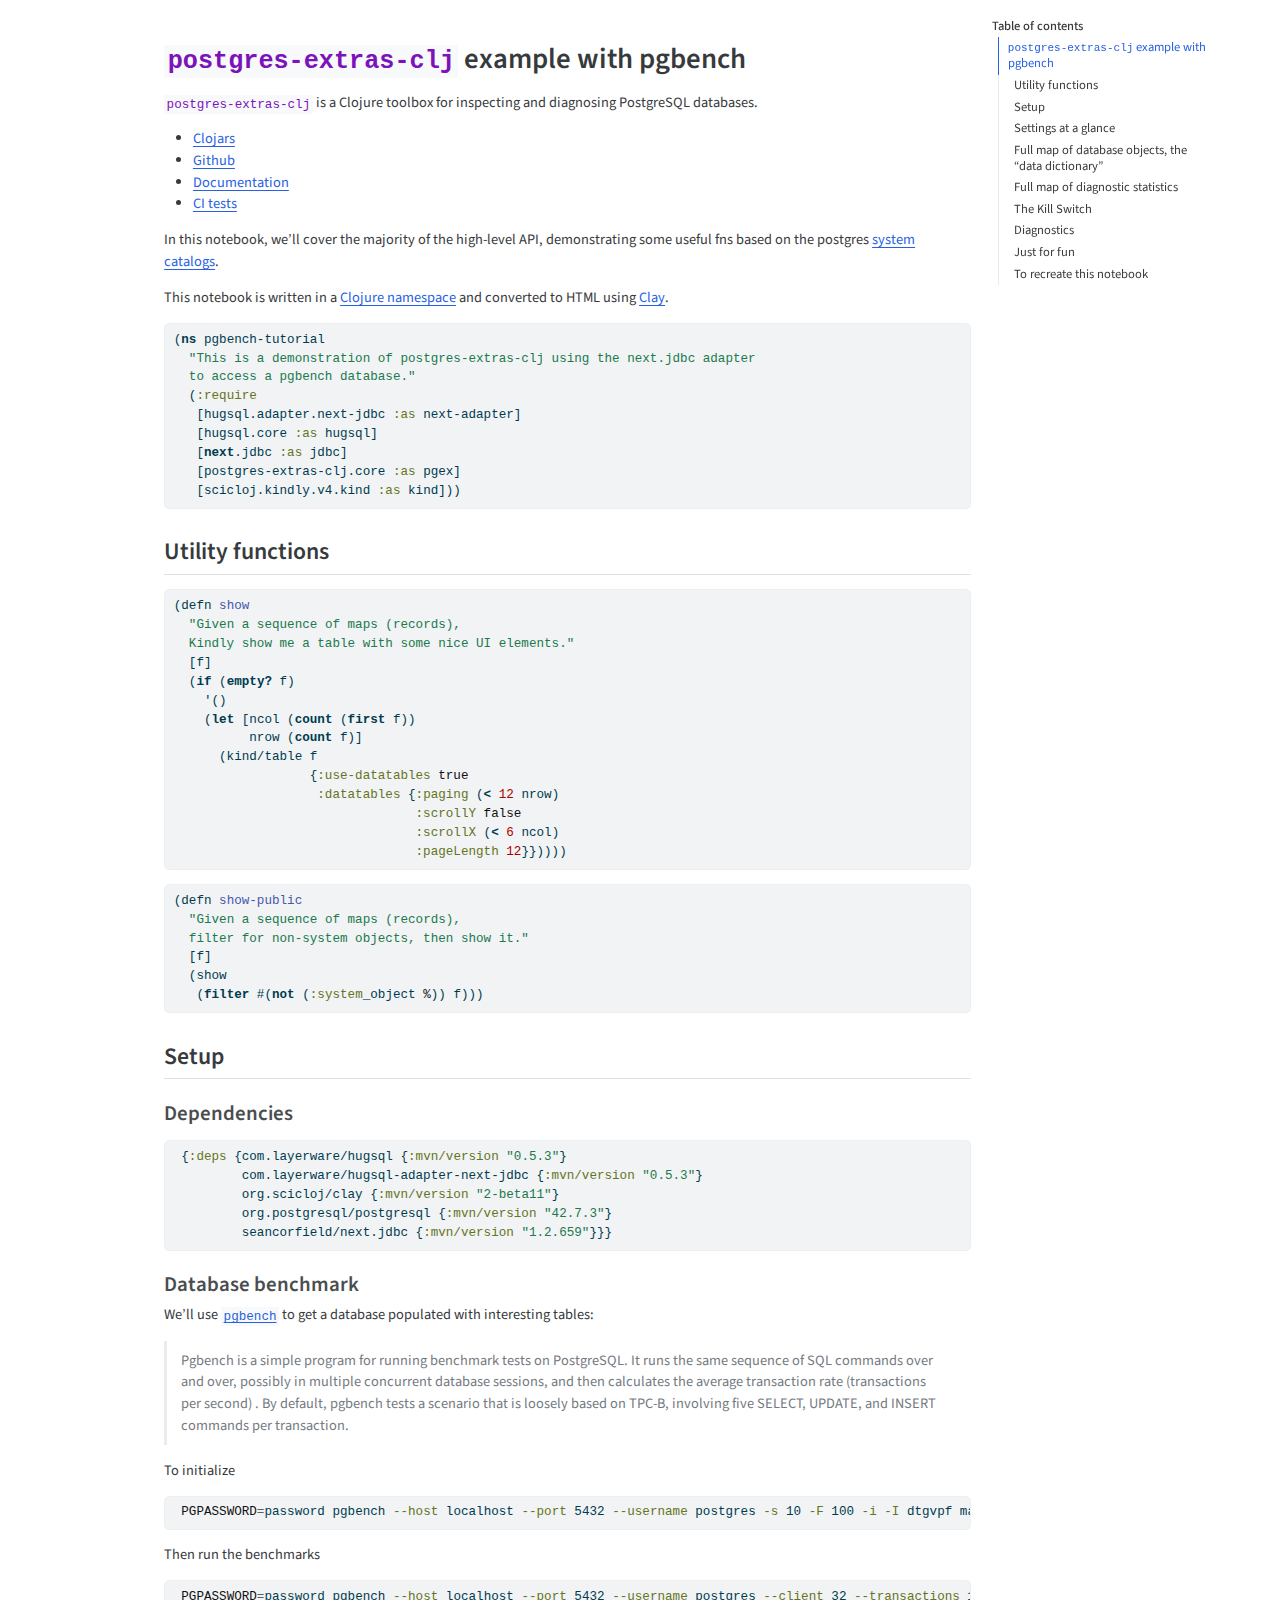
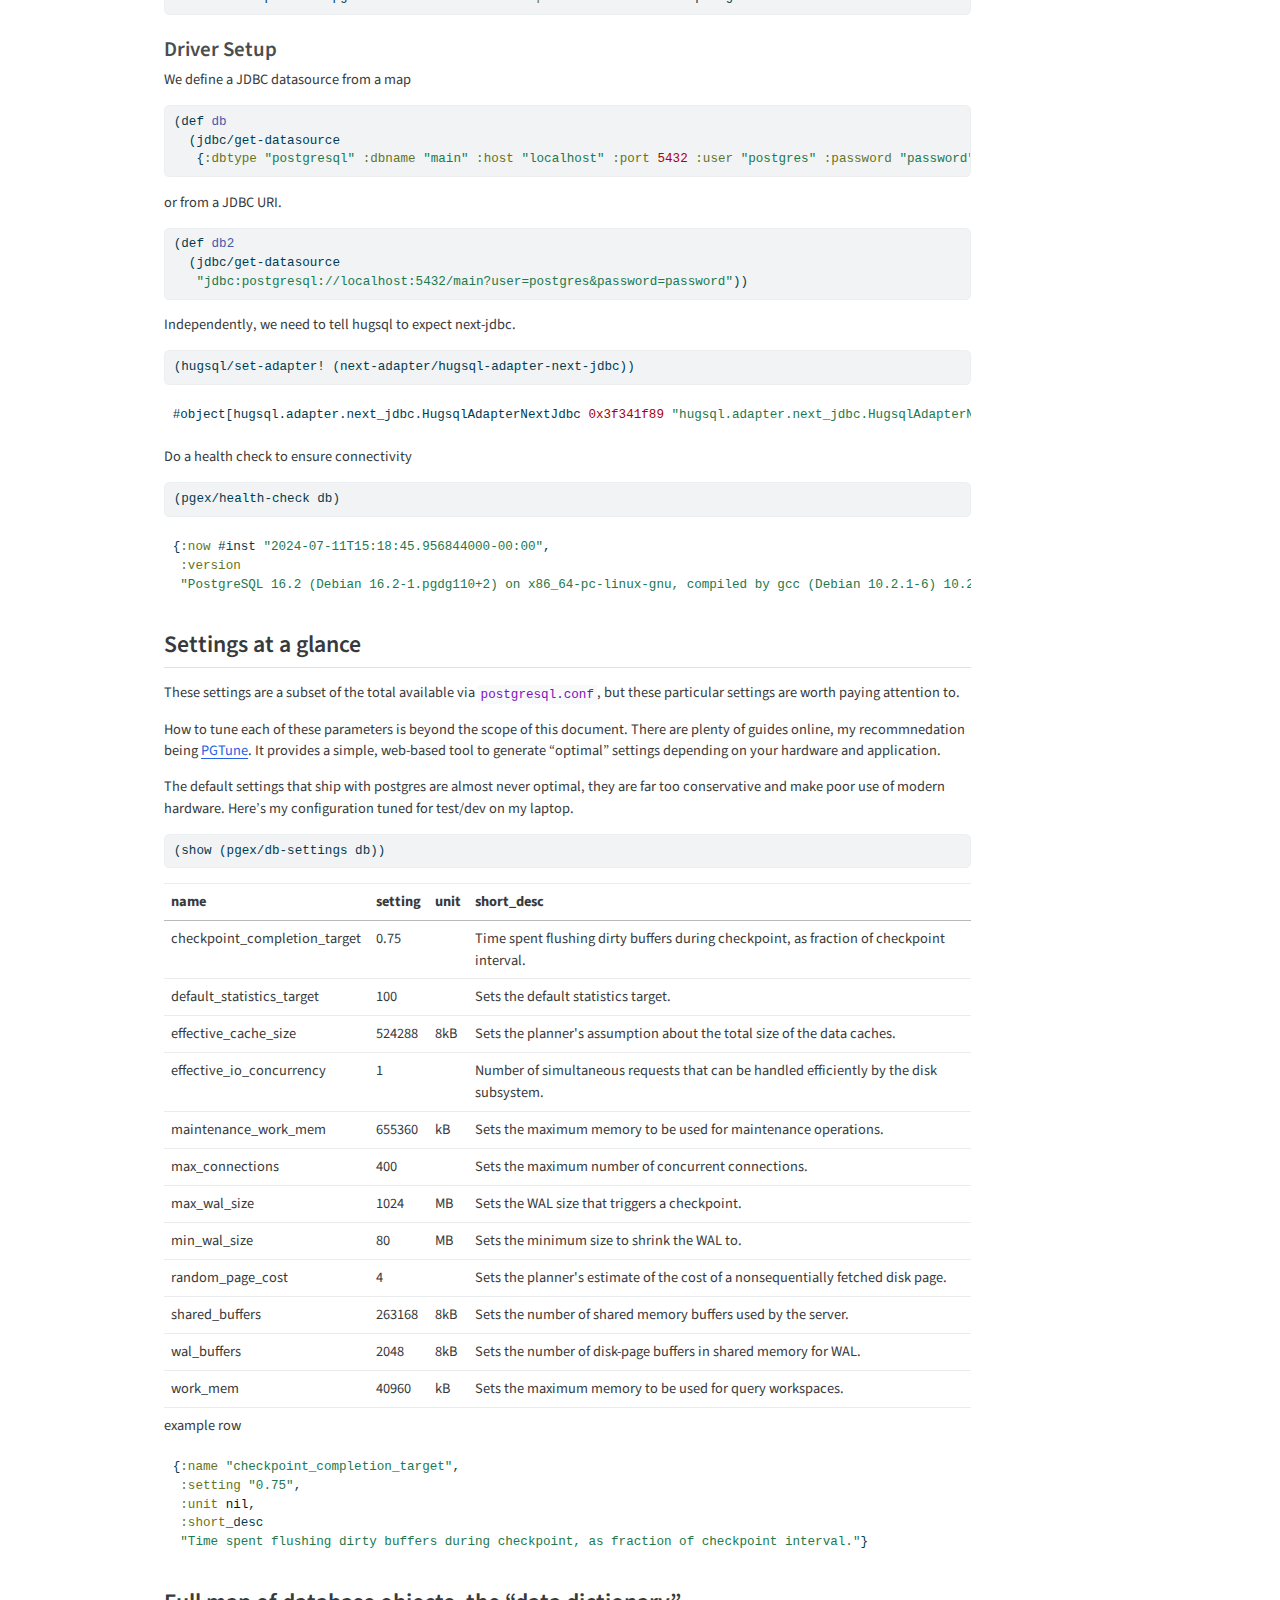
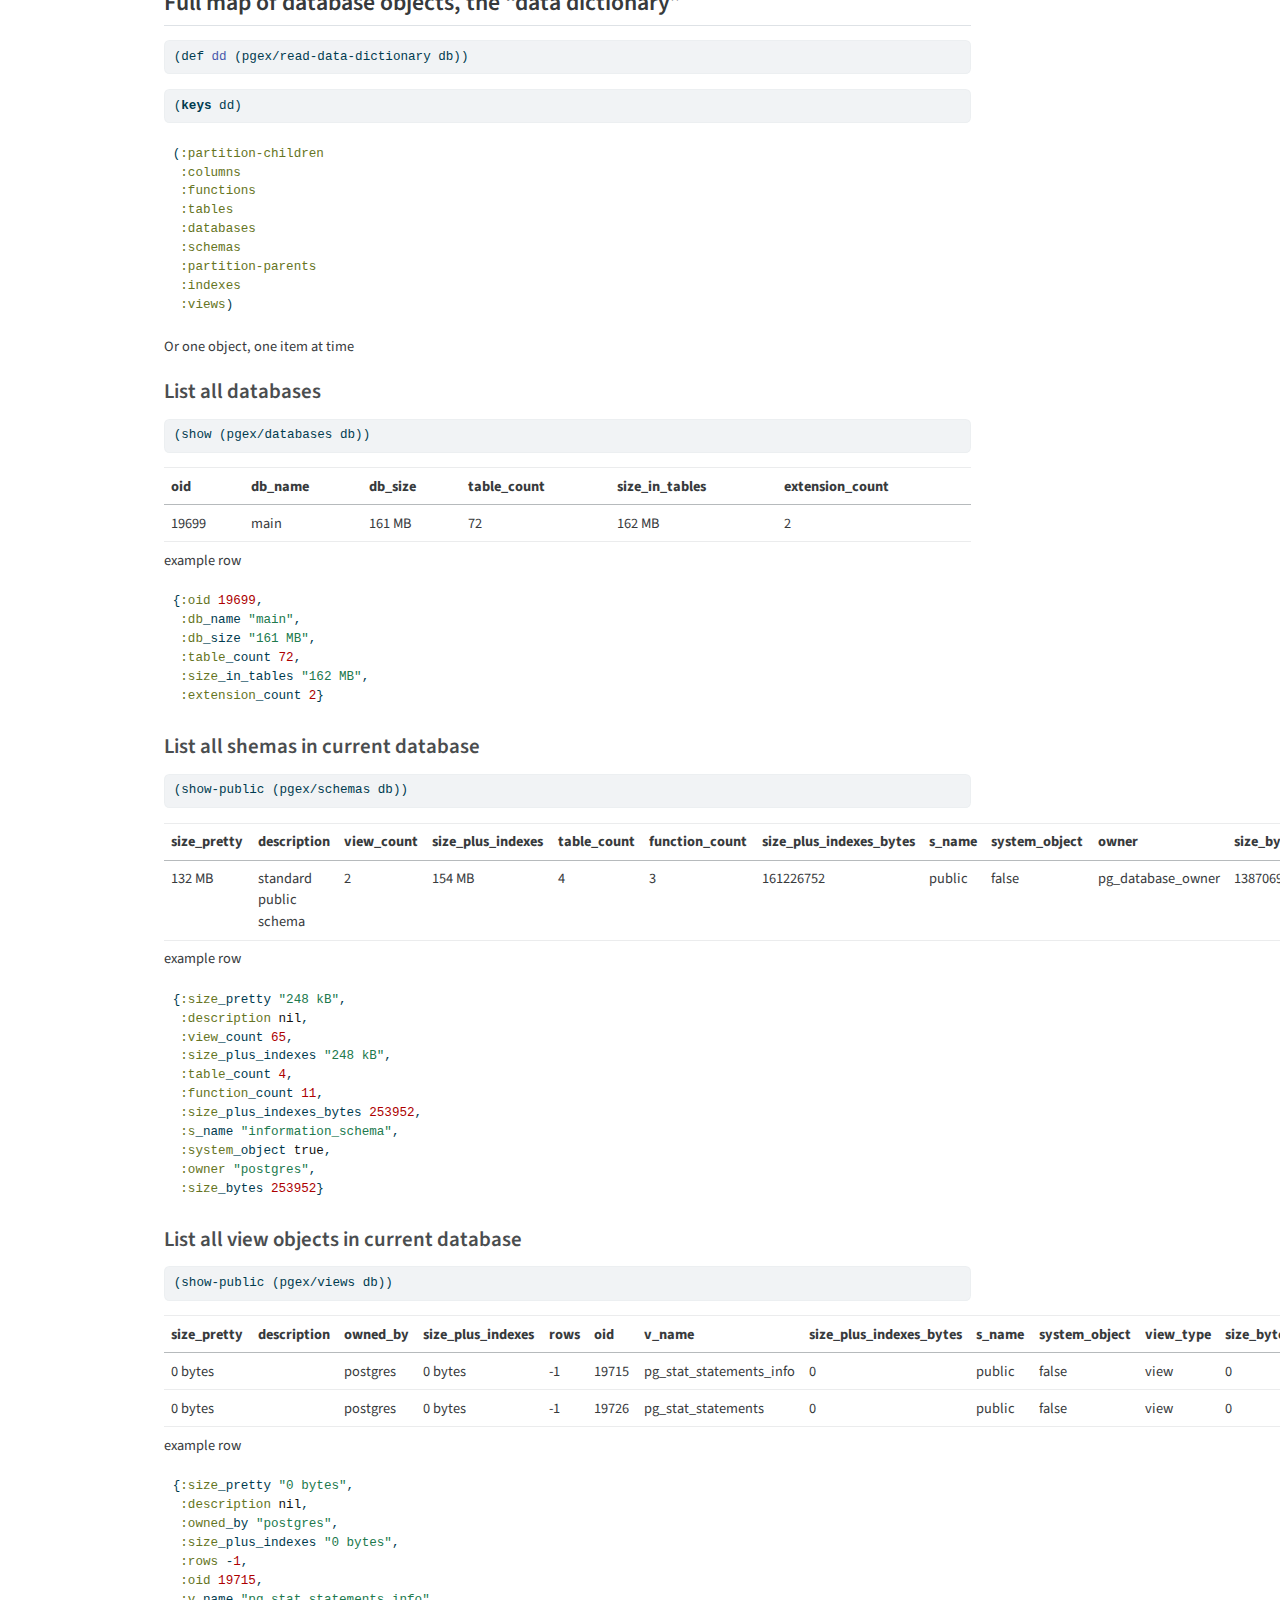
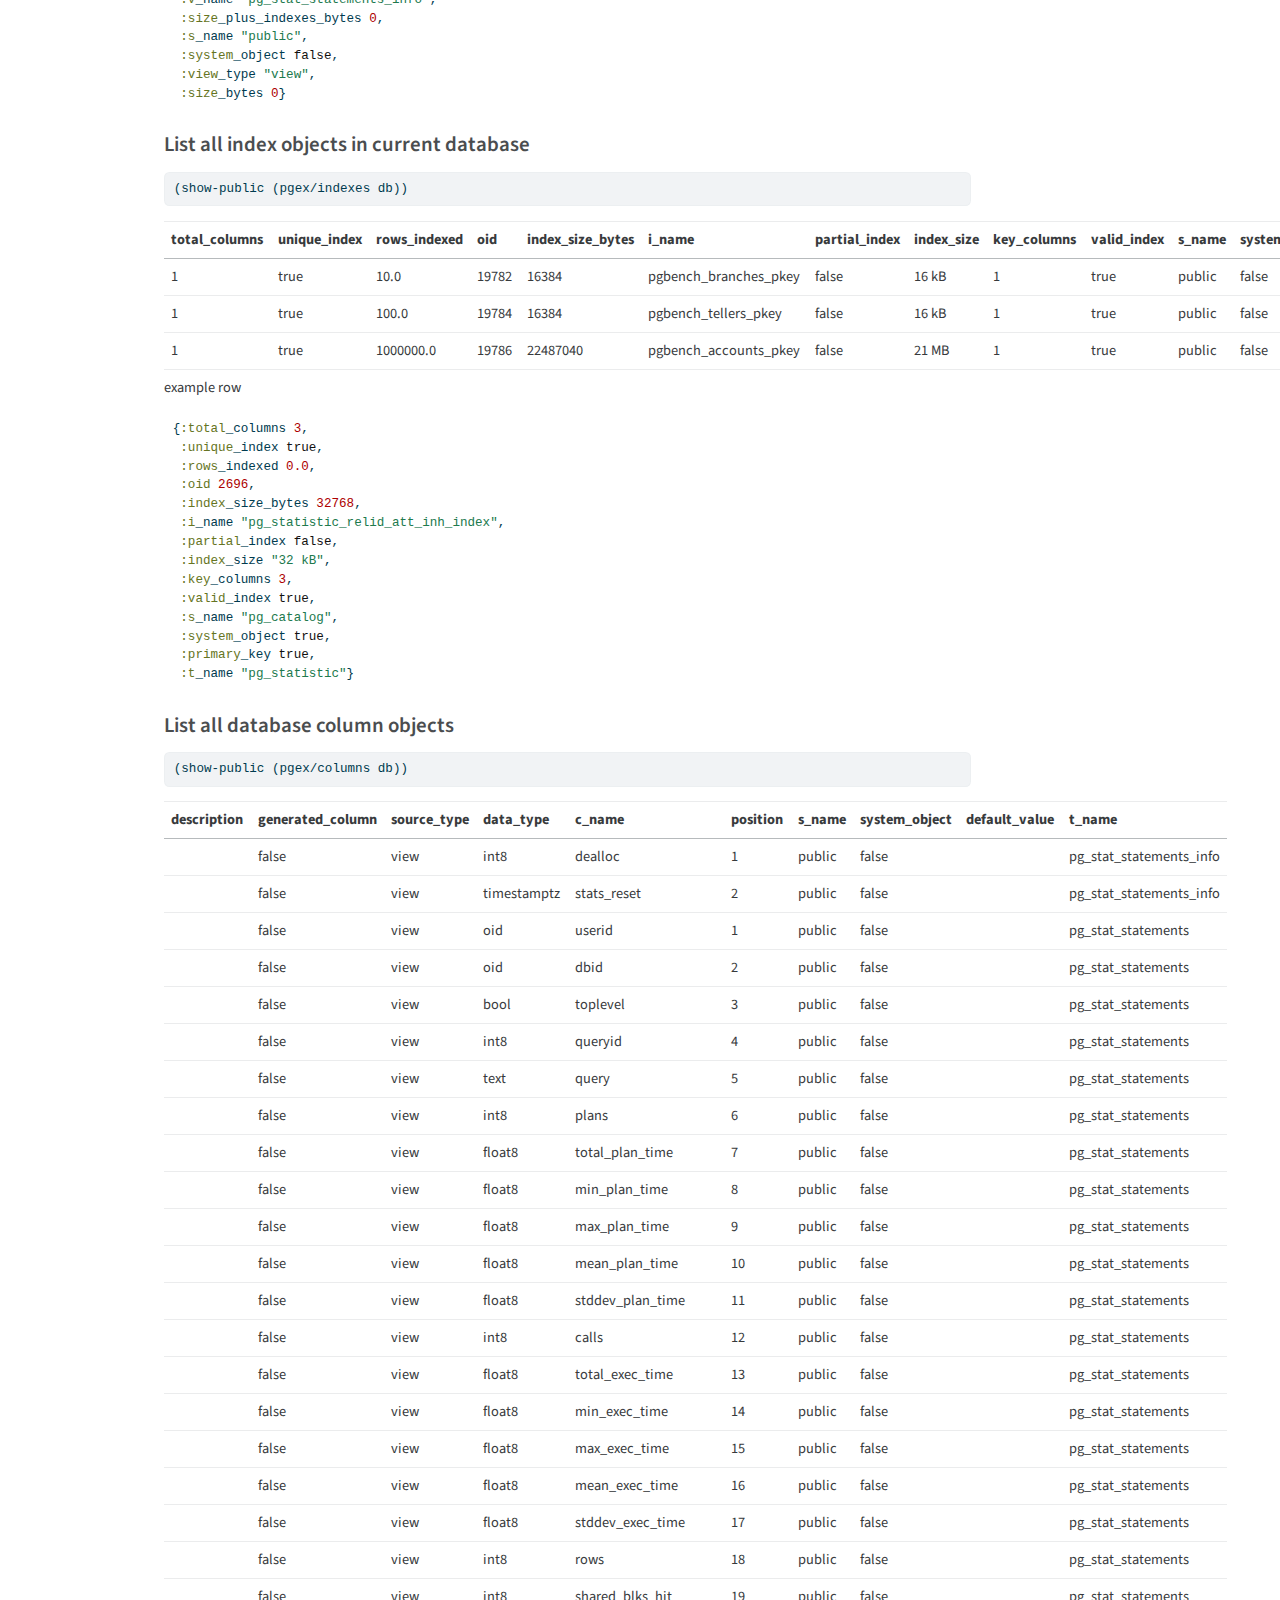
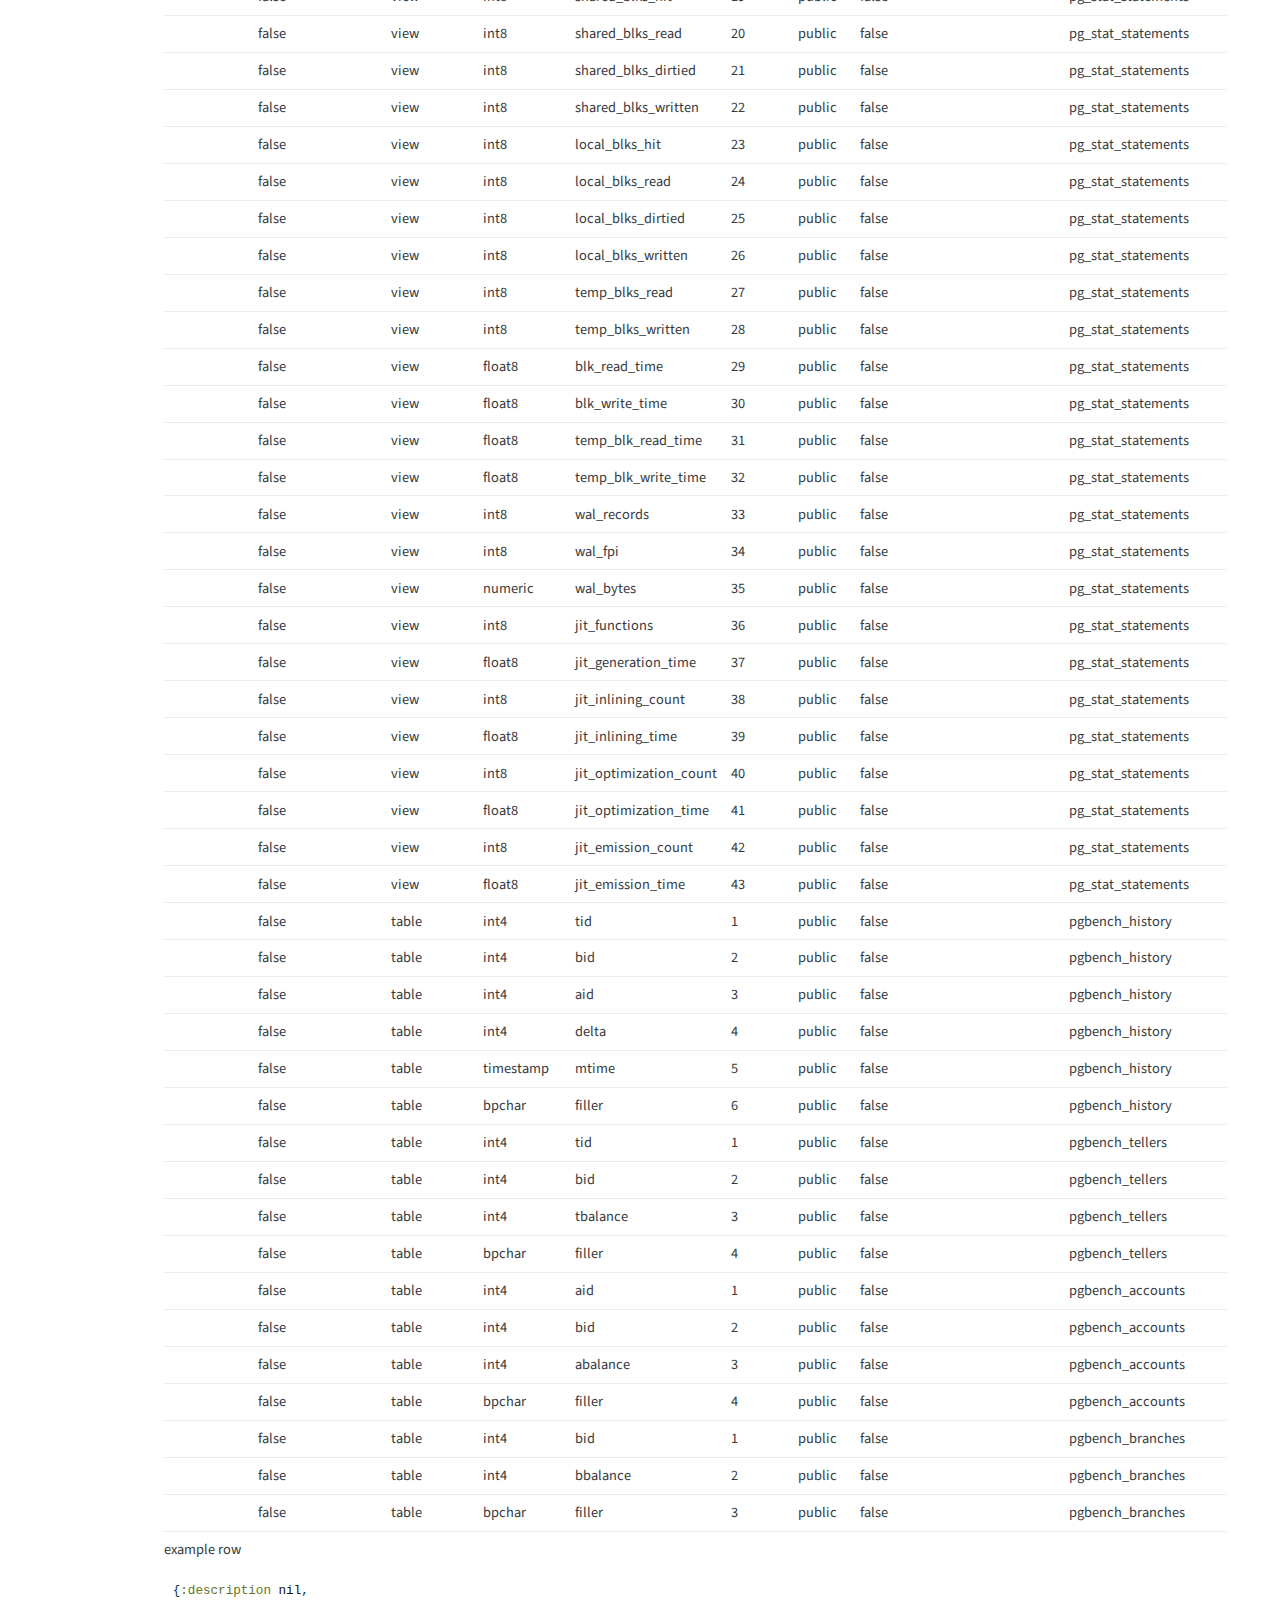
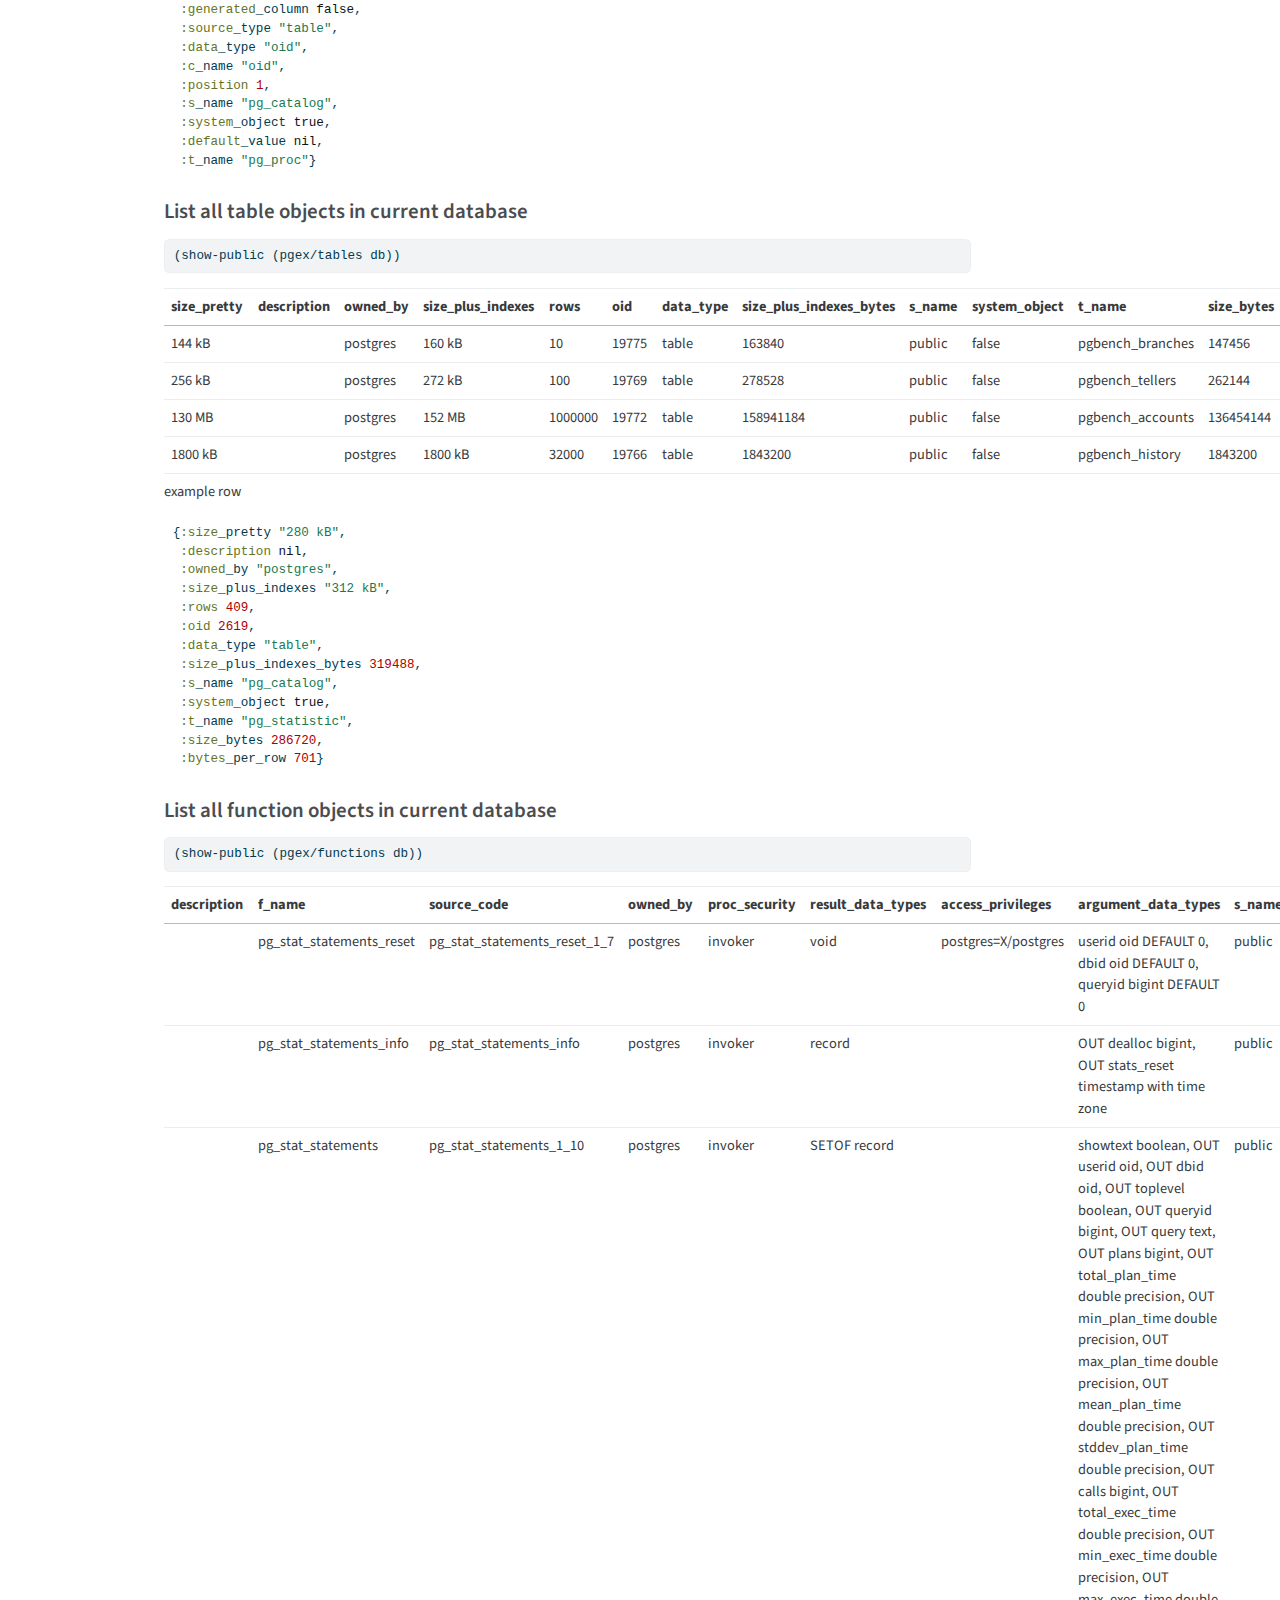
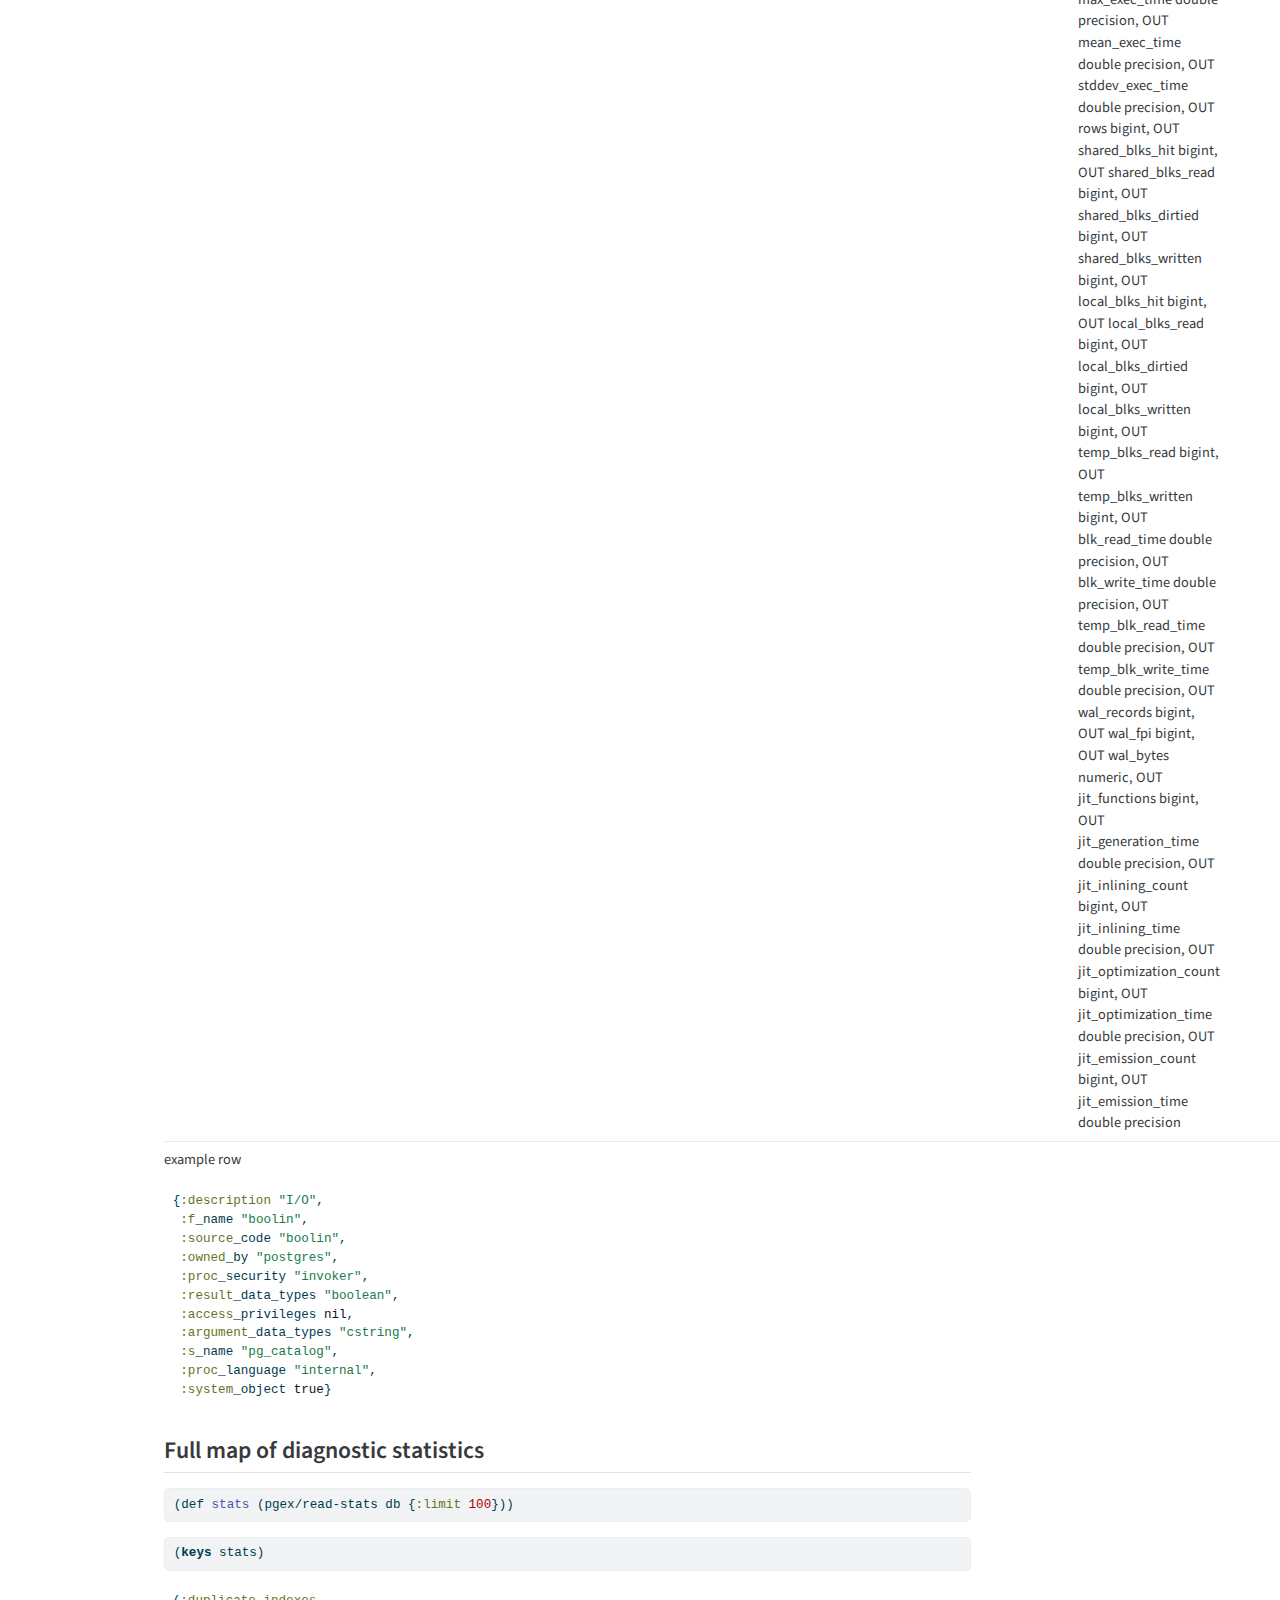
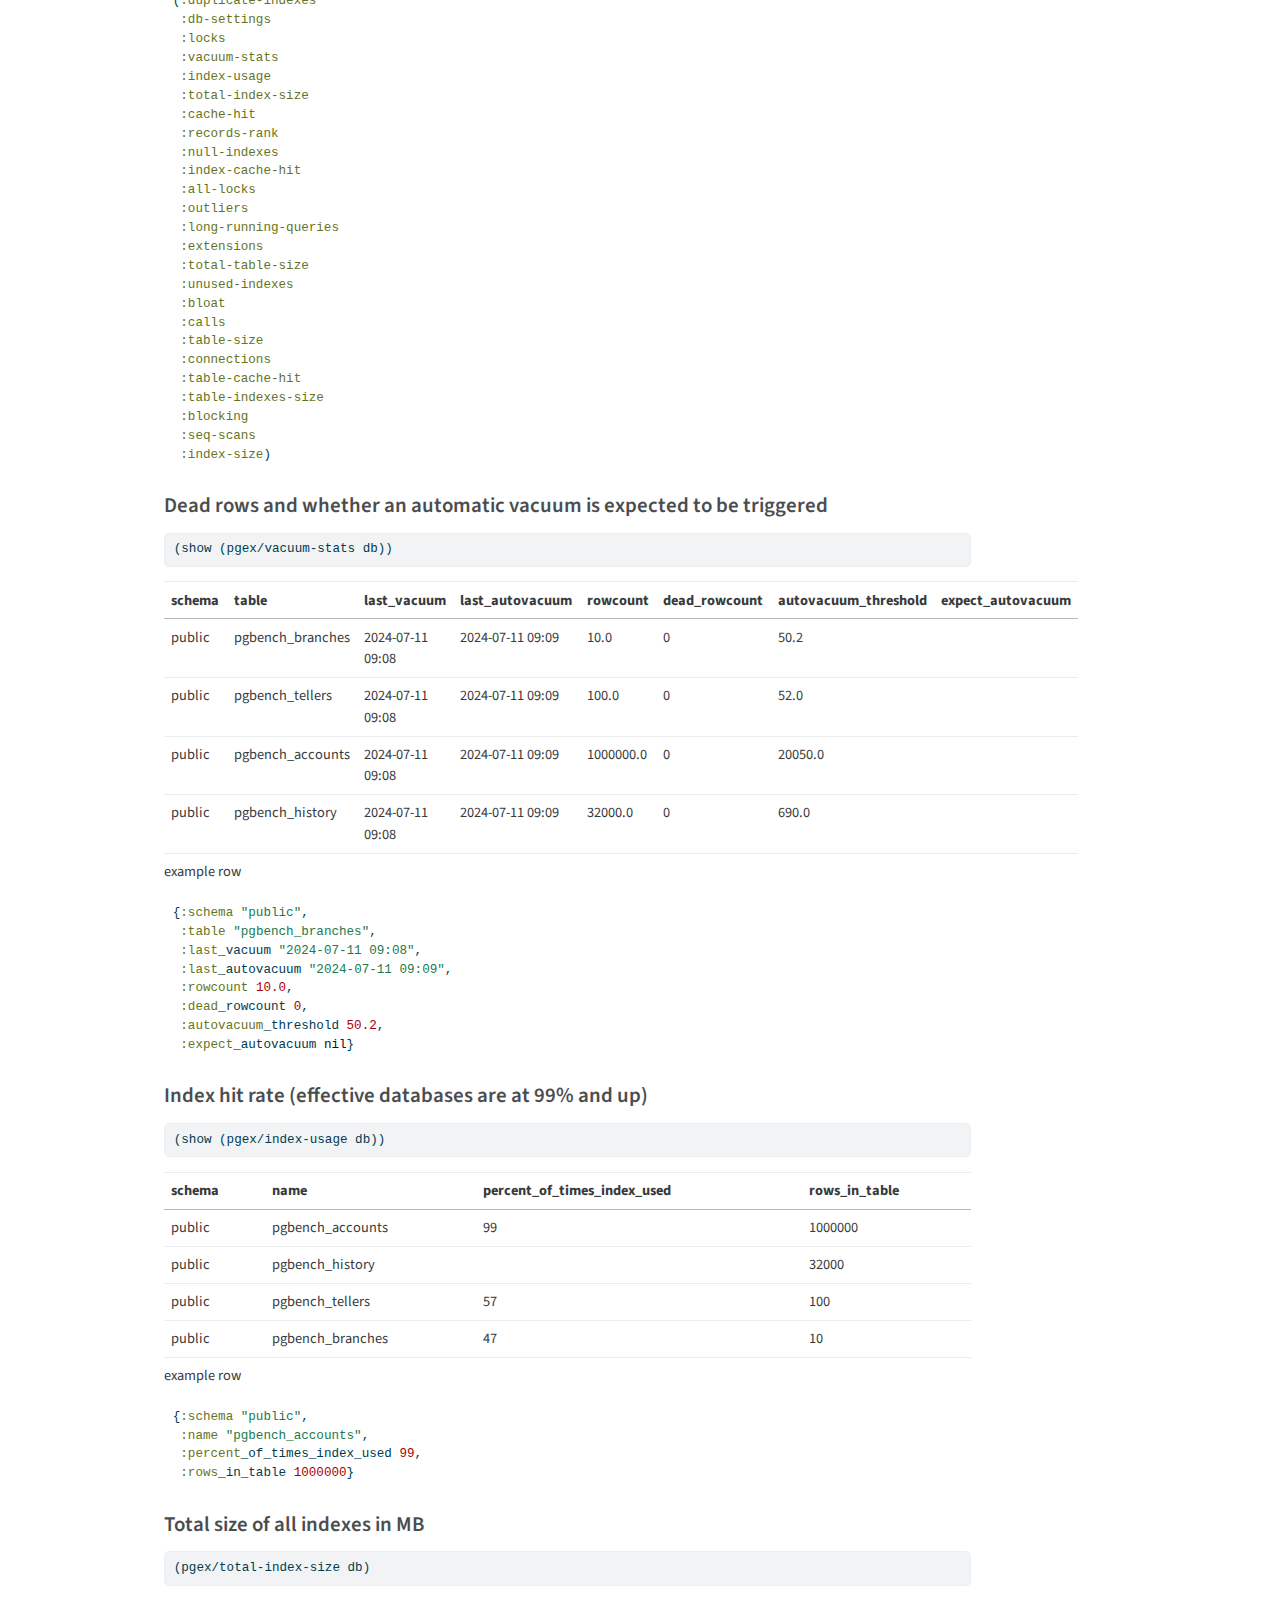
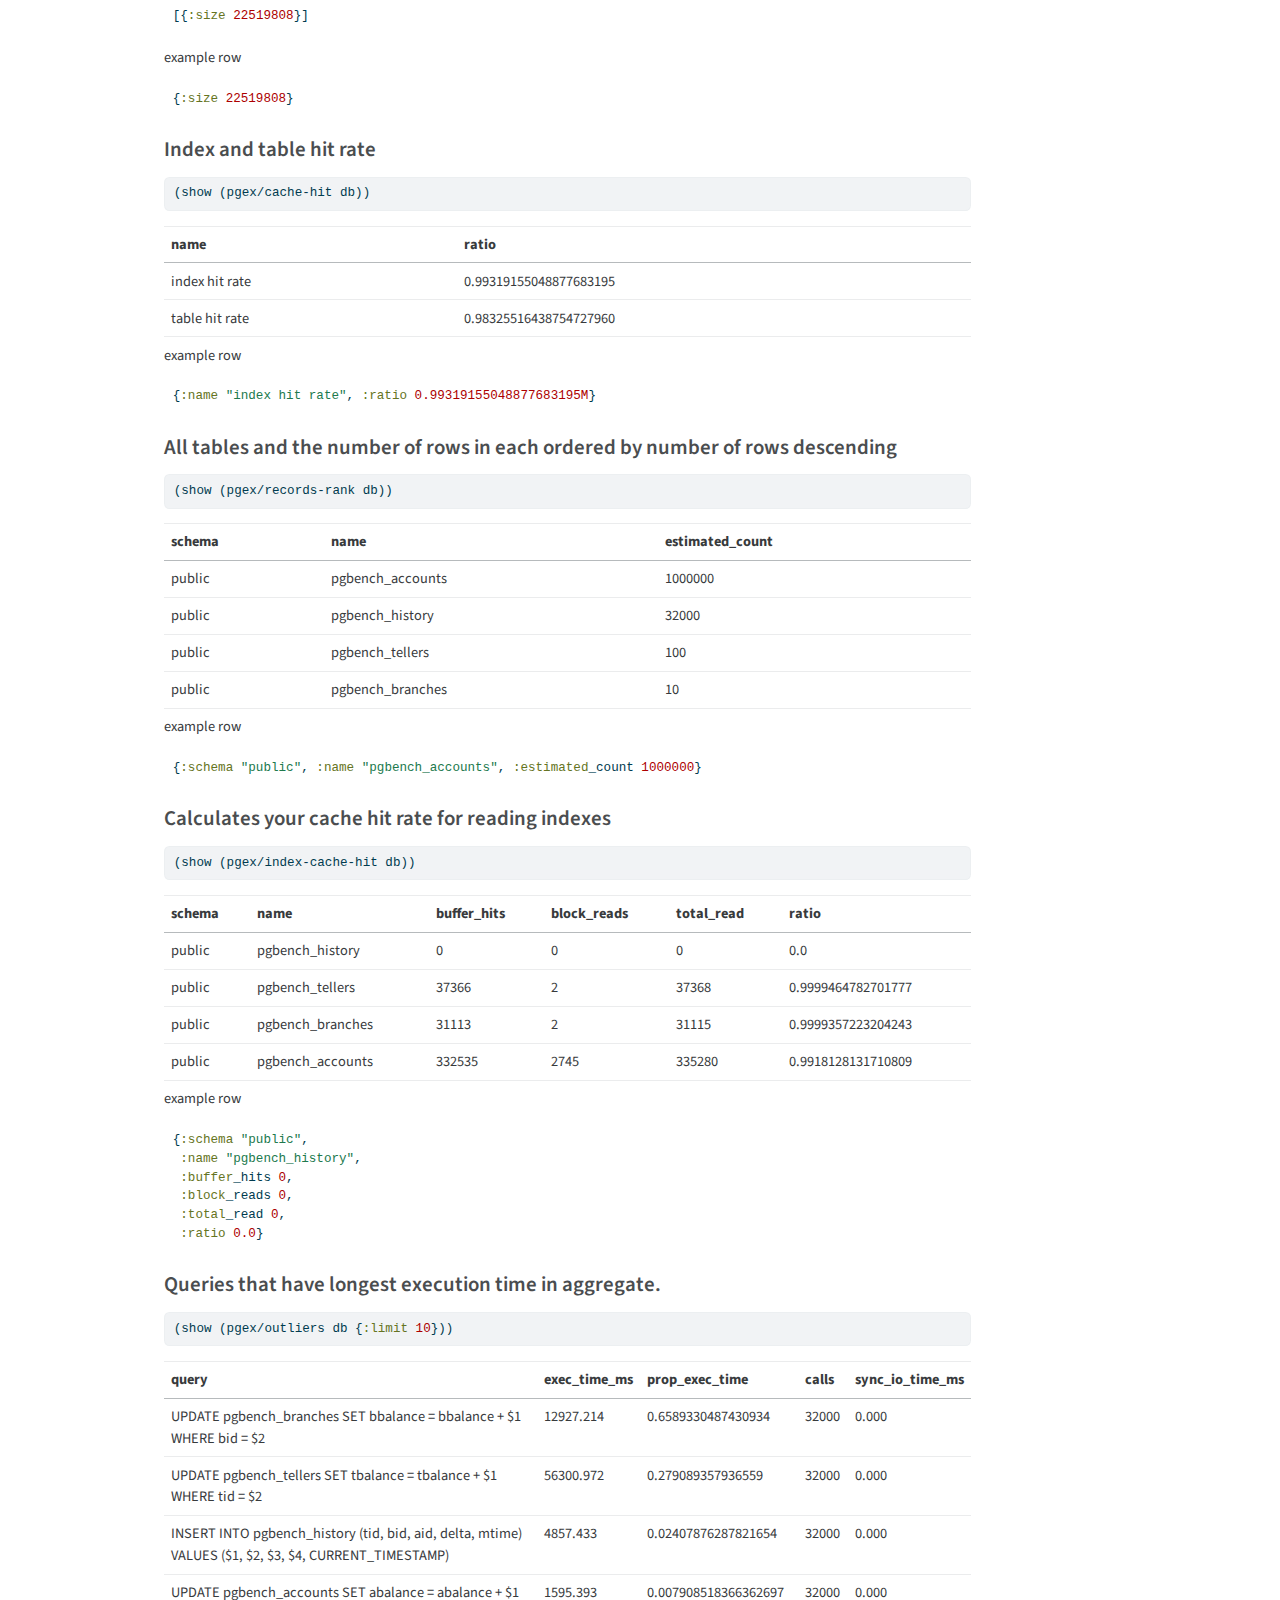
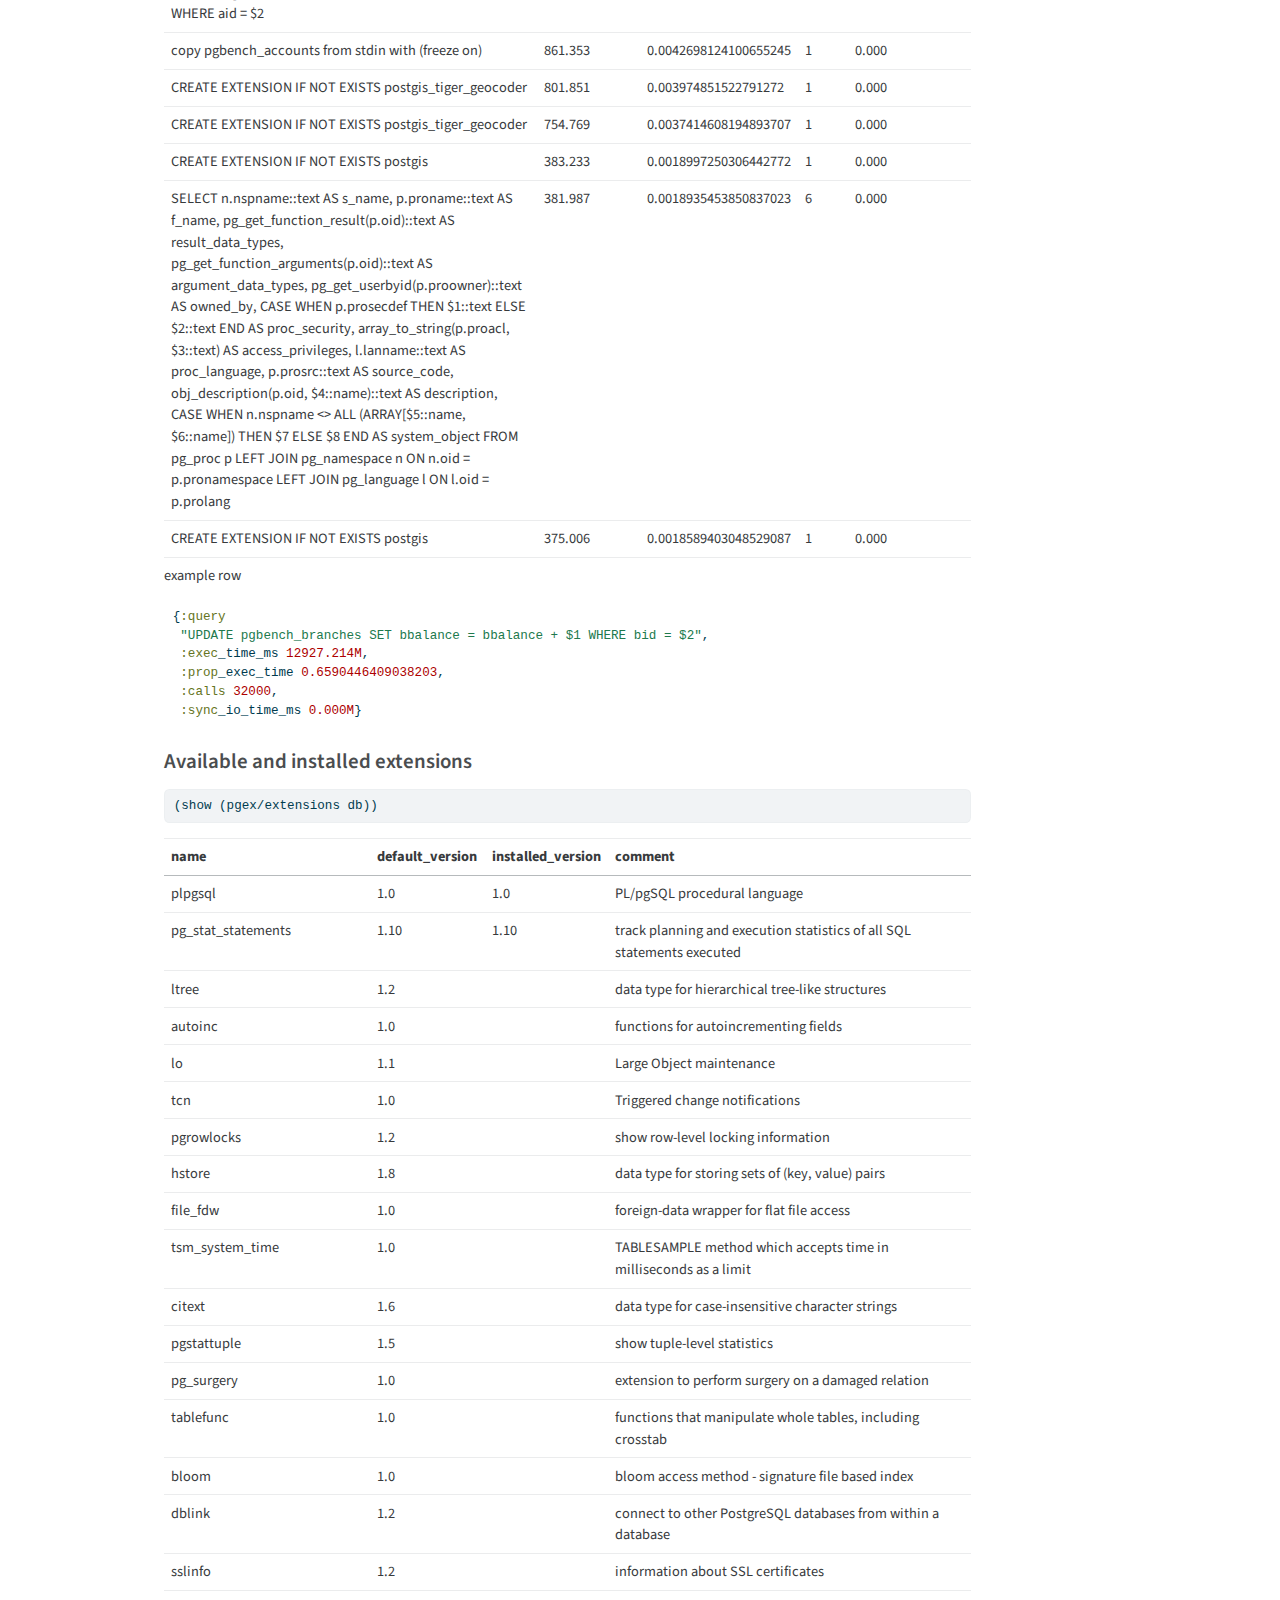
<file: doc/index.html>
<!DOCTYPE html>
<html xmlns="http://www.w3.org/1999/xhtml" lang="en" xml:lang="en"><head>

<meta charset="utf-8">
<meta name="generator" content="quarto-1.5.54">

<meta name="viewport" content="width=device-width, initial-scale=1.0, user-scalable=yes">


<title>pgbench_tutorial</title>
<style>
code{white-space: pre-wrap;}
span.smallcaps{font-variant: small-caps;}
div.columns{display: flex; gap: min(4vw, 1.5em);}
div.column{flex: auto; overflow-x: auto;}
div.hanging-indent{margin-left: 1.5em; text-indent: -1.5em;}
ul.task-list{list-style: none;}
ul.task-list li input[type="checkbox"] {
  width: 0.8em;
  margin: 0 0.8em 0.2em -1em; /* quarto-specific, see https://github.com/quarto-dev/quarto-cli/issues/4556 */ 
  vertical-align: middle;
}
/* CSS for syntax highlighting */
pre > code.sourceCode { white-space: pre; position: relative; }
pre > code.sourceCode > span { line-height: 1.25; }
pre > code.sourceCode > span:empty { height: 1.2em; }
.sourceCode { overflow: visible; }
code.sourceCode > span { color: inherit; text-decoration: inherit; }
div.sourceCode { margin: 1em 0; }
pre.sourceCode { margin: 0; }
@media screen {
div.sourceCode { overflow: auto; }
}
@media print {
pre > code.sourceCode { white-space: pre-wrap; }
pre > code.sourceCode > span { display: inline-block; text-indent: -5em; padding-left: 5em; }
}
pre.numberSource code
  { counter-reset: source-line 0; }
pre.numberSource code > span
  { position: relative; left: -4em; counter-increment: source-line; }
pre.numberSource code > span > a:first-child::before
  { content: counter(source-line);
    position: relative; left: -1em; text-align: right; vertical-align: baseline;
    border: none; display: inline-block;
    -webkit-touch-callout: none; -webkit-user-select: none;
    -khtml-user-select: none; -moz-user-select: none;
    -ms-user-select: none; user-select: none;
    padding: 0 4px; width: 4em;
  }
pre.numberSource { margin-left: 3em;  padding-left: 4px; }
div.sourceCode
  {   }
@media screen {
pre > code.sourceCode > span > a:first-child::before { text-decoration: underline; }
}
</style>


<script src="pgbench_tutorial_files/libs/clipboard/clipboard.min.js"></script>
<script src="pgbench_tutorial_files/libs/quarto-html/quarto.js"></script>
<script src="pgbench_tutorial_files/libs/quarto-html/popper.min.js"></script>
<script src="pgbench_tutorial_files/libs/quarto-html/tippy.umd.min.js"></script>
<script src="pgbench_tutorial_files/libs/quarto-html/anchor.min.js"></script>
<link href="pgbench_tutorial_files/libs/quarto-html/tippy.css" rel="stylesheet">
<link href="pgbench_tutorial_files/libs/quarto-html/quarto-syntax-highlighting.css" rel="stylesheet" id="quarto-text-highlighting-styles">
<script src="pgbench_tutorial_files/libs/bootstrap/bootstrap.min.js"></script>
<link href="pgbench_tutorial_files/libs/bootstrap/bootstrap-icons.css" rel="stylesheet">
<link href="pgbench_tutorial_files/libs/bootstrap/bootstrap.min.css" rel="stylesheet" id="quarto-bootstrap" data-mode="light">
<link rel="icon" href="data:,">


</head>

<body>

<div id="quarto-content" class="page-columns page-rows-contents page-layout-article">
<div id="quarto-margin-sidebar" class="sidebar margin-sidebar">
  <nav id="TOC" role="doc-toc" class="toc-active">
    <h2 id="toc-title">Table of contents</h2>
   
  <ul>
  <li><a href="#postgres-extras-clj-example-with-pgbench" id="toc-postgres-extras-clj-example-with-pgbench" class="nav-link active" data-scroll-target="#postgres-extras-clj-example-with-pgbench"><code>postgres-extras-clj</code> example with pgbench</a>
  <ul>
  <li><a href="#utility-functions" id="toc-utility-functions" class="nav-link" data-scroll-target="#utility-functions">Utility functions</a></li>
  <li><a href="#setup" id="toc-setup" class="nav-link" data-scroll-target="#setup">Setup</a>
  <ul class="collapse">
  <li><a href="#dependencies" id="toc-dependencies" class="nav-link" data-scroll-target="#dependencies">Dependencies</a></li>
  <li><a href="#database-benchmark" id="toc-database-benchmark" class="nav-link" data-scroll-target="#database-benchmark">Database benchmark</a></li>
  <li><a href="#driver-setup" id="toc-driver-setup" class="nav-link" data-scroll-target="#driver-setup">Driver Setup</a></li>
  </ul></li>
  <li><a href="#settings-at-a-glance" id="toc-settings-at-a-glance" class="nav-link" data-scroll-target="#settings-at-a-glance">Settings at a glance</a></li>
  <li><a href="#full-map-of-database-objects-the-data-dictionary" id="toc-full-map-of-database-objects-the-data-dictionary" class="nav-link" data-scroll-target="#full-map-of-database-objects-the-data-dictionary">Full map of database objects, the “data dictionary”</a>
  <ul class="collapse">
  <li><a href="#list-all-databases" id="toc-list-all-databases" class="nav-link" data-scroll-target="#list-all-databases">List all databases</a></li>
  <li><a href="#list-all-shemas-in-current-database" id="toc-list-all-shemas-in-current-database" class="nav-link" data-scroll-target="#list-all-shemas-in-current-database">List all shemas in current database</a></li>
  <li><a href="#list-all-view-objects-in-current-database" id="toc-list-all-view-objects-in-current-database" class="nav-link" data-scroll-target="#list-all-view-objects-in-current-database">List all view objects in current database</a></li>
  <li><a href="#list-all-index-objects-in-current-database" id="toc-list-all-index-objects-in-current-database" class="nav-link" data-scroll-target="#list-all-index-objects-in-current-database">List all index objects in current database</a></li>
  <li><a href="#list-all-database-column-objects" id="toc-list-all-database-column-objects" class="nav-link" data-scroll-target="#list-all-database-column-objects">List all database column objects</a></li>
  <li><a href="#list-all-table-objects-in-current-database" id="toc-list-all-table-objects-in-current-database" class="nav-link" data-scroll-target="#list-all-table-objects-in-current-database">List all table objects in current database</a></li>
  <li><a href="#list-all-function-objects-in-current-database" id="toc-list-all-function-objects-in-current-database" class="nav-link" data-scroll-target="#list-all-function-objects-in-current-database">List all function objects in current database</a></li>
  </ul></li>
  <li><a href="#full-map-of-diagnostic-statistics" id="toc-full-map-of-diagnostic-statistics" class="nav-link" data-scroll-target="#full-map-of-diagnostic-statistics">Full map of diagnostic statistics</a>
  <ul class="collapse">
  <li><a href="#dead-rows-and-whether-an-automatic-vacuum-is-expected-to-be-triggered" id="toc-dead-rows-and-whether-an-automatic-vacuum-is-expected-to-be-triggered" class="nav-link" data-scroll-target="#dead-rows-and-whether-an-automatic-vacuum-is-expected-to-be-triggered">Dead rows and whether an automatic vacuum is expected to be triggered</a></li>
  <li><a href="#index-hit-rate-effective-databases-are-at-99-and-up" id="toc-index-hit-rate-effective-databases-are-at-99-and-up" class="nav-link" data-scroll-target="#index-hit-rate-effective-databases-are-at-99-and-up">Index hit rate (effective databases are at 99% and up)</a></li>
  <li><a href="#total-size-of-all-indexes-in-mb" id="toc-total-size-of-all-indexes-in-mb" class="nav-link" data-scroll-target="#total-size-of-all-indexes-in-mb">Total size of all indexes in MB</a></li>
  <li><a href="#index-and-table-hit-rate" id="toc-index-and-table-hit-rate" class="nav-link" data-scroll-target="#index-and-table-hit-rate">Index and table hit rate</a></li>
  <li><a href="#all-tables-and-the-number-of-rows-in-each-ordered-by-number-of-rows-descending" id="toc-all-tables-and-the-number-of-rows-in-each-ordered-by-number-of-rows-descending" class="nav-link" data-scroll-target="#all-tables-and-the-number-of-rows-in-each-ordered-by-number-of-rows-descending">All tables and the number of rows in each ordered by number of rows descending</a></li>
  <li><a href="#calculates-your-cache-hit-rate-for-reading-indexes" id="toc-calculates-your-cache-hit-rate-for-reading-indexes" class="nav-link" data-scroll-target="#calculates-your-cache-hit-rate-for-reading-indexes">Calculates your cache hit rate for reading indexes</a></li>
  <li><a href="#queries-that-have-longest-execution-time-in-aggregate." id="toc-queries-that-have-longest-execution-time-in-aggregate." class="nav-link" data-scroll-target="#queries-that-have-longest-execution-time-in-aggregate.">Queries that have longest execution time in aggregate.</a></li>
  <li><a href="#available-and-installed-extensions" id="toc-available-and-installed-extensions" class="nav-link" data-scroll-target="#available-and-installed-extensions">Available and installed extensions</a></li>
  <li><a href="#size-of-the-tables-including-indexes-descending-by-size" id="toc-size-of-the-tables-including-indexes-descending-by-size" class="nav-link" data-scroll-target="#size-of-the-tables-including-indexes-descending-by-size">Size of the tables (including indexes), descending by size</a></li>
  <li><a href="#table-and-index-bloat-in-your-database-ordered-by-most-wasteful" id="toc-table-and-index-bloat-in-your-database-ordered-by-most-wasteful" class="nav-link" data-scroll-target="#table-and-index-bloat-in-your-database-ordered-by-most-wasteful">Table and index bloat in your database ordered by most wasteful</a></li>
  <li><a href="#queries-that-have-the-highest-frequency-of-execution" id="toc-queries-that-have-the-highest-frequency-of-execution" class="nav-link" data-scroll-target="#queries-that-have-the-highest-frequency-of-execution">Queries that have the highest frequency of execution</a></li>
  <li><a href="#size-of-the-tables-excluding-indexes-descending-by-size" id="toc-size-of-the-tables-excluding-indexes-descending-by-size" class="nav-link" data-scroll-target="#size-of-the-tables-excluding-indexes-descending-by-size">Size of the tables (excluding indexes), descending by size</a></li>
  <li><a href="#returns-the-list-of-all-active-database-connections" id="toc-returns-the-list-of-all-active-database-connections" class="nav-link" data-scroll-target="#returns-the-list-of-all-active-database-connections">Returns the list of all active database connections</a></li>
  <li><a href="#calculates-your-cache-hit-rate-for-reading-tables" id="toc-calculates-your-cache-hit-rate-for-reading-tables" class="nav-link" data-scroll-target="#calculates-your-cache-hit-rate-for-reading-tables">Calculates your cache hit rate for reading tables</a></li>
  <li><a href="#total-size-of-all-the-indexes-on-each-table-descending-by-size" id="toc-total-size-of-all-the-indexes-on-each-table-descending-by-size" class="nav-link" data-scroll-target="#total-size-of-all-the-indexes-on-each-table-descending-by-size">Total size of all the indexes on each table, descending by size</a></li>
  <li><a href="#count-of-sequential-scans-by-table-descending-by-order" id="toc-count-of-sequential-scans-by-table-descending-by-order" class="nav-link" data-scroll-target="#count-of-sequential-scans-by-table-descending-by-order">Count of sequential scans by table descending by order</a></li>
  <li><a href="#the-size-of-indexes-descending-by-size" id="toc-the-size-of-indexes-descending-by-size" class="nav-link" data-scroll-target="#the-size-of-indexes-descending-by-size">The size of indexes, descending by size</a></li>
  </ul></li>
  <li><a href="#the-kill-switch" id="toc-the-kill-switch" class="nav-link" data-scroll-target="#the-kill-switch">The Kill Switch</a></li>
  <li><a href="#diagnostics" id="toc-diagnostics" class="nav-link" data-scroll-target="#diagnostics">Diagnostics</a></li>
  <li><a href="#just-for-fun" id="toc-just-for-fun" class="nav-link" data-scroll-target="#just-for-fun">Just for fun</a></li>
  <li><a href="#to-recreate-this-notebook" id="toc-to-recreate-this-notebook" class="nav-link" data-scroll-target="#to-recreate-this-notebook">To recreate this notebook</a></li>
  </ul></li>
  </ul>
</nav>
</div>
<main class="content" id="quarto-document-content">




<style></style>
<style>.printedClojure .sourceCode {
  background-color: transparent;
  border-style: none;
}
</style>
<style>.clay-limit-image-width .clay-image {max-width: 100%}
</style>
<script src="pgbench_tutorial_files/md-default0.js" type="text/javascript"></script>
<script src="pgbench_tutorial_files/md-default1.js" type="text/javascript"></script>
<script src="https://cdn.datatables.net/1.13.6/js/jquery.dataTables.min.js" type="text/javascript"></script>
<p><link href="https://cdn.datatables.net/1.13.6/css/jquery.dataTables.min.css" rel="stylesheet" type="text/css"></p>
<section id="postgres-extras-clj-example-with-pgbench" class="level1">
<h1><code>postgres-extras-clj</code> example with pgbench</h1>
<p><code>postgres-extras-clj</code> is a Clojure toolbox for inspecting and diagnosing PostgreSQL databases.</p>
<ul>
<li><a href="https://clojars.org/com.github.perrygeo/postgres-extras-clj">Clojars</a></li>
<li><a href="https://github.com/perrygeo/postgres-extras-clj">Github</a></li>
<li><a href="https://cljdoc.org/d/com.github.perrygeo/postgres-extras-clj/">Documentation</a></li>
<li><a href="https://github.com/perrygeo/postgres-extras-clj/actions/workflows/test.yml">CI tests</a></li>
</ul>
<p>In this notebook, we’ll cover the majority of the high-level API, demonstrating some useful fns based on the postgres <a href="https://www.postgresql.org/docs/current/catalogs.html">system catalogs</a>.</p>
<p>This notebook is written in a <a href="https://github.com/perrygeo/postgres-extras-clj/blob/main/examples/pgbench_tutorial.clj">Clojure namespace</a> and converted to HTML using <a href="https://scicloj.github.io/clay/#api">Clay</a>.</p>
<div class="sourceClojure">
<div class="sourceCode" id="cb1"><pre class="sourceCode clojure code-with-copy"><code class="sourceCode clojure"><span id="cb1-1"><a href="#cb1-1" aria-hidden="true" tabindex="-1"></a>(<span class="kw">ns</span> pgbench-tutorial</span>
<span id="cb1-2"><a href="#cb1-2" aria-hidden="true" tabindex="-1"></a>  <span class="st">"This is a demonstration of postgres-extras-clj using the next.jdbc adapter</span></span>
<span id="cb1-3"><a href="#cb1-3" aria-hidden="true" tabindex="-1"></a><span class="st">  to access a pgbench database."</span></span>
<span id="cb1-4"><a href="#cb1-4" aria-hidden="true" tabindex="-1"></a>  (<span class="at">:require</span></span>
<span id="cb1-5"><a href="#cb1-5" aria-hidden="true" tabindex="-1"></a>   [hugsql.adapter.next-jdbc <span class="at">:as</span> next-adapter]</span>
<span id="cb1-6"><a href="#cb1-6" aria-hidden="true" tabindex="-1"></a>   [hugsql.core <span class="at">:as</span> hugsql]</span>
<span id="cb1-7"><a href="#cb1-7" aria-hidden="true" tabindex="-1"></a>   [<span class="kw">next</span>.jdbc <span class="at">:as</span> jdbc]</span>
<span id="cb1-8"><a href="#cb1-8" aria-hidden="true" tabindex="-1"></a>   [postgres-extras-clj.core <span class="at">:as</span> pgex]</span>
<span id="cb1-9"><a href="#cb1-9" aria-hidden="true" tabindex="-1"></a>   [scicloj.kindly.v4.kind <span class="at">:as</span> kind]))</span></code><button title="Copy to Clipboard" class="code-copy-button"><i class="bi"></i></button></pre></div>
</div>
<section id="utility-functions" class="level2">
<h2 class="anchored" data-anchor-id="utility-functions">Utility functions</h2>
<div class="sourceClojure">
<div class="sourceCode" id="cb2"><pre class="sourceCode clojure code-with-copy"><code class="sourceCode clojure"><span id="cb2-1"><a href="#cb2-1" aria-hidden="true" tabindex="-1"></a>(<span class="bu">defn</span><span class="fu"> show</span></span>
<span id="cb2-2"><a href="#cb2-2" aria-hidden="true" tabindex="-1"></a>  <span class="st">"Given a sequence of maps (records),</span></span>
<span id="cb2-3"><a href="#cb2-3" aria-hidden="true" tabindex="-1"></a><span class="st">  Kindly show me a table with some nice UI elements."</span></span>
<span id="cb2-4"><a href="#cb2-4" aria-hidden="true" tabindex="-1"></a>  [f]</span>
<span id="cb2-5"><a href="#cb2-5" aria-hidden="true" tabindex="-1"></a>  (<span class="kw">if</span> (<span class="kw">empty?</span> f)</span>
<span id="cb2-6"><a href="#cb2-6" aria-hidden="true" tabindex="-1"></a>    '()</span>
<span id="cb2-7"><a href="#cb2-7" aria-hidden="true" tabindex="-1"></a>    (<span class="kw">let</span> [ncol (<span class="kw">count</span> (<span class="kw">first</span> f))</span>
<span id="cb2-8"><a href="#cb2-8" aria-hidden="true" tabindex="-1"></a>          nrow (<span class="kw">count</span> f)]</span>
<span id="cb2-9"><a href="#cb2-9" aria-hidden="true" tabindex="-1"></a>      (kind/table f</span>
<span id="cb2-10"><a href="#cb2-10" aria-hidden="true" tabindex="-1"></a>                  {<span class="at">:use-datatables</span> <span class="va">true</span></span>
<span id="cb2-11"><a href="#cb2-11" aria-hidden="true" tabindex="-1"></a>                   <span class="at">:datatables</span> {<span class="at">:paging</span> (<span class="kw">&lt;</span> <span class="dv">12</span> nrow)</span>
<span id="cb2-12"><a href="#cb2-12" aria-hidden="true" tabindex="-1"></a>                                <span class="at">:scrollY</span> <span class="va">false</span></span>
<span id="cb2-13"><a href="#cb2-13" aria-hidden="true" tabindex="-1"></a>                                <span class="at">:scrollX</span> (<span class="kw">&lt;</span> <span class="dv">6</span> ncol)</span>
<span id="cb2-14"><a href="#cb2-14" aria-hidden="true" tabindex="-1"></a>                                <span class="at">:pageLength</span> <span class="dv">12</span>}}))))</span></code><button title="Copy to Clipboard" class="code-copy-button"><i class="bi"></i></button></pre></div>
</div>
<div class="sourceClojure">
<div class="sourceCode" id="cb3"><pre class="sourceCode clojure code-with-copy"><code class="sourceCode clojure"><span id="cb3-1"><a href="#cb3-1" aria-hidden="true" tabindex="-1"></a>(<span class="bu">defn</span><span class="fu"> show-public</span></span>
<span id="cb3-2"><a href="#cb3-2" aria-hidden="true" tabindex="-1"></a>  <span class="st">"Given a sequence of maps (records), </span></span>
<span id="cb3-3"><a href="#cb3-3" aria-hidden="true" tabindex="-1"></a><span class="st">  filter for non-system objects, then show it."</span></span>
<span id="cb3-4"><a href="#cb3-4" aria-hidden="true" tabindex="-1"></a>  [f]</span>
<span id="cb3-5"><a href="#cb3-5" aria-hidden="true" tabindex="-1"></a>  (show</span>
<span id="cb3-6"><a href="#cb3-6" aria-hidden="true" tabindex="-1"></a>   (<span class="kw">filter</span> #(<span class="kw">not</span> (<span class="at">:system</span>_object <span class="va">%</span>)) f)))</span></code><button title="Copy to Clipboard" class="code-copy-button"><i class="bi"></i></button></pre></div>
</div>
</section>
<section id="setup" class="level2">
<h2 class="anchored" data-anchor-id="setup">Setup</h2>
<section id="dependencies" class="level3">
<h3 class="anchored" data-anchor-id="dependencies">Dependencies</h3>
<div class="sourceCode" id="cb4"><pre class="sourceCode clojure code-with-copy"><code class="sourceCode clojure"><span id="cb4-1"><a href="#cb4-1" aria-hidden="true" tabindex="-1"></a> {<span class="at">:deps</span> {com.layerware/hugsql {<span class="at">:mvn/version</span> <span class="st">"0.5.3"</span>}</span>
<span id="cb4-2"><a href="#cb4-2" aria-hidden="true" tabindex="-1"></a>         com.layerware/hugsql-adapter-next-jdbc {<span class="at">:mvn/version</span> <span class="st">"0.5.3"</span>}</span>
<span id="cb4-3"><a href="#cb4-3" aria-hidden="true" tabindex="-1"></a>         org.scicloj/clay {<span class="at">:mvn/version</span> <span class="st">"2-beta11"</span>}</span>
<span id="cb4-4"><a href="#cb4-4" aria-hidden="true" tabindex="-1"></a>         org.postgresql/postgresql {<span class="at">:mvn/version</span> <span class="st">"42.7.3"</span>}</span>
<span id="cb4-5"><a href="#cb4-5" aria-hidden="true" tabindex="-1"></a>         seancorfield/next.jdbc {<span class="at">:mvn/version</span> <span class="st">"1.2.659"</span>}}}</span></code><button title="Copy to Clipboard" class="code-copy-button"><i class="bi"></i></button></pre></div>
</section>
<section id="database-benchmark" class="level3">
<h3 class="anchored" data-anchor-id="database-benchmark">Database benchmark</h3>
<p>We’ll use <a href="https://www.postgresql.org/docs/current/pgbench.html"><code>pgbench</code></a> to get a database populated with interesting tables:</p>
<blockquote class="blockquote">
<p>Pgbench is a simple program for running benchmark tests on PostgreSQL. It runs the same sequence of SQL commands over and over, possibly in multiple concurrent database sessions, and then calculates the average transaction rate (transactions per second) . By default, pgbench tests a scenario that is loosely based on TPC-B, involving five SELECT, UPDATE, and INSERT commands per transaction.</p>
</blockquote>
<p>To initialize</p>
<div class="sourceCode" id="cb5"><pre class="sourceCode bash code-with-copy"><code class="sourceCode bash"><span id="cb5-1"><a href="#cb5-1" aria-hidden="true" tabindex="-1"></a> <span class="va">PGPASSWORD</span><span class="op">=</span>password <span class="ex">pgbench</span> <span class="at">--host</span> localhost <span class="at">--port</span> 5432 <span class="at">--username</span> postgres <span class="at">-s</span> 10 <span class="at">-F</span> 100 <span class="at">-i</span> <span class="at">-I</span> dtgvpf main</span></code><button title="Copy to Clipboard" class="code-copy-button"><i class="bi"></i></button></pre></div>
<p>Then run the benchmarks</p>
<div class="sourceCode" id="cb6"><pre class="sourceCode bash code-with-copy"><code class="sourceCode bash"><span id="cb6-1"><a href="#cb6-1" aria-hidden="true" tabindex="-1"></a> <span class="va">PGPASSWORD</span><span class="op">=</span>password <span class="ex">pgbench</span> <span class="at">--host</span> localhost <span class="at">--port</span> 5432 <span class="at">--username</span> postgres <span class="at">--client</span> 32 <span class="at">--transactions</span> 1000 <span class="at">--jobs</span> 8 main</span></code><button title="Copy to Clipboard" class="code-copy-button"><i class="bi"></i></button></pre></div>
</section>
<section id="driver-setup" class="level3">
<h3 class="anchored" data-anchor-id="driver-setup">Driver Setup</h3>
<p>We define a JDBC datasource from a map</p>
<div class="sourceClojure">
<div class="sourceCode" id="cb7"><pre class="sourceCode clojure code-with-copy"><code class="sourceCode clojure"><span id="cb7-1"><a href="#cb7-1" aria-hidden="true" tabindex="-1"></a>(<span class="bu">def</span><span class="fu"> db</span></span>
<span id="cb7-2"><a href="#cb7-2" aria-hidden="true" tabindex="-1"></a>  (jdbc/get-datasource</span>
<span id="cb7-3"><a href="#cb7-3" aria-hidden="true" tabindex="-1"></a>   {<span class="at">:dbtype</span> <span class="st">"postgresql"</span> <span class="at">:dbname</span> <span class="st">"main"</span> <span class="at">:host</span> <span class="st">"localhost"</span> <span class="at">:port</span> <span class="dv">5432</span> <span class="at">:user</span> <span class="st">"postgres"</span> <span class="at">:password</span> <span class="st">"password"</span>}))</span></code><button title="Copy to Clipboard" class="code-copy-button"><i class="bi"></i></button></pre></div>
</div>
<p>or from a JDBC URI.</p>
<div class="sourceClojure">
<div class="sourceCode" id="cb8"><pre class="sourceCode clojure code-with-copy"><code class="sourceCode clojure"><span id="cb8-1"><a href="#cb8-1" aria-hidden="true" tabindex="-1"></a>(<span class="bu">def</span><span class="fu"> db2</span></span>
<span id="cb8-2"><a href="#cb8-2" aria-hidden="true" tabindex="-1"></a>  (jdbc/get-datasource</span>
<span id="cb8-3"><a href="#cb8-3" aria-hidden="true" tabindex="-1"></a>   <span class="st">"jdbc:postgresql://localhost:5432/main?user=postgres&amp;password=password"</span>))</span></code><button title="Copy to Clipboard" class="code-copy-button"><i class="bi"></i></button></pre></div>
</div>
<p>Independently, we need to tell hugsql to expect next-jdbc.</p>
<div class="sourceClojure">
<div class="sourceCode" id="cb9"><pre class="sourceCode clojure code-with-copy"><code class="sourceCode clojure"><span id="cb9-1"><a href="#cb9-1" aria-hidden="true" tabindex="-1"></a>(hugsql/set-adapter! (next-adapter/hugsql-adapter-next-jdbc))</span></code><button title="Copy to Clipboard" class="code-copy-button"><i class="bi"></i></button></pre></div>
</div>
<div class="printedClojure">
<div class="sourceCode" id="cb10"><pre class="sourceCode clojure code-with-copy"><code class="sourceCode clojure"><span id="cb10-1"><a href="#cb10-1" aria-hidden="true" tabindex="-1"></a>#object[hugsql.adapter.next_jdbc.HugsqlAdapterNextJdbc <span class="bn">0x3f341f89</span> <span class="st">"hugsql.adapter.next_jdbc.HugsqlAdapterNextJdbc@3f341f89"</span>]</span></code><button title="Copy to Clipboard" class="code-copy-button"><i class="bi"></i></button></pre></div>
</div>
<p>Do a health check to ensure connectivity</p>
<div class="sourceClojure">
<div class="sourceCode" id="cb11"><pre class="sourceCode clojure code-with-copy"><code class="sourceCode clojure"><span id="cb11-1"><a href="#cb11-1" aria-hidden="true" tabindex="-1"></a>(pgex/health-check db)</span></code><button title="Copy to Clipboard" class="code-copy-button"><i class="bi"></i></button></pre></div>
</div>
<div class="printedClojure">
<div class="sourceCode" id="cb12"><pre class="sourceCode clojure code-with-copy"><code class="sourceCode clojure"><span id="cb12-1"><a href="#cb12-1" aria-hidden="true" tabindex="-1"></a>{<span class="at">:now</span> #inst <span class="st">"2024-07-11T15:18:45.956844000-00:00"</span>,</span>
<span id="cb12-2"><a href="#cb12-2" aria-hidden="true" tabindex="-1"></a> <span class="at">:version</span></span>
<span id="cb12-3"><a href="#cb12-3" aria-hidden="true" tabindex="-1"></a> <span class="st">"PostgreSQL 16.2 (Debian 16.2-1.pgdg110+2) on x86_64-pc-linux-gnu, compiled by gcc (Debian 10.2.1-6) 10.2.1 20210110, 64-bit"</span>}</span></code><button title="Copy to Clipboard" class="code-copy-button"><i class="bi"></i></button></pre></div>
</div>
</section>
</section>
<section id="settings-at-a-glance" class="level2">
<h2 class="anchored" data-anchor-id="settings-at-a-glance">Settings at a glance</h2>
<p>These settings are a subset of the total available via <code>postgresql.conf</code>, but these particular settings are worth paying attention to.</p>
<p>How to tune each of these parameters is beyond the scope of this document. There are plenty of guides online, my recommnedation being <a href="https://pgtune.leopard.in.ua/">PGTune</a>. It provides a simple, web-based tool to generate “optimal” settings depending on your hardware and application.</p>
<p>The default settings that ship with postgres are almost never optimal, they are far too conservative and make poor use of modern hardware. Here’s my configuration tuned for test/dev on my laptop.</p>
<div class="sourceClojure">
<div class="sourceCode" id="cb13"><pre class="sourceCode clojure code-with-copy"><code class="sourceCode clojure"><span id="cb13-1"><a href="#cb13-1" aria-hidden="true" tabindex="-1"></a>(show (pgex/db-settings db))</span></code><button title="Copy to Clipboard" class="code-copy-button"><i class="bi"></i></button></pre></div>
</div>
<div class="clay-table">
<div class="clay-table">
<table class="table table-hover table-responsive"><thead><tr><th>name</th><th>setting</th><th>unit</th><th>short_desc</th></tr></thead><tbody><tr><td>checkpoint_completion_target</td><td>0.75</td><td></td><td>Time spent flushing dirty buffers during checkpoint, as fraction of checkpoint interval.</td></tr><tr><td>default_statistics_target</td><td>100</td><td></td><td>Sets the default statistics target.</td></tr><tr><td>effective_cache_size</td><td>524288</td><td>8kB</td><td>Sets the planner's assumption about the total size of the data caches.</td></tr><tr><td>effective_io_concurrency</td><td>1</td><td></td><td>Number of simultaneous requests that can be handled efficiently by the disk subsystem.</td></tr><tr><td>maintenance_work_mem</td><td>655360</td><td>kB</td><td>Sets the maximum memory to be used for maintenance operations.</td></tr><tr><td>max_connections</td><td>400</td><td></td><td>Sets the maximum number of concurrent connections.</td></tr><tr><td>max_wal_size</td><td>1024</td><td>MB</td><td>Sets the WAL size that triggers a checkpoint.</td></tr><tr><td>min_wal_size</td><td>80</td><td>MB</td><td>Sets the minimum size to shrink the WAL to.</td></tr><tr><td>random_page_cost</td><td>4</td><td></td><td>Sets the planner's estimate of the cost of a nonsequentially fetched disk page.</td></tr><tr><td>shared_buffers</td><td>263168</td><td>8kB</td><td>Sets the number of shared memory buffers used by the server.</td></tr><tr><td>wal_buffers</td><td>2048</td><td>8kB</td><td>Sets the number of disk-page buffers in shared memory for WAL.</td></tr><tr><td>work_mem</td><td>40960</td><td>kB</td><td>Sets the maximum memory to be used for query workspaces.</td></tr></tbody><script>new DataTable(document.currentScript.parentElement, {"paging":false,"scrollY":false,"sPaginationType":"full_numbers","order":[],"scrollX":false,"pageLength":12});</script></table>
</div>
</div>
<p>example row</p>
<div class="printedClojure">
<div class="sourceCode" id="cb14"><pre class="sourceCode clojure code-with-copy"><code class="sourceCode clojure"><span id="cb14-1"><a href="#cb14-1" aria-hidden="true" tabindex="-1"></a>{<span class="at">:name</span> <span class="st">"checkpoint_completion_target"</span>,</span>
<span id="cb14-2"><a href="#cb14-2" aria-hidden="true" tabindex="-1"></a> <span class="at">:setting</span> <span class="st">"0.75"</span>,</span>
<span id="cb14-3"><a href="#cb14-3" aria-hidden="true" tabindex="-1"></a> <span class="at">:unit</span> <span class="va">nil</span>,</span>
<span id="cb14-4"><a href="#cb14-4" aria-hidden="true" tabindex="-1"></a> <span class="at">:short</span>_desc</span>
<span id="cb14-5"><a href="#cb14-5" aria-hidden="true" tabindex="-1"></a> <span class="st">"Time spent flushing dirty buffers during checkpoint, as fraction of checkpoint interval."</span>}</span></code><button title="Copy to Clipboard" class="code-copy-button"><i class="bi"></i></button></pre></div>
</div>
</section>
<section id="full-map-of-database-objects-the-data-dictionary" class="level2">
<h2 class="anchored" data-anchor-id="full-map-of-database-objects-the-data-dictionary">Full map of database objects, the “data dictionary”</h2>
<div class="sourceClojure">
<div class="sourceCode" id="cb15"><pre class="sourceCode clojure code-with-copy"><code class="sourceCode clojure"><span id="cb15-1"><a href="#cb15-1" aria-hidden="true" tabindex="-1"></a>(<span class="bu">def</span><span class="fu"> dd </span>(pgex/read-data-dictionary db))</span></code><button title="Copy to Clipboard" class="code-copy-button"><i class="bi"></i></button></pre></div>
</div>
<div class="sourceClojure">
<div class="sourceCode" id="cb16"><pre class="sourceCode clojure code-with-copy"><code class="sourceCode clojure"><span id="cb16-1"><a href="#cb16-1" aria-hidden="true" tabindex="-1"></a>(<span class="kw">keys</span> dd)</span></code><button title="Copy to Clipboard" class="code-copy-button"><i class="bi"></i></button></pre></div>
</div>
<div class="printedClojure">
<div class="sourceCode" id="cb17"><pre class="sourceCode clojure code-with-copy"><code class="sourceCode clojure"><span id="cb17-1"><a href="#cb17-1" aria-hidden="true" tabindex="-1"></a>(<span class="at">:partition-children</span></span>
<span id="cb17-2"><a href="#cb17-2" aria-hidden="true" tabindex="-1"></a> <span class="at">:columns</span></span>
<span id="cb17-3"><a href="#cb17-3" aria-hidden="true" tabindex="-1"></a> <span class="at">:functions</span></span>
<span id="cb17-4"><a href="#cb17-4" aria-hidden="true" tabindex="-1"></a> <span class="at">:tables</span></span>
<span id="cb17-5"><a href="#cb17-5" aria-hidden="true" tabindex="-1"></a> <span class="at">:databases</span></span>
<span id="cb17-6"><a href="#cb17-6" aria-hidden="true" tabindex="-1"></a> <span class="at">:schemas</span></span>
<span id="cb17-7"><a href="#cb17-7" aria-hidden="true" tabindex="-1"></a> <span class="at">:partition-parents</span></span>
<span id="cb17-8"><a href="#cb17-8" aria-hidden="true" tabindex="-1"></a> <span class="at">:indexes</span></span>
<span id="cb17-9"><a href="#cb17-9" aria-hidden="true" tabindex="-1"></a> <span class="at">:views</span>)</span></code><button title="Copy to Clipboard" class="code-copy-button"><i class="bi"></i></button></pre></div>
</div>
<p>Or one object, one item at time</p>
<section id="list-all-databases" class="level3">
<h3 class="anchored" data-anchor-id="list-all-databases">List all databases</h3>
<div class="sourceClojure">
<div class="sourceCode" id="cb18"><pre class="sourceCode clojure code-with-copy"><code class="sourceCode clojure"><span id="cb18-1"><a href="#cb18-1" aria-hidden="true" tabindex="-1"></a>(show (pgex/databases db))</span></code><button title="Copy to Clipboard" class="code-copy-button"><i class="bi"></i></button></pre></div>
</div>
<div class="clay-table">
<div class="clay-table">
<table class="table table-hover table-responsive"><thead><tr><th>oid</th><th>db_name</th><th>db_size</th><th>table_count</th><th>size_in_tables</th><th>extension_count</th></tr></thead><tbody><tr><td>19699</td><td>main</td><td>161 MB</td><td>72</td><td>162 MB</td><td>2</td></tr></tbody><script>new DataTable(document.currentScript.parentElement, {"paging":false,"scrollY":false,"sPaginationType":"full_numbers","order":[],"scrollX":false,"pageLength":12});</script></table>
</div>
</div>
<p>example row</p>
<div class="printedClojure">
<div class="sourceCode" id="cb19"><pre class="sourceCode clojure code-with-copy"><code class="sourceCode clojure"><span id="cb19-1"><a href="#cb19-1" aria-hidden="true" tabindex="-1"></a>{<span class="at">:oid</span> <span class="dv">19699</span>,</span>
<span id="cb19-2"><a href="#cb19-2" aria-hidden="true" tabindex="-1"></a> <span class="at">:db</span>_name <span class="st">"main"</span>,</span>
<span id="cb19-3"><a href="#cb19-3" aria-hidden="true" tabindex="-1"></a> <span class="at">:db</span>_size <span class="st">"161 MB"</span>,</span>
<span id="cb19-4"><a href="#cb19-4" aria-hidden="true" tabindex="-1"></a> <span class="at">:table</span>_count <span class="dv">72</span>,</span>
<span id="cb19-5"><a href="#cb19-5" aria-hidden="true" tabindex="-1"></a> <span class="at">:size</span>_in_tables <span class="st">"162 MB"</span>,</span>
<span id="cb19-6"><a href="#cb19-6" aria-hidden="true" tabindex="-1"></a> <span class="at">:extension</span>_count <span class="dv">2</span>}</span></code><button title="Copy to Clipboard" class="code-copy-button"><i class="bi"></i></button></pre></div>
</div>
</section>
<section id="list-all-shemas-in-current-database" class="level3">
<h3 class="anchored" data-anchor-id="list-all-shemas-in-current-database">List all shemas in current database</h3>
<div class="sourceClojure">
<div class="sourceCode" id="cb20"><pre class="sourceCode clojure code-with-copy"><code class="sourceCode clojure"><span id="cb20-1"><a href="#cb20-1" aria-hidden="true" tabindex="-1"></a>(show-public (pgex/schemas db))</span></code><button title="Copy to Clipboard" class="code-copy-button"><i class="bi"></i></button></pre></div>
</div>
<div class="clay-table">
<div class="clay-table">
<table class="table table-hover table-responsive"><thead><tr><th>size_pretty</th><th>description</th><th>view_count</th><th>size_plus_indexes</th><th>table_count</th><th>function_count</th><th>size_plus_indexes_bytes</th><th>s_name</th><th>system_object</th><th>owner</th><th>size_bytes</th></tr></thead><tbody><tr><td>132 MB</td><td>standard public schema</td><td>2</td><td>154 MB</td><td>4</td><td>3</td><td>161226752</td><td>public</td><td>false</td><td>pg_database_owner</td><td>138706944</td></tr></tbody><script>new DataTable(document.currentScript.parentElement, {"paging":false,"scrollY":false,"sPaginationType":"full_numbers","order":[],"scrollX":true,"pageLength":12});</script></table>
</div>
</div>
<p>example row</p>
<div class="printedClojure">
<div class="sourceCode" id="cb21"><pre class="sourceCode clojure code-with-copy"><code class="sourceCode clojure"><span id="cb21-1"><a href="#cb21-1" aria-hidden="true" tabindex="-1"></a>{<span class="at">:size</span>_pretty <span class="st">"248 kB"</span>,</span>
<span id="cb21-2"><a href="#cb21-2" aria-hidden="true" tabindex="-1"></a> <span class="at">:description</span> <span class="va">nil</span>,</span>
<span id="cb21-3"><a href="#cb21-3" aria-hidden="true" tabindex="-1"></a> <span class="at">:view</span>_count <span class="dv">65</span>,</span>
<span id="cb21-4"><a href="#cb21-4" aria-hidden="true" tabindex="-1"></a> <span class="at">:size</span>_plus_indexes <span class="st">"248 kB"</span>,</span>
<span id="cb21-5"><a href="#cb21-5" aria-hidden="true" tabindex="-1"></a> <span class="at">:table</span>_count <span class="dv">4</span>,</span>
<span id="cb21-6"><a href="#cb21-6" aria-hidden="true" tabindex="-1"></a> <span class="at">:function</span>_count <span class="dv">11</span>,</span>
<span id="cb21-7"><a href="#cb21-7" aria-hidden="true" tabindex="-1"></a> <span class="at">:size</span>_plus_indexes_bytes <span class="dv">253952</span>,</span>
<span id="cb21-8"><a href="#cb21-8" aria-hidden="true" tabindex="-1"></a> <span class="at">:s</span>_name <span class="st">"information_schema"</span>,</span>
<span id="cb21-9"><a href="#cb21-9" aria-hidden="true" tabindex="-1"></a> <span class="at">:system</span>_object <span class="va">true</span>,</span>
<span id="cb21-10"><a href="#cb21-10" aria-hidden="true" tabindex="-1"></a> <span class="at">:owner</span> <span class="st">"postgres"</span>,</span>
<span id="cb21-11"><a href="#cb21-11" aria-hidden="true" tabindex="-1"></a> <span class="at">:size</span>_bytes <span class="dv">253952</span>}</span></code><button title="Copy to Clipboard" class="code-copy-button"><i class="bi"></i></button></pre></div>
</div>
</section>
<section id="list-all-view-objects-in-current-database" class="level3">
<h3 class="anchored" data-anchor-id="list-all-view-objects-in-current-database">List all view objects in current database</h3>
<div class="sourceClojure">
<div class="sourceCode" id="cb22"><pre class="sourceCode clojure code-with-copy"><code class="sourceCode clojure"><span id="cb22-1"><a href="#cb22-1" aria-hidden="true" tabindex="-1"></a>(show-public (pgex/views db))</span></code><button title="Copy to Clipboard" class="code-copy-button"><i class="bi"></i></button></pre></div>
</div>
<div class="clay-table">
<div class="clay-table">
<table class="table table-hover table-responsive"><thead><tr><th>size_pretty</th><th>description</th><th>owned_by</th><th>size_plus_indexes</th><th>rows</th><th>oid</th><th>v_name</th><th>size_plus_indexes_bytes</th><th>s_name</th><th>system_object</th><th>view_type</th><th>size_bytes</th></tr></thead><tbody><tr><td>0 bytes</td><td></td><td>postgres</td><td>0 bytes</td><td>-1</td><td>19715</td><td>pg_stat_statements_info</td><td>0</td><td>public</td><td>false</td><td>view</td><td>0</td></tr><tr><td>0 bytes</td><td></td><td>postgres</td><td>0 bytes</td><td>-1</td><td>19726</td><td>pg_stat_statements</td><td>0</td><td>public</td><td>false</td><td>view</td><td>0</td></tr></tbody><script>new DataTable(document.currentScript.parentElement, {"paging":false,"scrollY":false,"sPaginationType":"full_numbers","order":[],"scrollX":true,"pageLength":12});</script></table>
</div>
</div>
<p>example row</p>
<div class="printedClojure">
<div class="sourceCode" id="cb23"><pre class="sourceCode clojure code-with-copy"><code class="sourceCode clojure"><span id="cb23-1"><a href="#cb23-1" aria-hidden="true" tabindex="-1"></a>{<span class="at">:size</span>_pretty <span class="st">"0 bytes"</span>,</span>
<span id="cb23-2"><a href="#cb23-2" aria-hidden="true" tabindex="-1"></a> <span class="at">:description</span> <span class="va">nil</span>,</span>
<span id="cb23-3"><a href="#cb23-3" aria-hidden="true" tabindex="-1"></a> <span class="at">:owned</span>_by <span class="st">"postgres"</span>,</span>
<span id="cb23-4"><a href="#cb23-4" aria-hidden="true" tabindex="-1"></a> <span class="at">:size</span>_plus_indexes <span class="st">"0 bytes"</span>,</span>
<span id="cb23-5"><a href="#cb23-5" aria-hidden="true" tabindex="-1"></a> <span class="at">:rows</span> -<span class="dv">1</span>,</span>
<span id="cb23-6"><a href="#cb23-6" aria-hidden="true" tabindex="-1"></a> <span class="at">:oid</span> <span class="dv">19715</span>,</span>
<span id="cb23-7"><a href="#cb23-7" aria-hidden="true" tabindex="-1"></a> <span class="at">:v</span>_name <span class="st">"pg_stat_statements_info"</span>,</span>
<span id="cb23-8"><a href="#cb23-8" aria-hidden="true" tabindex="-1"></a> <span class="at">:size</span>_plus_indexes_bytes <span class="dv">0</span>,</span>
<span id="cb23-9"><a href="#cb23-9" aria-hidden="true" tabindex="-1"></a> <span class="at">:s</span>_name <span class="st">"public"</span>,</span>
<span id="cb23-10"><a href="#cb23-10" aria-hidden="true" tabindex="-1"></a> <span class="at">:system</span>_object <span class="va">false</span>,</span>
<span id="cb23-11"><a href="#cb23-11" aria-hidden="true" tabindex="-1"></a> <span class="at">:view</span>_type <span class="st">"view"</span>,</span>
<span id="cb23-12"><a href="#cb23-12" aria-hidden="true" tabindex="-1"></a> <span class="at">:size</span>_bytes <span class="dv">0</span>}</span></code><button title="Copy to Clipboard" class="code-copy-button"><i class="bi"></i></button></pre></div>
</div>
</section>
<section id="list-all-index-objects-in-current-database" class="level3">
<h3 class="anchored" data-anchor-id="list-all-index-objects-in-current-database">List all index objects in current database</h3>
<div class="sourceClojure">
<div class="sourceCode" id="cb24"><pre class="sourceCode clojure code-with-copy"><code class="sourceCode clojure"><span id="cb24-1"><a href="#cb24-1" aria-hidden="true" tabindex="-1"></a>(show-public (pgex/indexes db))</span></code><button title="Copy to Clipboard" class="code-copy-button"><i class="bi"></i></button></pre></div>
</div>
<div class="clay-table">
<div class="clay-table">
<table class="table table-hover table-responsive"><thead><tr><th>total_columns</th><th>unique_index</th><th>rows_indexed</th><th>oid</th><th>index_size_bytes</th><th>i_name</th><th>partial_index</th><th>index_size</th><th>key_columns</th><th>valid_index</th><th>s_name</th><th>system_object</th><th>primary_key</th><th>t_name</th></tr></thead><tbody><tr><td>1</td><td>true</td><td>10.0</td><td>19782</td><td>16384</td><td>pgbench_branches_pkey</td><td>false</td><td>16 kB</td><td>1</td><td>true</td><td>public</td><td>false</td><td>true</td><td>pgbench_branches</td></tr><tr><td>1</td><td>true</td><td>100.0</td><td>19784</td><td>16384</td><td>pgbench_tellers_pkey</td><td>false</td><td>16 kB</td><td>1</td><td>true</td><td>public</td><td>false</td><td>true</td><td>pgbench_tellers</td></tr><tr><td>1</td><td>true</td><td>1000000.0</td><td>19786</td><td>22487040</td><td>pgbench_accounts_pkey</td><td>false</td><td>21 MB</td><td>1</td><td>true</td><td>public</td><td>false</td><td>true</td><td>pgbench_accounts</td></tr></tbody><script>new DataTable(document.currentScript.parentElement, {"paging":false,"scrollY":false,"sPaginationType":"full_numbers","order":[],"scrollX":true,"pageLength":12});</script></table>
</div>
</div>
<p>example row</p>
<div class="printedClojure">
<div class="sourceCode" id="cb25"><pre class="sourceCode clojure code-with-copy"><code class="sourceCode clojure"><span id="cb25-1"><a href="#cb25-1" aria-hidden="true" tabindex="-1"></a>{<span class="at">:total</span>_columns <span class="dv">3</span>,</span>
<span id="cb25-2"><a href="#cb25-2" aria-hidden="true" tabindex="-1"></a> <span class="at">:unique</span>_index <span class="va">true</span>,</span>
<span id="cb25-3"><a href="#cb25-3" aria-hidden="true" tabindex="-1"></a> <span class="at">:rows</span>_indexed <span class="fl">0.0</span>,</span>
<span id="cb25-4"><a href="#cb25-4" aria-hidden="true" tabindex="-1"></a> <span class="at">:oid</span> <span class="dv">2696</span>,</span>
<span id="cb25-5"><a href="#cb25-5" aria-hidden="true" tabindex="-1"></a> <span class="at">:index</span>_size_bytes <span class="dv">32768</span>,</span>
<span id="cb25-6"><a href="#cb25-6" aria-hidden="true" tabindex="-1"></a> <span class="at">:i</span>_name <span class="st">"pg_statistic_relid_att_inh_index"</span>,</span>
<span id="cb25-7"><a href="#cb25-7" aria-hidden="true" tabindex="-1"></a> <span class="at">:partial</span>_index <span class="va">false</span>,</span>
<span id="cb25-8"><a href="#cb25-8" aria-hidden="true" tabindex="-1"></a> <span class="at">:index</span>_size <span class="st">"32 kB"</span>,</span>
<span id="cb25-9"><a href="#cb25-9" aria-hidden="true" tabindex="-1"></a> <span class="at">:key</span>_columns <span class="dv">3</span>,</span>
<span id="cb25-10"><a href="#cb25-10" aria-hidden="true" tabindex="-1"></a> <span class="at">:valid</span>_index <span class="va">true</span>,</span>
<span id="cb25-11"><a href="#cb25-11" aria-hidden="true" tabindex="-1"></a> <span class="at">:s</span>_name <span class="st">"pg_catalog"</span>,</span>
<span id="cb25-12"><a href="#cb25-12" aria-hidden="true" tabindex="-1"></a> <span class="at">:system</span>_object <span class="va">true</span>,</span>
<span id="cb25-13"><a href="#cb25-13" aria-hidden="true" tabindex="-1"></a> <span class="at">:primary</span>_key <span class="va">true</span>,</span>
<span id="cb25-14"><a href="#cb25-14" aria-hidden="true" tabindex="-1"></a> <span class="at">:t</span>_name <span class="st">"pg_statistic"</span>}</span></code><button title="Copy to Clipboard" class="code-copy-button"><i class="bi"></i></button></pre></div>
</div>
</section>
<section id="list-all-database-column-objects" class="level3">
<h3 class="anchored" data-anchor-id="list-all-database-column-objects">List all database column objects</h3>
<div class="sourceClojure">
<div class="sourceCode" id="cb26"><pre class="sourceCode clojure code-with-copy"><code class="sourceCode clojure"><span id="cb26-1"><a href="#cb26-1" aria-hidden="true" tabindex="-1"></a>(show-public (pgex/columns db))</span></code><button title="Copy to Clipboard" class="code-copy-button"><i class="bi"></i></button></pre></div>
</div>
<div class="clay-table">
<div class="clay-table">
<table class="table table-hover table-responsive"><thead><tr><th>description</th><th>generated_column</th><th>source_type</th><th>data_type</th><th>c_name</th><th>position</th><th>s_name</th><th>system_object</th><th>default_value</th><th>t_name</th></tr></thead><tbody><tr><td></td><td>false</td><td>view</td><td>int8</td><td>dealloc</td><td>1</td><td>public</td><td>false</td><td></td><td>pg_stat_statements_info</td></tr><tr><td></td><td>false</td><td>view</td><td>timestamptz</td><td>stats_reset</td><td>2</td><td>public</td><td>false</td><td></td><td>pg_stat_statements_info</td></tr><tr><td></td><td>false</td><td>view</td><td>oid</td><td>userid</td><td>1</td><td>public</td><td>false</td><td></td><td>pg_stat_statements</td></tr><tr><td></td><td>false</td><td>view</td><td>oid</td><td>dbid</td><td>2</td><td>public</td><td>false</td><td></td><td>pg_stat_statements</td></tr><tr><td></td><td>false</td><td>view</td><td>bool</td><td>toplevel</td><td>3</td><td>public</td><td>false</td><td></td><td>pg_stat_statements</td></tr><tr><td></td><td>false</td><td>view</td><td>int8</td><td>queryid</td><td>4</td><td>public</td><td>false</td><td></td><td>pg_stat_statements</td></tr><tr><td></td><td>false</td><td>view</td><td>text</td><td>query</td><td>5</td><td>public</td><td>false</td><td></td><td>pg_stat_statements</td></tr><tr><td></td><td>false</td><td>view</td><td>int8</td><td>plans</td><td>6</td><td>public</td><td>false</td><td></td><td>pg_stat_statements</td></tr><tr><td></td><td>false</td><td>view</td><td>float8</td><td>total_plan_time</td><td>7</td><td>public</td><td>false</td><td></td><td>pg_stat_statements</td></tr><tr><td></td><td>false</td><td>view</td><td>float8</td><td>min_plan_time</td><td>8</td><td>public</td><td>false</td><td></td><td>pg_stat_statements</td></tr><tr><td></td><td>false</td><td>view</td><td>float8</td><td>max_plan_time</td><td>9</td><td>public</td><td>false</td><td></td><td>pg_stat_statements</td></tr><tr><td></td><td>false</td><td>view</td><td>float8</td><td>mean_plan_time</td><td>10</td><td>public</td><td>false</td><td></td><td>pg_stat_statements</td></tr><tr><td></td><td>false</td><td>view</td><td>float8</td><td>stddev_plan_time</td><td>11</td><td>public</td><td>false</td><td></td><td>pg_stat_statements</td></tr><tr><td></td><td>false</td><td>view</td><td>int8</td><td>calls</td><td>12</td><td>public</td><td>false</td><td></td><td>pg_stat_statements</td></tr><tr><td></td><td>false</td><td>view</td><td>float8</td><td>total_exec_time</td><td>13</td><td>public</td><td>false</td><td></td><td>pg_stat_statements</td></tr><tr><td></td><td>false</td><td>view</td><td>float8</td><td>min_exec_time</td><td>14</td><td>public</td><td>false</td><td></td><td>pg_stat_statements</td></tr><tr><td></td><td>false</td><td>view</td><td>float8</td><td>max_exec_time</td><td>15</td><td>public</td><td>false</td><td></td><td>pg_stat_statements</td></tr><tr><td></td><td>false</td><td>view</td><td>float8</td><td>mean_exec_time</td><td>16</td><td>public</td><td>false</td><td></td><td>pg_stat_statements</td></tr><tr><td></td><td>false</td><td>view</td><td>float8</td><td>stddev_exec_time</td><td>17</td><td>public</td><td>false</td><td></td><td>pg_stat_statements</td></tr><tr><td></td><td>false</td><td>view</td><td>int8</td><td>rows</td><td>18</td><td>public</td><td>false</td><td></td><td>pg_stat_statements</td></tr><tr><td></td><td>false</td><td>view</td><td>int8</td><td>shared_blks_hit</td><td>19</td><td>public</td><td>false</td><td></td><td>pg_stat_statements</td></tr><tr><td></td><td>false</td><td>view</td><td>int8</td><td>shared_blks_read</td><td>20</td><td>public</td><td>false</td><td></td><td>pg_stat_statements</td></tr><tr><td></td><td>false</td><td>view</td><td>int8</td><td>shared_blks_dirtied</td><td>21</td><td>public</td><td>false</td><td></td><td>pg_stat_statements</td></tr><tr><td></td><td>false</td><td>view</td><td>int8</td><td>shared_blks_written</td><td>22</td><td>public</td><td>false</td><td></td><td>pg_stat_statements</td></tr><tr><td></td><td>false</td><td>view</td><td>int8</td><td>local_blks_hit</td><td>23</td><td>public</td><td>false</td><td></td><td>pg_stat_statements</td></tr><tr><td></td><td>false</td><td>view</td><td>int8</td><td>local_blks_read</td><td>24</td><td>public</td><td>false</td><td></td><td>pg_stat_statements</td></tr><tr><td></td><td>false</td><td>view</td><td>int8</td><td>local_blks_dirtied</td><td>25</td><td>public</td><td>false</td><td></td><td>pg_stat_statements</td></tr><tr><td></td><td>false</td><td>view</td><td>int8</td><td>local_blks_written</td><td>26</td><td>public</td><td>false</td><td></td><td>pg_stat_statements</td></tr><tr><td></td><td>false</td><td>view</td><td>int8</td><td>temp_blks_read</td><td>27</td><td>public</td><td>false</td><td></td><td>pg_stat_statements</td></tr><tr><td></td><td>false</td><td>view</td><td>int8</td><td>temp_blks_written</td><td>28</td><td>public</td><td>false</td><td></td><td>pg_stat_statements</td></tr><tr><td></td><td>false</td><td>view</td><td>float8</td><td>blk_read_time</td><td>29</td><td>public</td><td>false</td><td></td><td>pg_stat_statements</td></tr><tr><td></td><td>false</td><td>view</td><td>float8</td><td>blk_write_time</td><td>30</td><td>public</td><td>false</td><td></td><td>pg_stat_statements</td></tr><tr><td></td><td>false</td><td>view</td><td>float8</td><td>temp_blk_read_time</td><td>31</td><td>public</td><td>false</td><td></td><td>pg_stat_statements</td></tr><tr><td></td><td>false</td><td>view</td><td>float8</td><td>temp_blk_write_time</td><td>32</td><td>public</td><td>false</td><td></td><td>pg_stat_statements</td></tr><tr><td></td><td>false</td><td>view</td><td>int8</td><td>wal_records</td><td>33</td><td>public</td><td>false</td><td></td><td>pg_stat_statements</td></tr><tr><td></td><td>false</td><td>view</td><td>int8</td><td>wal_fpi</td><td>34</td><td>public</td><td>false</td><td></td><td>pg_stat_statements</td></tr><tr><td></td><td>false</td><td>view</td><td>numeric</td><td>wal_bytes</td><td>35</td><td>public</td><td>false</td><td></td><td>pg_stat_statements</td></tr><tr><td></td><td>false</td><td>view</td><td>int8</td><td>jit_functions</td><td>36</td><td>public</td><td>false</td><td></td><td>pg_stat_statements</td></tr><tr><td></td><td>false</td><td>view</td><td>float8</td><td>jit_generation_time</td><td>37</td><td>public</td><td>false</td><td></td><td>pg_stat_statements</td></tr><tr><td></td><td>false</td><td>view</td><td>int8</td><td>jit_inlining_count</td><td>38</td><td>public</td><td>false</td><td></td><td>pg_stat_statements</td></tr><tr><td></td><td>false</td><td>view</td><td>float8</td><td>jit_inlining_time</td><td>39</td><td>public</td><td>false</td><td></td><td>pg_stat_statements</td></tr><tr><td></td><td>false</td><td>view</td><td>int8</td><td>jit_optimization_count</td><td>40</td><td>public</td><td>false</td><td></td><td>pg_stat_statements</td></tr><tr><td></td><td>false</td><td>view</td><td>float8</td><td>jit_optimization_time</td><td>41</td><td>public</td><td>false</td><td></td><td>pg_stat_statements</td></tr><tr><td></td><td>false</td><td>view</td><td>int8</td><td>jit_emission_count</td><td>42</td><td>public</td><td>false</td><td></td><td>pg_stat_statements</td></tr><tr><td></td><td>false</td><td>view</td><td>float8</td><td>jit_emission_time</td><td>43</td><td>public</td><td>false</td><td></td><td>pg_stat_statements</td></tr><tr><td></td><td>false</td><td>table</td><td>int4</td><td>tid</td><td>1</td><td>public</td><td>false</td><td></td><td>pgbench_history</td></tr><tr><td></td><td>false</td><td>table</td><td>int4</td><td>bid</td><td>2</td><td>public</td><td>false</td><td></td><td>pgbench_history</td></tr><tr><td></td><td>false</td><td>table</td><td>int4</td><td>aid</td><td>3</td><td>public</td><td>false</td><td></td><td>pgbench_history</td></tr><tr><td></td><td>false</td><td>table</td><td>int4</td><td>delta</td><td>4</td><td>public</td><td>false</td><td></td><td>pgbench_history</td></tr><tr><td></td><td>false</td><td>table</td><td>timestamp</td><td>mtime</td><td>5</td><td>public</td><td>false</td><td></td><td>pgbench_history</td></tr><tr><td></td><td>false</td><td>table</td><td>bpchar</td><td>filler</td><td>6</td><td>public</td><td>false</td><td></td><td>pgbench_history</td></tr><tr><td></td><td>false</td><td>table</td><td>int4</td><td>tid</td><td>1</td><td>public</td><td>false</td><td></td><td>pgbench_tellers</td></tr><tr><td></td><td>false</td><td>table</td><td>int4</td><td>bid</td><td>2</td><td>public</td><td>false</td><td></td><td>pgbench_tellers</td></tr><tr><td></td><td>false</td><td>table</td><td>int4</td><td>tbalance</td><td>3</td><td>public</td><td>false</td><td></td><td>pgbench_tellers</td></tr><tr><td></td><td>false</td><td>table</td><td>bpchar</td><td>filler</td><td>4</td><td>public</td><td>false</td><td></td><td>pgbench_tellers</td></tr><tr><td></td><td>false</td><td>table</td><td>int4</td><td>aid</td><td>1</td><td>public</td><td>false</td><td></td><td>pgbench_accounts</td></tr><tr><td></td><td>false</td><td>table</td><td>int4</td><td>bid</td><td>2</td><td>public</td><td>false</td><td></td><td>pgbench_accounts</td></tr><tr><td></td><td>false</td><td>table</td><td>int4</td><td>abalance</td><td>3</td><td>public</td><td>false</td><td></td><td>pgbench_accounts</td></tr><tr><td></td><td>false</td><td>table</td><td>bpchar</td><td>filler</td><td>4</td><td>public</td><td>false</td><td></td><td>pgbench_accounts</td></tr><tr><td></td><td>false</td><td>table</td><td>int4</td><td>bid</td><td>1</td><td>public</td><td>false</td><td></td><td>pgbench_branches</td></tr><tr><td></td><td>false</td><td>table</td><td>int4</td><td>bbalance</td><td>2</td><td>public</td><td>false</td><td></td><td>pgbench_branches</td></tr><tr><td></td><td>false</td><td>table</td><td>bpchar</td><td>filler</td><td>3</td><td>public</td><td>false</td><td></td><td>pgbench_branches</td></tr></tbody><script>new DataTable(document.currentScript.parentElement, {"paging":true,"scrollY":false,"sPaginationType":"full_numbers","order":[],"scrollX":true,"pageLength":12});</script></table>
</div>
</div>
<p>example row</p>
<div class="printedClojure">
<div class="sourceCode" id="cb27"><pre class="sourceCode clojure code-with-copy"><code class="sourceCode clojure"><span id="cb27-1"><a href="#cb27-1" aria-hidden="true" tabindex="-1"></a>{<span class="at">:description</span> <span class="va">nil</span>,</span>
<span id="cb27-2"><a href="#cb27-2" aria-hidden="true" tabindex="-1"></a> <span class="at">:generated</span>_column <span class="va">false</span>,</span>
<span id="cb27-3"><a href="#cb27-3" aria-hidden="true" tabindex="-1"></a> <span class="at">:source</span>_type <span class="st">"table"</span>,</span>
<span id="cb27-4"><a href="#cb27-4" aria-hidden="true" tabindex="-1"></a> <span class="at">:data</span>_type <span class="st">"oid"</span>,</span>
<span id="cb27-5"><a href="#cb27-5" aria-hidden="true" tabindex="-1"></a> <span class="at">:c</span>_name <span class="st">"oid"</span>,</span>
<span id="cb27-6"><a href="#cb27-6" aria-hidden="true" tabindex="-1"></a> <span class="at">:position</span> <span class="dv">1</span>,</span>
<span id="cb27-7"><a href="#cb27-7" aria-hidden="true" tabindex="-1"></a> <span class="at">:s</span>_name <span class="st">"pg_catalog"</span>,</span>
<span id="cb27-8"><a href="#cb27-8" aria-hidden="true" tabindex="-1"></a> <span class="at">:system</span>_object <span class="va">true</span>,</span>
<span id="cb27-9"><a href="#cb27-9" aria-hidden="true" tabindex="-1"></a> <span class="at">:default</span>_value <span class="va">nil</span>,</span>
<span id="cb27-10"><a href="#cb27-10" aria-hidden="true" tabindex="-1"></a> <span class="at">:t</span>_name <span class="st">"pg_proc"</span>}</span></code><button title="Copy to Clipboard" class="code-copy-button"><i class="bi"></i></button></pre></div>
</div>
</section>
<section id="list-all-table-objects-in-current-database" class="level3">
<h3 class="anchored" data-anchor-id="list-all-table-objects-in-current-database">List all table objects in current database</h3>
<div class="sourceClojure">
<div class="sourceCode" id="cb28"><pre class="sourceCode clojure code-with-copy"><code class="sourceCode clojure"><span id="cb28-1"><a href="#cb28-1" aria-hidden="true" tabindex="-1"></a>(show-public (pgex/tables db))</span></code><button title="Copy to Clipboard" class="code-copy-button"><i class="bi"></i></button></pre></div>
</div>
<div class="clay-table">
<div class="clay-table">
<table class="table table-hover table-responsive"><thead><tr><th>size_pretty</th><th>description</th><th>owned_by</th><th>size_plus_indexes</th><th>rows</th><th>oid</th><th>data_type</th><th>size_plus_indexes_bytes</th><th>s_name</th><th>system_object</th><th>t_name</th><th>size_bytes</th><th>bytes_per_row</th></tr></thead><tbody><tr><td>144 kB</td><td></td><td>postgres</td><td>160 kB</td><td>10</td><td>19775</td><td>table</td><td>163840</td><td>public</td><td>false</td><td>pgbench_branches</td><td>147456</td><td>14746</td></tr><tr><td>256 kB</td><td></td><td>postgres</td><td>272 kB</td><td>100</td><td>19769</td><td>table</td><td>278528</td><td>public</td><td>false</td><td>pgbench_tellers</td><td>262144</td><td>2621</td></tr><tr><td>130 MB</td><td></td><td>postgres</td><td>152 MB</td><td>1000000</td><td>19772</td><td>table</td><td>158941184</td><td>public</td><td>false</td><td>pgbench_accounts</td><td>136454144</td><td>136</td></tr><tr><td>1800 kB</td><td></td><td>postgres</td><td>1800 kB</td><td>32000</td><td>19766</td><td>table</td><td>1843200</td><td>public</td><td>false</td><td>pgbench_history</td><td>1843200</td><td>58</td></tr></tbody><script>new DataTable(document.currentScript.parentElement, {"paging":false,"scrollY":false,"sPaginationType":"full_numbers","order":[],"scrollX":true,"pageLength":12});</script></table>
</div>
</div>
<p>example row</p>
<div class="printedClojure">
<div class="sourceCode" id="cb29"><pre class="sourceCode clojure code-with-copy"><code class="sourceCode clojure"><span id="cb29-1"><a href="#cb29-1" aria-hidden="true" tabindex="-1"></a>{<span class="at">:size</span>_pretty <span class="st">"280 kB"</span>,</span>
<span id="cb29-2"><a href="#cb29-2" aria-hidden="true" tabindex="-1"></a> <span class="at">:description</span> <span class="va">nil</span>,</span>
<span id="cb29-3"><a href="#cb29-3" aria-hidden="true" tabindex="-1"></a> <span class="at">:owned</span>_by <span class="st">"postgres"</span>,</span>
<span id="cb29-4"><a href="#cb29-4" aria-hidden="true" tabindex="-1"></a> <span class="at">:size</span>_plus_indexes <span class="st">"312 kB"</span>,</span>
<span id="cb29-5"><a href="#cb29-5" aria-hidden="true" tabindex="-1"></a> <span class="at">:rows</span> <span class="dv">409</span>,</span>
<span id="cb29-6"><a href="#cb29-6" aria-hidden="true" tabindex="-1"></a> <span class="at">:oid</span> <span class="dv">2619</span>,</span>
<span id="cb29-7"><a href="#cb29-7" aria-hidden="true" tabindex="-1"></a> <span class="at">:data</span>_type <span class="st">"table"</span>,</span>
<span id="cb29-8"><a href="#cb29-8" aria-hidden="true" tabindex="-1"></a> <span class="at">:size</span>_plus_indexes_bytes <span class="dv">319488</span>,</span>
<span id="cb29-9"><a href="#cb29-9" aria-hidden="true" tabindex="-1"></a> <span class="at">:s</span>_name <span class="st">"pg_catalog"</span>,</span>
<span id="cb29-10"><a href="#cb29-10" aria-hidden="true" tabindex="-1"></a> <span class="at">:system</span>_object <span class="va">true</span>,</span>
<span id="cb29-11"><a href="#cb29-11" aria-hidden="true" tabindex="-1"></a> <span class="at">:t</span>_name <span class="st">"pg_statistic"</span>,</span>
<span id="cb29-12"><a href="#cb29-12" aria-hidden="true" tabindex="-1"></a> <span class="at">:size</span>_bytes <span class="dv">286720</span>,</span>
<span id="cb29-13"><a href="#cb29-13" aria-hidden="true" tabindex="-1"></a> <span class="at">:bytes</span>_per_row <span class="dv">701</span>}</span></code><button title="Copy to Clipboard" class="code-copy-button"><i class="bi"></i></button></pre></div>
</div>
</section>
<section id="list-all-function-objects-in-current-database" class="level3">
<h3 class="anchored" data-anchor-id="list-all-function-objects-in-current-database">List all function objects in current database</h3>
<div class="sourceClojure">
<div class="sourceCode" id="cb30"><pre class="sourceCode clojure code-with-copy"><code class="sourceCode clojure"><span id="cb30-1"><a href="#cb30-1" aria-hidden="true" tabindex="-1"></a>(show-public (pgex/functions db))</span></code><button title="Copy to Clipboard" class="code-copy-button"><i class="bi"></i></button></pre></div>
</div>
<div class="clay-table">
<div class="clay-table">
<table class="table table-hover table-responsive"><thead><tr><th>description</th><th>f_name</th><th>source_code</th><th>owned_by</th><th>proc_security</th><th>result_data_types</th><th>access_privileges</th><th>argument_data_types</th><th>s_name</th><th>proc_language</th><th>system_object</th></tr></thead><tbody><tr><td></td><td>pg_stat_statements_reset</td><td>pg_stat_statements_reset_1_7</td><td>postgres</td><td>invoker</td><td>void</td><td>postgres=X/postgres</td><td>userid oid DEFAULT 0, dbid oid DEFAULT 0, queryid bigint DEFAULT 0</td><td>public</td><td>c</td><td>false</td></tr><tr><td></td><td>pg_stat_statements_info</td><td>pg_stat_statements_info</td><td>postgres</td><td>invoker</td><td>record</td><td></td><td>OUT dealloc bigint, OUT stats_reset timestamp with time zone</td><td>public</td><td>c</td><td>false</td></tr><tr><td></td><td>pg_stat_statements</td><td>pg_stat_statements_1_10</td><td>postgres</td><td>invoker</td><td>SETOF record</td><td></td><td>showtext boolean, OUT userid oid, OUT dbid oid, OUT toplevel boolean, OUT queryid bigint, OUT query text, OUT plans bigint, OUT total_plan_time double precision, OUT min_plan_time double precision, OUT max_plan_time double precision, OUT mean_plan_time double precision, OUT stddev_plan_time double precision, OUT calls bigint, OUT total_exec_time double precision, OUT min_exec_time double precision, OUT max_exec_time double precision, OUT mean_exec_time double precision, OUT stddev_exec_time double precision, OUT rows bigint, OUT shared_blks_hit bigint, OUT shared_blks_read bigint, OUT shared_blks_dirtied bigint, OUT shared_blks_written bigint, OUT local_blks_hit bigint, OUT local_blks_read bigint, OUT local_blks_dirtied bigint, OUT local_blks_written bigint, OUT temp_blks_read bigint, OUT temp_blks_written bigint, OUT blk_read_time double precision, OUT blk_write_time double precision, OUT temp_blk_read_time double precision, OUT temp_blk_write_time double precision, OUT wal_records bigint, OUT wal_fpi bigint, OUT wal_bytes numeric, OUT jit_functions bigint, OUT jit_generation_time double precision, OUT jit_inlining_count bigint, OUT jit_inlining_time double precision, OUT jit_optimization_count bigint, OUT jit_optimization_time double precision, OUT jit_emission_count bigint, OUT jit_emission_time double precision</td><td>public</td><td>c</td><td>false</td></tr></tbody><script>new DataTable(document.currentScript.parentElement, {"paging":false,"scrollY":false,"sPaginationType":"full_numbers","order":[],"scrollX":true,"pageLength":12});</script></table>
</div>
</div>
<p>example row</p>
<div class="printedClojure">
<div class="sourceCode" id="cb31"><pre class="sourceCode clojure code-with-copy"><code class="sourceCode clojure"><span id="cb31-1"><a href="#cb31-1" aria-hidden="true" tabindex="-1"></a>{<span class="at">:description</span> <span class="st">"I/O"</span>,</span>
<span id="cb31-2"><a href="#cb31-2" aria-hidden="true" tabindex="-1"></a> <span class="at">:f</span>_name <span class="st">"boolin"</span>,</span>
<span id="cb31-3"><a href="#cb31-3" aria-hidden="true" tabindex="-1"></a> <span class="at">:source</span>_code <span class="st">"boolin"</span>,</span>
<span id="cb31-4"><a href="#cb31-4" aria-hidden="true" tabindex="-1"></a> <span class="at">:owned</span>_by <span class="st">"postgres"</span>,</span>
<span id="cb31-5"><a href="#cb31-5" aria-hidden="true" tabindex="-1"></a> <span class="at">:proc</span>_security <span class="st">"invoker"</span>,</span>
<span id="cb31-6"><a href="#cb31-6" aria-hidden="true" tabindex="-1"></a> <span class="at">:result</span>_data_types <span class="st">"boolean"</span>,</span>
<span id="cb31-7"><a href="#cb31-7" aria-hidden="true" tabindex="-1"></a> <span class="at">:access</span>_privileges <span class="va">nil</span>,</span>
<span id="cb31-8"><a href="#cb31-8" aria-hidden="true" tabindex="-1"></a> <span class="at">:argument</span>_data_types <span class="st">"cstring"</span>,</span>
<span id="cb31-9"><a href="#cb31-9" aria-hidden="true" tabindex="-1"></a> <span class="at">:s</span>_name <span class="st">"pg_catalog"</span>,</span>
<span id="cb31-10"><a href="#cb31-10" aria-hidden="true" tabindex="-1"></a> <span class="at">:proc</span>_language <span class="st">"internal"</span>,</span>
<span id="cb31-11"><a href="#cb31-11" aria-hidden="true" tabindex="-1"></a> <span class="at">:system</span>_object <span class="va">true</span>}</span></code><button title="Copy to Clipboard" class="code-copy-button"><i class="bi"></i></button></pre></div>
</div>
</section>
</section>
<section id="full-map-of-diagnostic-statistics" class="level2">
<h2 class="anchored" data-anchor-id="full-map-of-diagnostic-statistics">Full map of diagnostic statistics</h2>
<div class="sourceClojure">
<div class="sourceCode" id="cb32"><pre class="sourceCode clojure code-with-copy"><code class="sourceCode clojure"><span id="cb32-1"><a href="#cb32-1" aria-hidden="true" tabindex="-1"></a>(<span class="bu">def</span><span class="fu"> stats </span>(pgex/read-stats db {<span class="at">:limit</span> <span class="dv">100</span>}))</span></code><button title="Copy to Clipboard" class="code-copy-button"><i class="bi"></i></button></pre></div>
</div>
<div class="sourceClojure">
<div class="sourceCode" id="cb33"><pre class="sourceCode clojure code-with-copy"><code class="sourceCode clojure"><span id="cb33-1"><a href="#cb33-1" aria-hidden="true" tabindex="-1"></a>(<span class="kw">keys</span> stats)</span></code><button title="Copy to Clipboard" class="code-copy-button"><i class="bi"></i></button></pre></div>
</div>
<div class="printedClojure">
<div class="sourceCode" id="cb34"><pre class="sourceCode clojure code-with-copy"><code class="sourceCode clojure"><span id="cb34-1"><a href="#cb34-1" aria-hidden="true" tabindex="-1"></a>(<span class="at">:duplicate-indexes</span></span>
<span id="cb34-2"><a href="#cb34-2" aria-hidden="true" tabindex="-1"></a> <span class="at">:db-settings</span></span>
<span id="cb34-3"><a href="#cb34-3" aria-hidden="true" tabindex="-1"></a> <span class="at">:locks</span></span>
<span id="cb34-4"><a href="#cb34-4" aria-hidden="true" tabindex="-1"></a> <span class="at">:vacuum-stats</span></span>
<span id="cb34-5"><a href="#cb34-5" aria-hidden="true" tabindex="-1"></a> <span class="at">:index-usage</span></span>
<span id="cb34-6"><a href="#cb34-6" aria-hidden="true" tabindex="-1"></a> <span class="at">:total-index-size</span></span>
<span id="cb34-7"><a href="#cb34-7" aria-hidden="true" tabindex="-1"></a> <span class="at">:cache-hit</span></span>
<span id="cb34-8"><a href="#cb34-8" aria-hidden="true" tabindex="-1"></a> <span class="at">:records-rank</span></span>
<span id="cb34-9"><a href="#cb34-9" aria-hidden="true" tabindex="-1"></a> <span class="at">:null-indexes</span></span>
<span id="cb34-10"><a href="#cb34-10" aria-hidden="true" tabindex="-1"></a> <span class="at">:index-cache-hit</span></span>
<span id="cb34-11"><a href="#cb34-11" aria-hidden="true" tabindex="-1"></a> <span class="at">:all-locks</span></span>
<span id="cb34-12"><a href="#cb34-12" aria-hidden="true" tabindex="-1"></a> <span class="at">:outliers</span></span>
<span id="cb34-13"><a href="#cb34-13" aria-hidden="true" tabindex="-1"></a> <span class="at">:long-running-queries</span></span>
<span id="cb34-14"><a href="#cb34-14" aria-hidden="true" tabindex="-1"></a> <span class="at">:extensions</span></span>
<span id="cb34-15"><a href="#cb34-15" aria-hidden="true" tabindex="-1"></a> <span class="at">:total-table-size</span></span>
<span id="cb34-16"><a href="#cb34-16" aria-hidden="true" tabindex="-1"></a> <span class="at">:unused-indexes</span></span>
<span id="cb34-17"><a href="#cb34-17" aria-hidden="true" tabindex="-1"></a> <span class="at">:bloat</span></span>
<span id="cb34-18"><a href="#cb34-18" aria-hidden="true" tabindex="-1"></a> <span class="at">:calls</span></span>
<span id="cb34-19"><a href="#cb34-19" aria-hidden="true" tabindex="-1"></a> <span class="at">:table-size</span></span>
<span id="cb34-20"><a href="#cb34-20" aria-hidden="true" tabindex="-1"></a> <span class="at">:connections</span></span>
<span id="cb34-21"><a href="#cb34-21" aria-hidden="true" tabindex="-1"></a> <span class="at">:table-cache-hit</span></span>
<span id="cb34-22"><a href="#cb34-22" aria-hidden="true" tabindex="-1"></a> <span class="at">:table-indexes-size</span></span>
<span id="cb34-23"><a href="#cb34-23" aria-hidden="true" tabindex="-1"></a> <span class="at">:blocking</span></span>
<span id="cb34-24"><a href="#cb34-24" aria-hidden="true" tabindex="-1"></a> <span class="at">:seq-scans</span></span>
<span id="cb34-25"><a href="#cb34-25" aria-hidden="true" tabindex="-1"></a> <span class="at">:index-size</span>)</span></code><button title="Copy to Clipboard" class="code-copy-button"><i class="bi"></i></button></pre></div>
</div>
<section id="dead-rows-and-whether-an-automatic-vacuum-is-expected-to-be-triggered" class="level3">
<h3 class="anchored" data-anchor-id="dead-rows-and-whether-an-automatic-vacuum-is-expected-to-be-triggered">Dead rows and whether an automatic vacuum is expected to be triggered</h3>
<div class="sourceClojure">
<div class="sourceCode" id="cb35"><pre class="sourceCode clojure code-with-copy"><code class="sourceCode clojure"><span id="cb35-1"><a href="#cb35-1" aria-hidden="true" tabindex="-1"></a>(show (pgex/vacuum-stats db))</span></code><button title="Copy to Clipboard" class="code-copy-button"><i class="bi"></i></button></pre></div>
</div>
<div class="clay-table">
<div class="clay-table">
<table class="table table-hover table-responsive"><thead><tr><th>schema</th><th>table</th><th>last_vacuum</th><th>last_autovacuum</th><th>rowcount</th><th>dead_rowcount</th><th>autovacuum_threshold</th><th>expect_autovacuum</th></tr></thead><tbody><tr><td>public</td><td>pgbench_branches</td><td>2024-07-11 09:08</td><td>2024-07-11 09:09</td><td>10.0</td><td>0</td><td>50.2</td><td></td></tr><tr><td>public</td><td>pgbench_tellers</td><td>2024-07-11 09:08</td><td>2024-07-11 09:09</td><td>100.0</td><td>0</td><td>52.0</td><td></td></tr><tr><td>public</td><td>pgbench_accounts</td><td>2024-07-11 09:08</td><td>2024-07-11 09:09</td><td>1000000.0</td><td>0</td><td>20050.0</td><td></td></tr><tr><td>public</td><td>pgbench_history</td><td>2024-07-11 09:08</td><td>2024-07-11 09:09</td><td>32000.0</td><td>0</td><td>690.0</td><td></td></tr></tbody><script>new DataTable(document.currentScript.parentElement, {"paging":false,"scrollY":false,"sPaginationType":"full_numbers","order":[],"scrollX":true,"pageLength":12});</script></table>
</div>
</div>
<p>example row</p>
<div class="printedClojure">
<div class="sourceCode" id="cb36"><pre class="sourceCode clojure code-with-copy"><code class="sourceCode clojure"><span id="cb36-1"><a href="#cb36-1" aria-hidden="true" tabindex="-1"></a>{<span class="at">:schema</span> <span class="st">"public"</span>,</span>
<span id="cb36-2"><a href="#cb36-2" aria-hidden="true" tabindex="-1"></a> <span class="at">:table</span> <span class="st">"pgbench_branches"</span>,</span>
<span id="cb36-3"><a href="#cb36-3" aria-hidden="true" tabindex="-1"></a> <span class="at">:last</span>_vacuum <span class="st">"2024-07-11 09:08"</span>,</span>
<span id="cb36-4"><a href="#cb36-4" aria-hidden="true" tabindex="-1"></a> <span class="at">:last</span>_autovacuum <span class="st">"2024-07-11 09:09"</span>,</span>
<span id="cb36-5"><a href="#cb36-5" aria-hidden="true" tabindex="-1"></a> <span class="at">:rowcount</span> <span class="fl">10.0</span>,</span>
<span id="cb36-6"><a href="#cb36-6" aria-hidden="true" tabindex="-1"></a> <span class="at">:dead</span>_rowcount <span class="dv">0</span>,</span>
<span id="cb36-7"><a href="#cb36-7" aria-hidden="true" tabindex="-1"></a> <span class="at">:autovacuum</span>_threshold <span class="fl">50.2</span>,</span>
<span id="cb36-8"><a href="#cb36-8" aria-hidden="true" tabindex="-1"></a> <span class="at">:expect</span>_autovacuum <span class="va">nil</span>}</span></code><button title="Copy to Clipboard" class="code-copy-button"><i class="bi"></i></button></pre></div>
</div>
</section>
<section id="index-hit-rate-effective-databases-are-at-99-and-up" class="level3">
<h3 class="anchored" data-anchor-id="index-hit-rate-effective-databases-are-at-99-and-up">Index hit rate (effective databases are at 99% and up)</h3>
<div class="sourceClojure">
<div class="sourceCode" id="cb37"><pre class="sourceCode clojure code-with-copy"><code class="sourceCode clojure"><span id="cb37-1"><a href="#cb37-1" aria-hidden="true" tabindex="-1"></a>(show (pgex/index-usage db))</span></code><button title="Copy to Clipboard" class="code-copy-button"><i class="bi"></i></button></pre></div>
</div>
<div class="clay-table">
<div class="clay-table">
<table class="table table-hover table-responsive"><thead><tr><th>schema</th><th>name</th><th>percent_of_times_index_used</th><th>rows_in_table</th></tr></thead><tbody><tr><td>public</td><td>pgbench_accounts</td><td>99</td><td>1000000</td></tr><tr><td>public</td><td>pgbench_history</td><td></td><td>32000</td></tr><tr><td>public</td><td>pgbench_tellers</td><td>57</td><td>100</td></tr><tr><td>public</td><td>pgbench_branches</td><td>47</td><td>10</td></tr></tbody><script>new DataTable(document.currentScript.parentElement, {"paging":false,"scrollY":false,"sPaginationType":"full_numbers","order":[],"scrollX":false,"pageLength":12});</script></table>
</div>
</div>
<p>example row</p>
<div class="printedClojure">
<div class="sourceCode" id="cb38"><pre class="sourceCode clojure code-with-copy"><code class="sourceCode clojure"><span id="cb38-1"><a href="#cb38-1" aria-hidden="true" tabindex="-1"></a>{<span class="at">:schema</span> <span class="st">"public"</span>,</span>
<span id="cb38-2"><a href="#cb38-2" aria-hidden="true" tabindex="-1"></a> <span class="at">:name</span> <span class="st">"pgbench_accounts"</span>,</span>
<span id="cb38-3"><a href="#cb38-3" aria-hidden="true" tabindex="-1"></a> <span class="at">:percent</span>_of_times_index_used <span class="dv">99</span>,</span>
<span id="cb38-4"><a href="#cb38-4" aria-hidden="true" tabindex="-1"></a> <span class="at">:rows</span>_in_table <span class="dv">1000000</span>}</span></code><button title="Copy to Clipboard" class="code-copy-button"><i class="bi"></i></button></pre></div>
</div>
</section>
<section id="total-size-of-all-indexes-in-mb" class="level3">
<h3 class="anchored" data-anchor-id="total-size-of-all-indexes-in-mb">Total size of all indexes in MB</h3>
<div class="sourceClojure">
<div class="sourceCode" id="cb39"><pre class="sourceCode clojure code-with-copy"><code class="sourceCode clojure"><span id="cb39-1"><a href="#cb39-1" aria-hidden="true" tabindex="-1"></a>(pgex/total-index-size db)</span></code><button title="Copy to Clipboard" class="code-copy-button"><i class="bi"></i></button></pre></div>
</div>
<div class="printedClojure">
<div class="sourceCode" id="cb40"><pre class="sourceCode clojure code-with-copy"><code class="sourceCode clojure"><span id="cb40-1"><a href="#cb40-1" aria-hidden="true" tabindex="-1"></a>[{<span class="at">:size</span> <span class="dv">22519808</span>}]</span></code><button title="Copy to Clipboard" class="code-copy-button"><i class="bi"></i></button></pre></div>
</div>
<p>example row</p>
<div class="printedClojure">
<div class="sourceCode" id="cb41"><pre class="sourceCode clojure code-with-copy"><code class="sourceCode clojure"><span id="cb41-1"><a href="#cb41-1" aria-hidden="true" tabindex="-1"></a>{<span class="at">:size</span> <span class="dv">22519808</span>}</span></code><button title="Copy to Clipboard" class="code-copy-button"><i class="bi"></i></button></pre></div>
</div>
</section>
<section id="index-and-table-hit-rate" class="level3">
<h3 class="anchored" data-anchor-id="index-and-table-hit-rate">Index and table hit rate</h3>
<div class="sourceClojure">
<div class="sourceCode" id="cb42"><pre class="sourceCode clojure code-with-copy"><code class="sourceCode clojure"><span id="cb42-1"><a href="#cb42-1" aria-hidden="true" tabindex="-1"></a>(show (pgex/cache-hit db))</span></code><button title="Copy to Clipboard" class="code-copy-button"><i class="bi"></i></button></pre></div>
</div>
<div class="clay-table">
<div class="clay-table">
<table class="table table-hover table-responsive"><thead><tr><th>name</th><th>ratio</th></tr></thead><tbody><tr><td>index hit rate</td><td>0.99319155048877683195</td></tr><tr><td>table hit rate</td><td>0.98325516438754727960</td></tr></tbody><script>new DataTable(document.currentScript.parentElement, {"paging":false,"scrollY":false,"sPaginationType":"full_numbers","order":[],"scrollX":false,"pageLength":12});</script></table>
</div>
</div>
<p>example row</p>
<div class="printedClojure">
<div class="sourceCode" id="cb43"><pre class="sourceCode clojure code-with-copy"><code class="sourceCode clojure"><span id="cb43-1"><a href="#cb43-1" aria-hidden="true" tabindex="-1"></a>{<span class="at">:name</span> <span class="st">"index hit rate"</span>, <span class="at">:ratio</span> <span class="fl">0.99319155048877683195M</span>}</span></code><button title="Copy to Clipboard" class="code-copy-button"><i class="bi"></i></button></pre></div>
</div>
</section>
<section id="all-tables-and-the-number-of-rows-in-each-ordered-by-number-of-rows-descending" class="level3">
<h3 class="anchored" data-anchor-id="all-tables-and-the-number-of-rows-in-each-ordered-by-number-of-rows-descending">All tables and the number of rows in each ordered by number of rows descending</h3>
<div class="sourceClojure">
<div class="sourceCode" id="cb44"><pre class="sourceCode clojure code-with-copy"><code class="sourceCode clojure"><span id="cb44-1"><a href="#cb44-1" aria-hidden="true" tabindex="-1"></a>(show (pgex/records-rank db))</span></code><button title="Copy to Clipboard" class="code-copy-button"><i class="bi"></i></button></pre></div>
</div>
<div class="clay-table">
<div class="clay-table">
<table class="table table-hover table-responsive"><thead><tr><th>schema</th><th>name</th><th>estimated_count</th></tr></thead><tbody><tr><td>public</td><td>pgbench_accounts</td><td>1000000</td></tr><tr><td>public</td><td>pgbench_history</td><td>32000</td></tr><tr><td>public</td><td>pgbench_tellers</td><td>100</td></tr><tr><td>public</td><td>pgbench_branches</td><td>10</td></tr></tbody><script>new DataTable(document.currentScript.parentElement, {"paging":false,"scrollY":false,"sPaginationType":"full_numbers","order":[],"scrollX":false,"pageLength":12});</script></table>
</div>
</div>
<p>example row</p>
<div class="printedClojure">
<div class="sourceCode" id="cb45"><pre class="sourceCode clojure code-with-copy"><code class="sourceCode clojure"><span id="cb45-1"><a href="#cb45-1" aria-hidden="true" tabindex="-1"></a>{<span class="at">:schema</span> <span class="st">"public"</span>, <span class="at">:name</span> <span class="st">"pgbench_accounts"</span>, <span class="at">:estimated</span>_count <span class="dv">1000000</span>}</span></code><button title="Copy to Clipboard" class="code-copy-button"><i class="bi"></i></button></pre></div>
</div>
</section>
<section id="calculates-your-cache-hit-rate-for-reading-indexes" class="level3">
<h3 class="anchored" data-anchor-id="calculates-your-cache-hit-rate-for-reading-indexes">Calculates your cache hit rate for reading indexes</h3>
<div class="sourceClojure">
<div class="sourceCode" id="cb46"><pre class="sourceCode clojure code-with-copy"><code class="sourceCode clojure"><span id="cb46-1"><a href="#cb46-1" aria-hidden="true" tabindex="-1"></a>(show (pgex/index-cache-hit db))</span></code><button title="Copy to Clipboard" class="code-copy-button"><i class="bi"></i></button></pre></div>
</div>
<div class="clay-table">
<div class="clay-table">
<table class="table table-hover table-responsive"><thead><tr><th>schema</th><th>name</th><th>buffer_hits</th><th>block_reads</th><th>total_read</th><th>ratio</th></tr></thead><tbody><tr><td>public</td><td>pgbench_history</td><td>0</td><td>0</td><td>0</td><td>0.0</td></tr><tr><td>public</td><td>pgbench_tellers</td><td>37366</td><td>2</td><td>37368</td><td>0.9999464782701777</td></tr><tr><td>public</td><td>pgbench_branches</td><td>31113</td><td>2</td><td>31115</td><td>0.9999357223204243</td></tr><tr><td>public</td><td>pgbench_accounts</td><td>332535</td><td>2745</td><td>335280</td><td>0.9918128131710809</td></tr></tbody><script>new DataTable(document.currentScript.parentElement, {"paging":false,"scrollY":false,"sPaginationType":"full_numbers","order":[],"scrollX":false,"pageLength":12});</script></table>
</div>
</div>
<p>example row</p>
<div class="printedClojure">
<div class="sourceCode" id="cb47"><pre class="sourceCode clojure code-with-copy"><code class="sourceCode clojure"><span id="cb47-1"><a href="#cb47-1" aria-hidden="true" tabindex="-1"></a>{<span class="at">:schema</span> <span class="st">"public"</span>,</span>
<span id="cb47-2"><a href="#cb47-2" aria-hidden="true" tabindex="-1"></a> <span class="at">:name</span> <span class="st">"pgbench_history"</span>,</span>
<span id="cb47-3"><a href="#cb47-3" aria-hidden="true" tabindex="-1"></a> <span class="at">:buffer</span>_hits <span class="dv">0</span>,</span>
<span id="cb47-4"><a href="#cb47-4" aria-hidden="true" tabindex="-1"></a> <span class="at">:block</span>_reads <span class="dv">0</span>,</span>
<span id="cb47-5"><a href="#cb47-5" aria-hidden="true" tabindex="-1"></a> <span class="at">:total</span>_read <span class="dv">0</span>,</span>
<span id="cb47-6"><a href="#cb47-6" aria-hidden="true" tabindex="-1"></a> <span class="at">:ratio</span> <span class="fl">0.0</span>}</span></code><button title="Copy to Clipboard" class="code-copy-button"><i class="bi"></i></button></pre></div>
</div>
</section>
<section id="queries-that-have-longest-execution-time-in-aggregate." class="level3">
<h3 class="anchored" data-anchor-id="queries-that-have-longest-execution-time-in-aggregate.">Queries that have longest execution time in aggregate.</h3>
<div class="sourceClojure">
<div class="sourceCode" id="cb48"><pre class="sourceCode clojure code-with-copy"><code class="sourceCode clojure"><span id="cb48-1"><a href="#cb48-1" aria-hidden="true" tabindex="-1"></a>(show (pgex/outliers db {<span class="at">:limit</span> <span class="dv">10</span>}))</span></code><button title="Copy to Clipboard" class="code-copy-button"><i class="bi"></i></button></pre></div>
</div>
<div class="clay-table">
<div class="clay-table">
<table class="table table-hover table-responsive"><thead><tr><th>query</th><th>exec_time_ms</th><th>prop_exec_time</th><th>calls</th><th>sync_io_time_ms</th></tr></thead><tbody><tr><td>UPDATE pgbench_branches SET bbalance = bbalance + $1 WHERE bid = $2</td><td>12927.214</td><td>0.6589330487430934</td><td>32000</td><td>0.000</td></tr><tr><td>UPDATE pgbench_tellers SET tbalance = tbalance + $1 WHERE tid = $2</td><td>56300.972</td><td>0.279089357936559</td><td>32000</td><td>0.000</td></tr><tr><td>INSERT INTO pgbench_history (tid, bid, aid, delta, mtime) VALUES ($1, $2, $3, $4, CURRENT_TIMESTAMP)</td><td>4857.433</td><td>0.02407876287821654</td><td>32000</td><td>0.000</td></tr><tr><td>UPDATE pgbench_accounts SET abalance = abalance + $1 WHERE aid = $2</td><td>1595.393</td><td>0.007908518366362697</td><td>32000</td><td>0.000</td></tr><tr><td>copy pgbench_accounts from stdin with (freeze on)</td><td>861.353</td><td>0.0042698124100655245</td><td>1</td><td>0.000</td></tr><tr><td>CREATE EXTENSION IF NOT EXISTS postgis_tiger_geocoder</td><td>801.851</td><td>0.003974851522791272</td><td>1</td><td>0.000</td></tr><tr><td>CREATE EXTENSION IF NOT EXISTS postgis_tiger_geocoder</td><td>754.769</td><td>0.0037414608194893707</td><td>1</td><td>0.000</td></tr><tr><td>CREATE EXTENSION IF NOT EXISTS postgis</td><td>383.233</td><td>0.0018997250306442772</td><td>1</td><td>0.000</td></tr><tr><td>SELECT
    n.nspname::text AS s_name,
    p.proname::text AS f_name,
    pg_get_function_result(p.oid)::text AS result_data_types,
    pg_get_function_arguments(p.oid)::text AS argument_data_types,
    pg_get_userbyid(p.proowner)::text AS owned_by,
    CASE WHEN p.prosecdef THEN
        $1::text
    ELSE
        $2::text
    END AS proc_security,
    array_to_string(p.proacl, $3::text) AS access_privileges,
    l.lanname::text AS proc_language,
    p.prosrc::text AS source_code,
    obj_description(p.oid, $4::name)::text AS description,
    CASE WHEN n.nspname &lt;&gt; ALL (ARRAY[$5::name, $6::name]) THEN
        $7
    ELSE
        $8
    END AS system_object
FROM
    pg_proc p
    LEFT JOIN pg_namespace n ON n.oid = p.pronamespace
    LEFT JOIN pg_language l ON l.oid = p.prolang</td><td>381.987</td><td>0.0018935453850837023</td><td>6</td><td>0.000</td></tr><tr><td>CREATE EXTENSION IF NOT EXISTS postgis</td><td>375.006</td><td>0.0018589403048529087</td><td>1</td><td>0.000</td></tr></tbody><script>new DataTable(document.currentScript.parentElement, {"paging":false,"scrollY":false,"sPaginationType":"full_numbers","order":[],"scrollX":false,"pageLength":12});</script></table>
</div>
</div>
<p>example row</p>
<div class="printedClojure">
<div class="sourceCode" id="cb49"><pre class="sourceCode clojure code-with-copy"><code class="sourceCode clojure"><span id="cb49-1"><a href="#cb49-1" aria-hidden="true" tabindex="-1"></a>{<span class="at">:query</span></span>
<span id="cb49-2"><a href="#cb49-2" aria-hidden="true" tabindex="-1"></a> <span class="st">"UPDATE pgbench_branches SET bbalance = bbalance + $1 WHERE bid = $2"</span>,</span>
<span id="cb49-3"><a href="#cb49-3" aria-hidden="true" tabindex="-1"></a> <span class="at">:exec</span>_time_ms <span class="fl">12927.214M</span>,</span>
<span id="cb49-4"><a href="#cb49-4" aria-hidden="true" tabindex="-1"></a> <span class="at">:prop</span>_exec_time <span class="fl">0.6590446409038203</span>,</span>
<span id="cb49-5"><a href="#cb49-5" aria-hidden="true" tabindex="-1"></a> <span class="at">:calls</span> <span class="dv">32000</span>,</span>
<span id="cb49-6"><a href="#cb49-6" aria-hidden="true" tabindex="-1"></a> <span class="at">:sync</span>_io_time_ms <span class="fl">0.000M</span>}</span></code><button title="Copy to Clipboard" class="code-copy-button"><i class="bi"></i></button></pre></div>
</div>
</section>
<section id="available-and-installed-extensions" class="level3">
<h3 class="anchored" data-anchor-id="available-and-installed-extensions">Available and installed extensions</h3>
<div class="sourceClojure">
<div class="sourceCode" id="cb50"><pre class="sourceCode clojure code-with-copy"><code class="sourceCode clojure"><span id="cb50-1"><a href="#cb50-1" aria-hidden="true" tabindex="-1"></a>(show (pgex/extensions db))</span></code><button title="Copy to Clipboard" class="code-copy-button"><i class="bi"></i></button></pre></div>
</div>
<div class="clay-table">
<div class="clay-table">
<table class="table table-hover table-responsive"><thead><tr><th>name</th><th>default_version</th><th>installed_version</th><th>comment</th></tr></thead><tbody><tr><td>plpgsql</td><td>1.0</td><td>1.0</td><td>PL/pgSQL procedural language</td></tr><tr><td>pg_stat_statements</td><td>1.10</td><td>1.10</td><td>track planning and execution statistics of all SQL statements executed</td></tr><tr><td>ltree</td><td>1.2</td><td></td><td>data type for hierarchical tree-like structures</td></tr><tr><td>autoinc</td><td>1.0</td><td></td><td>functions for autoincrementing fields</td></tr><tr><td>lo</td><td>1.1</td><td></td><td>Large Object maintenance</td></tr><tr><td>tcn</td><td>1.0</td><td></td><td>Triggered change notifications</td></tr><tr><td>pgrowlocks</td><td>1.2</td><td></td><td>show row-level locking information</td></tr><tr><td>hstore</td><td>1.8</td><td></td><td>data type for storing sets of (key, value) pairs</td></tr><tr><td>file_fdw</td><td>1.0</td><td></td><td>foreign-data wrapper for flat file access</td></tr><tr><td>tsm_system_time</td><td>1.0</td><td></td><td>TABLESAMPLE method which accepts time in milliseconds as a limit</td></tr><tr><td>citext</td><td>1.6</td><td></td><td>data type for case-insensitive character strings</td></tr><tr><td>pgstattuple</td><td>1.5</td><td></td><td>show tuple-level statistics</td></tr><tr><td>pg_surgery</td><td>1.0</td><td></td><td>extension to perform surgery on a damaged relation</td></tr><tr><td>tablefunc</td><td>1.0</td><td></td><td>functions that manipulate whole tables, including crosstab</td></tr><tr><td>bloom</td><td>1.0</td><td></td><td>bloom access method - signature file based index</td></tr><tr><td>dblink</td><td>1.2</td><td></td><td>connect to other PostgreSQL databases from within a database</td></tr><tr><td>sslinfo</td><td>1.2</td><td></td><td>information about SSL certificates</td></tr><tr><td>refint</td><td>1.0</td><td></td><td>functions for implementing referential integrity (obsolete)</td></tr><tr><td>pg_walinspect</td><td>1.1</td><td></td><td>functions to inspect contents of PostgreSQL Write-Ahead Log</td></tr><tr><td>amcheck</td><td>1.3</td><td></td><td>functions for verifying relation integrity</td></tr><tr><td>adminpack</td><td>2.1</td><td></td><td>administrative functions for PostgreSQL</td></tr><tr><td>earthdistance</td><td>1.1</td><td></td><td>calculate great-circle distances on the surface of the Earth</td></tr><tr><td>pg_trgm</td><td>1.6</td><td></td><td>text similarity measurement and index searching based on trigrams</td></tr><tr><td>uuid-ossp</td><td>1.1</td><td></td><td>generate universally unique identifiers (UUIDs)</td></tr><tr><td>unaccent</td><td>1.1</td><td></td><td>text search dictionary that removes accents</td></tr><tr><td>seg</td><td>1.4</td><td></td><td>data type for representing line segments or floating-point intervals</td></tr><tr><td>moddatetime</td><td>1.0</td><td></td><td>functions for tracking last modification time</td></tr><tr><td>intagg</td><td>1.1</td><td></td><td>integer aggregator and enumerator (obsolete)</td></tr><tr><td>dict_xsyn</td><td>1.0</td><td></td><td>text search dictionary template for extended synonym processing</td></tr><tr><td>postgres_fdw</td><td>1.1</td><td></td><td>foreign-data wrapper for remote PostgreSQL servers</td></tr><tr><td>pg_visibility</td><td>1.2</td><td></td><td>examine the visibility map (VM) and page-level visibility info</td></tr><tr><td>btree_gist</td><td>1.7</td><td></td><td>support for indexing common datatypes in GiST</td></tr><tr><td>old_snapshot</td><td>1.0</td><td></td><td>utilities in support of old_snapshot_threshold</td></tr><tr><td>pg_prewarm</td><td>1.2</td><td></td><td>prewarm relation data</td></tr><tr><td>cube</td><td>1.5</td><td></td><td>data type for multidimensional cubes</td></tr><tr><td>isn</td><td>1.2</td><td></td><td>data types for international product numbering standards</td></tr><tr><td>xml2</td><td>1.1</td><td></td><td>XPath querying and XSLT</td></tr><tr><td>pg_freespacemap</td><td>1.2</td><td></td><td>examine the free space map (FSM)</td></tr><tr><td>intarray</td><td>1.5</td><td></td><td>functions, operators, and index support for 1-D arrays of integers</td></tr><tr><td>dict_int</td><td>1.0</td><td></td><td>text search dictionary template for integers</td></tr><tr><td>tsm_system_rows</td><td>1.0</td><td></td><td>TABLESAMPLE method which accepts number of rows as a limit</td></tr><tr><td>fuzzystrmatch</td><td>1.2</td><td></td><td>determine similarities and distance between strings</td></tr><tr><td>btree_gin</td><td>1.3</td><td></td><td>support for indexing common datatypes in GIN</td></tr><tr><td>pgcrypto</td><td>1.3</td><td></td><td>cryptographic functions</td></tr><tr><td>pageinspect</td><td>1.12</td><td></td><td>inspect the contents of database pages at a low level</td></tr><tr><td>postgis_topology-3</td><td>3.4.2</td><td></td><td>PostGIS topology spatial types and functions</td></tr><tr><td>postgis_raster</td><td>3.4.2</td><td></td><td>PostGIS raster types and functions</td></tr><tr><td>address_standardizer</td><td>3.4.2</td><td></td><td>Used to parse an address into constituent elements. Generally used to support geocoding address normalization step.</td></tr><tr><td>address_standardizer-3</td><td>3.4.2</td><td></td><td>Used to parse an address into constituent elements. Generally used to support geocoding address normalization step.</td></tr><tr><td>postgis_sfcgal</td><td>3.4.2</td><td></td><td>PostGIS SFCGAL functions</td></tr><tr><td>postgis</td><td>3.4.2</td><td></td><td>PostGIS geometry and geography spatial types and functions</td></tr><tr><td>postgis_tiger_geocoder</td><td>3.4.2</td><td></td><td>PostGIS tiger geocoder and reverse geocoder</td></tr><tr><td>postgis_raster-3</td><td>3.4.2</td><td></td><td>PostGIS raster types and functions</td></tr><tr><td>address_standardizer_data_us-3</td><td>3.4.2</td><td></td><td>Address Standardizer US dataset example</td></tr><tr><td>postgis_tiger_geocoder-3</td><td>3.4.2</td><td></td><td>PostGIS tiger geocoder and reverse geocoder</td></tr><tr><td>postgis_sfcgal-3</td><td>3.4.2</td><td></td><td>PostGIS SFCGAL functions</td></tr><tr><td>postgis-3</td><td>3.4.2</td><td></td><td>PostGIS geometry and geography spatial types and functions</td></tr><tr><td>postgis_topology</td><td>3.4.2</td><td></td><td>PostGIS topology spatial types and functions</td></tr><tr><td>pg_buffercache</td><td>1.4</td><td></td><td>examine the shared buffer cache</td></tr><tr><td>address_standardizer_data_us</td><td>3.4.2</td><td></td><td>Address Standardizer US dataset example</td></tr><tr><td>insert_username</td><td>1.0</td><td></td><td>functions for tracking who changed a table</td></tr></tbody><script>new DataTable(document.currentScript.parentElement, {"paging":true,"scrollY":false,"sPaginationType":"full_numbers","order":[],"scrollX":false,"pageLength":12});</script></table>
</div>
</div>
<p>example row</p>
<div class="printedClojure">
<div class="sourceCode" id="cb51"><pre class="sourceCode clojure code-with-copy"><code class="sourceCode clojure"><span id="cb51-1"><a href="#cb51-1" aria-hidden="true" tabindex="-1"></a>{<span class="at">:name</span> <span class="st">"plpgsql"</span>,</span>
<span id="cb51-2"><a href="#cb51-2" aria-hidden="true" tabindex="-1"></a> <span class="at">:default</span>_version <span class="st">"1.0"</span>,</span>
<span id="cb51-3"><a href="#cb51-3" aria-hidden="true" tabindex="-1"></a> <span class="at">:installed</span>_version <span class="st">"1.0"</span>,</span>
<span id="cb51-4"><a href="#cb51-4" aria-hidden="true" tabindex="-1"></a> <span class="at">:comment</span> <span class="st">"PL/pgSQL procedural language"</span>}</span></code><button title="Copy to Clipboard" class="code-copy-button"><i class="bi"></i></button></pre></div>
</div>
</section>
<section id="size-of-the-tables-including-indexes-descending-by-size" class="level3">
<h3 class="anchored" data-anchor-id="size-of-the-tables-including-indexes-descending-by-size">Size of the tables (including indexes), descending by size</h3>
<div class="sourceClojure">
<div class="sourceCode" id="cb52"><pre class="sourceCode clojure code-with-copy"><code class="sourceCode clojure"><span id="cb52-1"><a href="#cb52-1" aria-hidden="true" tabindex="-1"></a>(show (pgex/total-table-size db))</span></code><button title="Copy to Clipboard" class="code-copy-button"><i class="bi"></i></button></pre></div>
</div>
<div class="clay-table">
<div class="clay-table">
<table class="table table-hover table-responsive"><thead><tr><th>schema</th><th>name</th><th>size</th></tr></thead><tbody><tr><td>public</td><td>pgbench_accounts</td><td>158941184</td></tr><tr><td>public</td><td>pgbench_history</td><td>1843200</td></tr><tr><td>public</td><td>pgbench_tellers</td><td>278528</td></tr><tr><td>public</td><td>pgbench_branches</td><td>163840</td></tr></tbody><script>new DataTable(document.currentScript.parentElement, {"paging":false,"scrollY":false,"sPaginationType":"full_numbers","order":[],"scrollX":false,"pageLength":12});</script></table>
</div>
</div>
<p>example row</p>
<div class="printedClojure">
<div class="sourceCode" id="cb53"><pre class="sourceCode clojure code-with-copy"><code class="sourceCode clojure"><span id="cb53-1"><a href="#cb53-1" aria-hidden="true" tabindex="-1"></a>{<span class="at">:schema</span> <span class="st">"public"</span>, <span class="at">:name</span> <span class="st">"pgbench_accounts"</span>, <span class="at">:size</span> <span class="dv">158941184</span>}</span></code><button title="Copy to Clipboard" class="code-copy-button"><i class="bi"></i></button></pre></div>
</div>
</section>
<section id="table-and-index-bloat-in-your-database-ordered-by-most-wasteful" class="level3">
<h3 class="anchored" data-anchor-id="table-and-index-bloat-in-your-database-ordered-by-most-wasteful">Table and index bloat in your database ordered by most wasteful</h3>
<div class="sourceClojure">
<div class="sourceCode" id="cb54"><pre class="sourceCode clojure code-with-copy"><code class="sourceCode clojure"><span id="cb54-1"><a href="#cb54-1" aria-hidden="true" tabindex="-1"></a>(show (pgex/bloat db))</span></code><button title="Copy to Clipboard" class="code-copy-button"><i class="bi"></i></button></pre></div>
</div>
<div class="clay-table">
<div class="clay-table">
<table class="table table-hover table-responsive"><thead><tr><th>type</th><th>schemaname</th><th>object_name</th><th>bloat</th><th>waste</th></tr></thead><tbody><tr><td>table</td><td>public</td><td>pgbench_accounts</td><td>1.1</td><td>8069120</td></tr><tr><td>table</td><td>public</td><td>pgbench_tellers</td><td>28.0</td><td>221184</td></tr><tr><td>table</td><td>public</td><td>pgbench_branches</td><td>14.0</td><td>106496</td></tr><tr><td>index</td><td>pg_catalog</td><td>pg_ts_config_map::pg_ts_config_map_index</td><td>2.0</td><td>16384</td></tr><tr><td>index</td><td>pg_catalog</td><td>pg_amproc::pg_amproc_fam_proc_index</td><td>1.7</td><td>16384</td></tr><tr><td>table</td><td>pg_catalog</td><td>pg_class</td><td>1.2</td><td>16384</td></tr><tr><td>index</td><td>pg_catalog</td><td>pg_range::pg_range_rngmultitypid_index</td><td>2.0</td><td>8192</td></tr><tr><td>index</td><td>pg_catalog</td><td>pg_auth_members::pg_auth_members_grantor_index</td><td>2.0</td><td>8192</td></tr><tr><td>index</td><td>pg_catalog</td><td>pg_auth_members::pg_auth_members_member_role_index</td><td>2.0</td><td>8192</td></tr><tr><td>index</td><td>pg_catalog</td><td>pg_auth_members::pg_auth_members_oid_index</td><td>2.0</td><td>8192</td></tr><tr><td>index</td><td>pg_catalog</td><td>pg_auth_members::pg_auth_members_role_member_index</td><td>2.0</td><td>8192</td></tr><tr><td>index</td><td>pg_catalog</td><td>pg_authid::pg_authid_oid_index</td><td>2.0</td><td>8192</td></tr><tr><td>index</td><td>pg_catalog</td><td>pg_authid::pg_authid_rolname_index</td><td>2.0</td><td>8192</td></tr><tr><td>index</td><td>pg_catalog</td><td>pg_cast::pg_cast_oid_index</td><td>2.0</td><td>8192</td></tr><tr><td>index</td><td>pg_catalog</td><td>pg_cast::pg_cast_source_target_index</td><td>2.0</td><td>8192</td></tr><tr><td>index</td><td>pg_catalog</td><td>pg_namespace::pg_namespace_oid_index</td><td>2.0</td><td>8192</td></tr><tr><td>index</td><td>pg_catalog</td><td>pg_ts_config::pg_ts_config_cfgname_index</td><td>2.0</td><td>8192</td></tr><tr><td>index</td><td>pg_catalog</td><td>pg_tablespace::pg_tablespace_spcname_index</td><td>2.0</td><td>8192</td></tr><tr><td>index</td><td>pg_catalog</td><td>pg_tablespace::pg_tablespace_oid_index</td><td>2.0</td><td>8192</td></tr><tr><td>index</td><td>pg_catalog</td><td>pg_shdescription::pg_shdescription_o_c_index</td><td>2.0</td><td>8192</td></tr><tr><td>index</td><td>pg_catalog</td><td>pg_range::pg_range_rngtypid_index</td><td>2.0</td><td>8192</td></tr><tr><td>index</td><td>pg_catalog</td><td>pg_extension::pg_extension_oid_index</td><td>2.0</td><td>8192</td></tr><tr><td>index</td><td>pg_catalog</td><td>pg_ts_dict::pg_ts_dict_dictname_index</td><td>2.0</td><td>8192</td></tr><tr><td>index</td><td>pg_catalog</td><td>pg_language::pg_language_name_index</td><td>2.0</td><td>8192</td></tr><tr><td>index</td><td>pg_catalog</td><td>pg_language::pg_language_oid_index</td><td>2.0</td><td>8192</td></tr><tr><td>index</td><td>pg_catalog</td><td>pg_namespace::pg_namespace_nspname_index</td><td>2.0</td><td>8192</td></tr><tr><td>index</td><td>pg_catalog</td><td>pg_ts_config::pg_ts_config_oid_index</td><td>2.0</td><td>8192</td></tr><tr><td>index</td><td>public</td><td>pgbench_tellers::pgbench_tellers_pkey</td><td>2.0</td><td>8192</td></tr><tr><td>index</td><td>public</td><td>pgbench_branches::pgbench_branches_pkey</td><td>2.0</td><td>8192</td></tr><tr><td>index</td><td>pg_catalog</td><td>pg_ts_template::pg_ts_template_tmplname_index</td><td>2.0</td><td>8192</td></tr><tr><td>index</td><td>pg_catalog</td><td>pg_ts_template::pg_ts_template_oid_index</td><td>2.0</td><td>8192</td></tr><tr><td>index</td><td>pg_catalog</td><td>pg_ts_parser::pg_ts_parser_prsname_index</td><td>2.0</td><td>8192</td></tr><tr><td>index</td><td>pg_catalog</td><td>pg_ts_parser::pg_ts_parser_oid_index</td><td>2.0</td><td>8192</td></tr><tr><td>index</td><td>pg_catalog</td><td>pg_am::pg_am_oid_index</td><td>2.0</td><td>8192</td></tr><tr><td>index</td><td>pg_catalog</td><td>pg_am::pg_am_name_index</td><td>2.0</td><td>8192</td></tr><tr><td>index</td><td>pg_catalog</td><td>pg_database::pg_database_datname_index</td><td>2.0</td><td>8192</td></tr><tr><td>index</td><td>pg_catalog</td><td>pg_database::pg_database_oid_index</td><td>2.0</td><td>8192</td></tr><tr><td>index</td><td>pg_catalog</td><td>pg_ts_dict::pg_ts_dict_oid_index</td><td>2.0</td><td>8192</td></tr><tr><td>index</td><td>pg_catalog</td><td>pg_extension::pg_extension_name_index</td><td>2.0</td><td>8192</td></tr><tr><td>index</td><td>pg_catalog</td><td>pg_amproc::pg_amproc_oid_index</td><td>1.3</td><td>8192</td></tr><tr><td>index</td><td>pg_catalog</td><td>pg_amop::pg_amop_fam_strat_index</td><td>1.2</td><td>8192</td></tr><tr><td>index</td><td>pg_catalog</td><td>pg_amop::pg_amop_opr_fam_index</td><td>1.2</td><td>8192</td></tr><tr><td>table</td><td>pg_catalog</td><td>pg_depend</td><td>1.1</td><td>8192</td></tr><tr><td>index</td><td>pg_catalog</td><td>pg_depend::pg_depend_depender_index</td><td>1.1</td><td>8192</td></tr><tr><td>table</td><td>pg_catalog</td><td>pg_description</td><td>1.0</td><td>8192</td></tr><tr><td>index</td><td>pg_catalog</td><td>pg_conversion::pg_conversion_default_index</td><td>1.0</td><td>0</td></tr><tr><td>index</td><td>pg_catalog</td><td>pg_amop::pg_amop_oid_index</td><td>1.0</td><td>0</td></tr><tr><td>index</td><td>pg_catalog</td><td>pg_aggregate::pg_aggregate_fnoid_index</td><td>1.0</td><td>0</td></tr><tr><td>index</td><td>pg_catalog</td><td>pg_conversion::pg_conversion_name_nsp_index</td><td>1.0</td><td>0</td></tr><tr><td>index</td><td>pg_catalog</td><td>pg_conversion::pg_conversion_oid_index</td><td>1.0</td><td>0</td></tr><tr><td>index</td><td>pg_catalog</td><td>pg_depend::pg_depend_reference_index</td><td>1.0</td><td>0</td></tr><tr><td>index</td><td>pg_catalog</td><td>pg_init_privs::pg_init_privs_o_c_o_index</td><td>1.0</td><td>0</td></tr><tr><td>index</td><td>pg_catalog</td><td>pg_opfamily::pg_opfamily_am_name_nsp_index</td><td>1.0</td><td>0</td></tr><tr><td>index</td><td>pg_catalog</td><td>pg_opfamily::pg_opfamily_oid_index</td><td>1.0</td><td>0</td></tr><tr><td>table</td><td>pg_catalog</td><td>pg_am</td><td>1.0</td><td>0</td></tr><tr><td>table</td><td>pg_catalog</td><td>pg_amop</td><td>1.0</td><td>0</td></tr><tr><td>table</td><td>pg_catalog</td><td>pg_amproc</td><td>1.0</td><td>0</td></tr><tr><td>table</td><td>pg_catalog</td><td>pg_attribute</td><td>1.0</td><td>0</td></tr><tr><td>table</td><td>pg_catalog</td><td>pg_auth_members</td><td>1.0</td><td>0</td></tr><tr><td>table</td><td>pg_catalog</td><td>pg_authid</td><td>1.0</td><td>0</td></tr><tr><td>table</td><td>pg_catalog</td><td>pg_cast</td><td>1.0</td><td>0</td></tr><tr><td>table</td><td>pg_catalog</td><td>pg_constraint</td><td>1.0</td><td>0</td></tr><tr><td>table</td><td>pg_catalog</td><td>pg_conversion</td><td>1.0</td><td>0</td></tr><tr><td>table</td><td>pg_catalog</td><td>pg_database</td><td>1.0</td><td>0</td></tr><tr><td>table</td><td>pg_catalog</td><td>pg_extension</td><td>1.0</td><td>0</td></tr><tr><td>table</td><td>pg_catalog</td><td>pg_index</td><td>1.0</td><td>0</td></tr><tr><td>table</td><td>pg_catalog</td><td>pg_init_privs</td><td>1.0</td><td>0</td></tr><tr><td>table</td><td>pg_catalog</td><td>pg_language</td><td>1.0</td><td>0</td></tr><tr><td>table</td><td>pg_catalog</td><td>pg_namespace</td><td>1.0</td><td>0</td></tr><tr><td>table</td><td>pg_catalog</td><td>pg_opclass</td><td>1.0</td><td>0</td></tr><tr><td>table</td><td>pg_catalog</td><td>pg_operator</td><td>1.0</td><td>0</td></tr><tr><td>table</td><td>pg_catalog</td><td>pg_opfamily</td><td>1.0</td><td>0</td></tr><tr><td>table</td><td>pg_catalog</td><td>pg_proc</td><td>1.0</td><td>0</td></tr><tr><td>table</td><td>pg_catalog</td><td>pg_range</td><td>1.0</td><td>0</td></tr><tr><td>table</td><td>pg_catalog</td><td>pg_rewrite</td><td>1.0</td><td>0</td></tr><tr><td>table</td><td>pg_catalog</td><td>pg_shdescription</td><td>1.0</td><td>0</td></tr><tr><td>table</td><td>pg_catalog</td><td>pg_tablespace</td><td>1.0</td><td>0</td></tr><tr><td>table</td><td>pg_catalog</td><td>pg_ts_config</td><td>1.0</td><td>0</td></tr><tr><td>table</td><td>pg_catalog</td><td>pg_ts_config_map</td><td>1.0</td><td>0</td></tr><tr><td>table</td><td>pg_catalog</td><td>pg_ts_dict</td><td>1.0</td><td>0</td></tr><tr><td>table</td><td>pg_catalog</td><td>pg_ts_parser</td><td>1.0</td><td>0</td></tr><tr><td>table</td><td>pg_catalog</td><td>pg_ts_template</td><td>1.0</td><td>0</td></tr><tr><td>index</td><td>pg_catalog</td><td>pg_description::pg_description_o_c_o_index</td><td>0.9</td><td>0</td></tr><tr><td>table</td><td>pg_catalog</td><td>pg_collation</td><td>0.9</td><td>0</td></tr><tr><td>table</td><td>pg_catalog</td><td>pg_type</td><td>0.9</td><td>0</td></tr><tr><td>table</td><td>public</td><td>pgbench_history</td><td>0.7</td><td>0</td></tr><tr><td>index</td><td>pg_catalog</td><td>pg_opclass::pg_opclass_oid_index</td><td>0.7</td><td>0</td></tr><tr><td>index</td><td>pg_catalog</td><td>pg_opclass::pg_opclass_am_name_nsp_index</td><td>0.7</td><td>0</td></tr><tr><td>index</td><td>pg_catalog</td><td>pg_index::pg_index_indrelid_index</td><td>0.7</td><td>0</td></tr><tr><td>index</td><td>pg_catalog</td><td>pg_index::pg_index_indexrelid_index</td><td>0.7</td><td>0</td></tr><tr><td>index</td><td>pg_catalog</td><td>pg_constraint::pg_constraint_oid_index</td><td>0.7</td><td>0</td></tr><tr><td>index</td><td>pg_catalog</td><td>pg_constraint::pg_constraint_contypid_index</td><td>0.7</td><td>0</td></tr><tr><td>index</td><td>pg_catalog</td><td>pg_constraint::pg_constraint_conrelid_contypid_conname_index</td><td>0.7</td><td>0</td></tr><tr><td>index</td><td>pg_catalog</td><td>pg_constraint::pg_constraint_conparentid_index</td><td>0.7</td><td>0</td></tr><tr><td>index</td><td>pg_catalog</td><td>pg_constraint::pg_constraint_conname_nsp_index</td><td>0.7</td><td>0</td></tr><tr><td>table</td><td>pg_catalog</td><td>pg_aggregate</td><td>0.7</td><td>0</td></tr><tr><td>index</td><td>pg_catalog</td><td>pg_class::pg_class_relname_nsp_index</td><td>0.6</td><td>0</td></tr><tr><td>index</td><td>pg_catalog</td><td>pg_collation::pg_collation_name_enc_nsp_index</td><td>0.5</td><td>0</td></tr><tr><td>index</td><td>pg_catalog</td><td>pg_operator::pg_operator_oprname_l_r_n_index</td><td>0.5</td><td>0</td></tr><tr><td>index</td><td>pg_catalog</td><td>pg_collation::pg_collation_oid_index</td><td>0.5</td><td>0</td></tr><tr><td>index</td><td>pg_catalog</td><td>pg_proc::pg_proc_proname_args_nsp_index</td><td>0.4</td><td>0</td></tr><tr><td>index</td><td>pg_catalog</td><td>pg_type::pg_type_typname_nsp_index</td><td>0.4</td><td>0</td></tr><tr><td>index</td><td>pg_catalog</td><td>pg_operator::pg_operator_oid_index</td><td>0.4</td><td>0</td></tr><tr><td>index</td><td>pg_catalog</td><td>pg_attribute::pg_attribute_relid_attnam_index</td><td>0.4</td><td>0</td></tr><tr><td>index</td><td>pg_catalog</td><td>pg_class::pg_class_oid_index</td><td>0.4</td><td>0</td></tr><tr><td>index</td><td>pg_catalog</td><td>pg_type::pg_type_oid_index</td><td>0.3</td><td>0</td></tr><tr><td>index</td><td>pg_catalog</td><td>pg_attribute::pg_attribute_relid_attnum_index</td><td>0.2</td><td>0</td></tr><tr><td>index</td><td>pg_catalog</td><td>pg_rewrite::pg_rewrite_oid_index</td><td>0.2</td><td>0</td></tr><tr><td>index</td><td>pg_catalog</td><td>pg_rewrite::pg_rewrite_rel_rulename_index</td><td>0.2</td><td>0</td></tr><tr><td>index</td><td>pg_catalog</td><td>pg_class::pg_class_tblspc_relfilenode_index</td><td>0.2</td><td>0</td></tr><tr><td>index</td><td>public</td><td>pgbench_accounts::pgbench_accounts_pkey</td><td>0.2</td><td>0</td></tr><tr><td>index</td><td>pg_catalog</td><td>pg_proc::pg_proc_oid_index</td><td>0.1</td><td>0</td></tr></tbody><script>new DataTable(document.currentScript.parentElement, {"paging":true,"scrollY":false,"sPaginationType":"full_numbers","order":[],"scrollX":false,"pageLength":12});</script></table>
</div>
</div>
<p>example row</p>
<div class="printedClojure">
<div class="sourceCode" id="cb55"><pre class="sourceCode clojure code-with-copy"><code class="sourceCode clojure"><span id="cb55-1"><a href="#cb55-1" aria-hidden="true" tabindex="-1"></a>{<span class="at">:type</span> <span class="st">"table"</span>,</span>
<span id="cb55-2"><a href="#cb55-2" aria-hidden="true" tabindex="-1"></a> <span class="at">:schemaname</span> <span class="st">"public"</span>,</span>
<span id="cb55-3"><a href="#cb55-3" aria-hidden="true" tabindex="-1"></a> <span class="at">:object</span>_name <span class="st">"pgbench_accounts"</span>,</span>
<span id="cb55-4"><a href="#cb55-4" aria-hidden="true" tabindex="-1"></a> <span class="at">:bloat</span> <span class="fl">1.1M</span>,</span>
<span id="cb55-5"><a href="#cb55-5" aria-hidden="true" tabindex="-1"></a> <span class="at">:waste</span> <span class="dv">8069120</span>}</span></code><button title="Copy to Clipboard" class="code-copy-button"><i class="bi"></i></button></pre></div>
</div>
</section>
<section id="queries-that-have-the-highest-frequency-of-execution" class="level3">
<h3 class="anchored" data-anchor-id="queries-that-have-the-highest-frequency-of-execution">Queries that have the highest frequency of execution</h3>
<div class="sourceClojure">
<div class="sourceCode" id="cb56"><pre class="sourceCode clojure code-with-copy"><code class="sourceCode clojure"><span id="cb56-1"><a href="#cb56-1" aria-hidden="true" tabindex="-1"></a>(show (pgex/calls db {<span class="at">:limit</span> <span class="dv">10</span>}))</span></code><button title="Copy to Clipboard" class="code-copy-button"><i class="bi"></i></button></pre></div>
</div>
<div class="clay-table">
<div class="clay-table">
<table class="table table-hover table-responsive"><thead><tr><th>query</th><th>exec_time_ms</th><th>exec_time_ratio</th><th>calls</th><th>sync_io_time_ms</th></tr></thead><tbody><tr><td>begin</td><td>18.790</td><td>9.313107695188783E-5</td><td>32001</td><td>0.000</td></tr><tr><td>commit</td><td>16.909</td><td>8.381033978988401E-5</td><td>32001</td><td>0.000</td></tr><tr><td>UPDATE pgbench_tellers SET tbalance = tbalance + $1 WHERE tid = $2</td><td>56300.972</td><td>0.27905307309743405</td><td>32000</td><td>0.000</td></tr><tr><td>UPDATE pgbench_branches SET bbalance = bbalance + $1 WHERE bid = $2</td><td>12927.214</td><td>0.6588473798381789</td><td>32000</td><td>0.000</td></tr><tr><td>UPDATE pgbench_accounts SET abalance = abalance + $1 WHERE aid = $2</td><td>1595.393</td><td>0.007907490167656872</td><td>32000</td><td>0.000</td></tr><tr><td>INSERT INTO pgbench_history (tid, bid, aid, delta, mtime) VALUES ($1, $2, $3, $4, CURRENT_TIMESTAMP)</td><td>4857.433</td><td>0.024075632361009357</td><td>32000</td><td>0.000</td></tr><tr><td>SELECT abalance FROM pgbench_accounts WHERE aid = $1</td><td>357.088</td><td>0.0017698895506576837</td><td>32000</td><td>0.000</td></tr><tr><td>SET extra_float_digits = 3</td><td>3.398</td><td>1.6843645212852338E-5</td><td>330</td><td>0.000</td></tr><tr><td>SET application_name = 'PostgreSQL JDBC Driver'</td><td>1.779</td><td>8.817865438357988E-6</td><td>330</td><td>0.000</td></tr><tr><td>insert into pgbench_tellers(tid,bid,tbalance) values ($1,$2,$3)</td><td>0.384</td><td>1.9028265937977505E-6</td><td>100</td><td>0.000</td></tr></tbody><script>new DataTable(document.currentScript.parentElement, {"paging":false,"scrollY":false,"sPaginationType":"full_numbers","order":[],"scrollX":false,"pageLength":12});</script></table>
</div>
</div>
<p>example row</p>
<div class="printedClojure">
<div class="sourceCode" id="cb57"><pre class="sourceCode clojure code-with-copy"><code class="sourceCode clojure"><span id="cb57-1"><a href="#cb57-1" aria-hidden="true" tabindex="-1"></a>{<span class="at">:query</span> <span class="st">"begin"</span>,</span>
<span id="cb57-2"><a href="#cb57-2" aria-hidden="true" tabindex="-1"></a> <span class="at">:exec</span>_time_ms <span class="fl">18.790M</span>,</span>
<span id="cb57-3"><a href="#cb57-3" aria-hidden="true" tabindex="-1"></a> <span class="at">:exec</span>_time_ratio <span class="fl">9.314608859977958E-5</span>,</span>
<span id="cb57-4"><a href="#cb57-4" aria-hidden="true" tabindex="-1"></a> <span class="at">:calls</span> <span class="dv">32001</span>,</span>
<span id="cb57-5"><a href="#cb57-5" aria-hidden="true" tabindex="-1"></a> <span class="at">:sync</span>_io_time_ms <span class="fl">0.000M</span>}</span></code><button title="Copy to Clipboard" class="code-copy-button"><i class="bi"></i></button></pre></div>
</div>
</section>
<section id="size-of-the-tables-excluding-indexes-descending-by-size" class="level3">
<h3 class="anchored" data-anchor-id="size-of-the-tables-excluding-indexes-descending-by-size">Size of the tables (excluding indexes), descending by size</h3>
<div class="sourceClojure">
<div class="sourceCode" id="cb58"><pre class="sourceCode clojure code-with-copy"><code class="sourceCode clojure"><span id="cb58-1"><a href="#cb58-1" aria-hidden="true" tabindex="-1"></a>(show (pgex/table-size db))</span></code><button title="Copy to Clipboard" class="code-copy-button"><i class="bi"></i></button></pre></div>
</div>
<div class="clay-table">
<div class="clay-table">
<table class="table table-hover table-responsive"><thead><tr><th>schema</th><th>name</th><th>size</th></tr></thead><tbody><tr><td>public</td><td>pgbench_accounts</td><td>136454144</td></tr><tr><td>public</td><td>pgbench_history</td><td>1843200</td></tr><tr><td>public</td><td>pgbench_tellers</td><td>262144</td></tr><tr><td>public</td><td>pgbench_branches</td><td>147456</td></tr></tbody><script>new DataTable(document.currentScript.parentElement, {"paging":false,"scrollY":false,"sPaginationType":"full_numbers","order":[],"scrollX":false,"pageLength":12});</script></table>
</div>
</div>
<p>example row</p>
<div class="printedClojure">
<div class="sourceCode" id="cb59"><pre class="sourceCode clojure code-with-copy"><code class="sourceCode clojure"><span id="cb59-1"><a href="#cb59-1" aria-hidden="true" tabindex="-1"></a>{<span class="at">:schema</span> <span class="st">"public"</span>, <span class="at">:name</span> <span class="st">"pgbench_accounts"</span>, <span class="at">:size</span> <span class="dv">136454144</span>}</span></code><button title="Copy to Clipboard" class="code-copy-button"><i class="bi"></i></button></pre></div>
</div>
</section>
<section id="returns-the-list-of-all-active-database-connections" class="level3">
<h3 class="anchored" data-anchor-id="returns-the-list-of-all-active-database-connections">Returns the list of all active database connections</h3>
<div class="sourceClojure">
<div class="sourceCode" id="cb60"><pre class="sourceCode clojure code-with-copy"><code class="sourceCode clojure"><span id="cb60-1"><a href="#cb60-1" aria-hidden="true" tabindex="-1"></a>(show (pgex/connections db))</span></code><button title="Copy to Clipboard" class="code-copy-button"><i class="bi"></i></button></pre></div>
</div>
<div class="clay-table">
<div class="clay-table">
<table class="table table-hover table-responsive"><thead><tr><th>username</th><th>client_address</th><th>application_name</th></tr></thead><tbody><tr><td>postgres</td><td>172.20.0.1/32</td><td>psql</td></tr><tr><td>postgres</td><td>172.20.0.1/32</td><td>PostgreSQL JDBC Driver</td></tr></tbody><script>new DataTable(document.currentScript.parentElement, {"paging":false,"scrollY":false,"sPaginationType":"full_numbers","order":[],"scrollX":false,"pageLength":12});</script></table>
</div>
</div>
<p>example row</p>
<div class="printedClojure">
<div class="sourceCode" id="cb61"><pre class="sourceCode clojure code-with-copy"><code class="sourceCode clojure"><span id="cb61-1"><a href="#cb61-1" aria-hidden="true" tabindex="-1"></a>{<span class="at">:username</span> <span class="st">"postgres"</span>,</span>
<span id="cb61-2"><a href="#cb61-2" aria-hidden="true" tabindex="-1"></a> <span class="at">:client</span>_address <span class="st">"172.20.0.1/32"</span>,</span>
<span id="cb61-3"><a href="#cb61-3" aria-hidden="true" tabindex="-1"></a> <span class="at">:application</span>_name <span class="st">"psql"</span>}</span></code><button title="Copy to Clipboard" class="code-copy-button"><i class="bi"></i></button></pre></div>
</div>
</section>
<section id="calculates-your-cache-hit-rate-for-reading-tables" class="level3">
<h3 class="anchored" data-anchor-id="calculates-your-cache-hit-rate-for-reading-tables">Calculates your cache hit rate for reading tables</h3>
<div class="sourceClojure">
<div class="sourceCode" id="cb62"><pre class="sourceCode clojure code-with-copy"><code class="sourceCode clojure"><span id="cb62-1"><a href="#cb62-1" aria-hidden="true" tabindex="-1"></a>(show (pgex/table-cache-hit db))</span></code><button title="Copy to Clipboard" class="code-copy-button"><i class="bi"></i></button></pre></div>
</div>
<div class="clay-table">
<div class="clay-table">
<table class="table table-hover table-responsive"><thead><tr><th>schema</th><th>name</th><th>buffer_hits</th><th>block_reads</th><th>total_read</th><th>ratio</th></tr></thead><tbody><tr><td>public</td><td>pgbench_branches</td><td>671318</td><td>0</td><td>671318</td><td>1.0</td></tr><tr><td>public</td><td>pgbench_tellers</td><td>488771</td><td>0</td><td>488771</td><td>1.0</td></tr><tr><td>public</td><td>pgbench_history</td><td>129424</td><td>0</td><td>129424</td><td>1.0</td></tr><tr><td>public</td><td>pgbench_accounts</td><td>400211</td><td>28776</td><td>428987</td><td>0.9329210442274475</td></tr></tbody><script>new DataTable(document.currentScript.parentElement, {"paging":false,"scrollY":false,"sPaginationType":"full_numbers","order":[],"scrollX":false,"pageLength":12});</script></table>
</div>
</div>
<p>example row</p>
<div class="printedClojure">
<div class="sourceCode" id="cb63"><pre class="sourceCode clojure code-with-copy"><code class="sourceCode clojure"><span id="cb63-1"><a href="#cb63-1" aria-hidden="true" tabindex="-1"></a>{<span class="at">:schema</span> <span class="st">"public"</span>,</span>
<span id="cb63-2"><a href="#cb63-2" aria-hidden="true" tabindex="-1"></a> <span class="at">:name</span> <span class="st">"pgbench_branches"</span>,</span>
<span id="cb63-3"><a href="#cb63-3" aria-hidden="true" tabindex="-1"></a> <span class="at">:buffer</span>_hits <span class="dv">671318</span>,</span>
<span id="cb63-4"><a href="#cb63-4" aria-hidden="true" tabindex="-1"></a> <span class="at">:block</span>_reads <span class="dv">0</span>,</span>
<span id="cb63-5"><a href="#cb63-5" aria-hidden="true" tabindex="-1"></a> <span class="at">:total</span>_read <span class="dv">671318</span>,</span>
<span id="cb63-6"><a href="#cb63-6" aria-hidden="true" tabindex="-1"></a> <span class="at">:ratio</span> <span class="fl">1.0</span>}</span></code><button title="Copy to Clipboard" class="code-copy-button"><i class="bi"></i></button></pre></div>
</div>
</section>
<section id="total-size-of-all-the-indexes-on-each-table-descending-by-size" class="level3">
<h3 class="anchored" data-anchor-id="total-size-of-all-the-indexes-on-each-table-descending-by-size">Total size of all the indexes on each table, descending by size</h3>
<div class="sourceClojure">
<div class="sourceCode" id="cb64"><pre class="sourceCode clojure code-with-copy"><code class="sourceCode clojure"><span id="cb64-1"><a href="#cb64-1" aria-hidden="true" tabindex="-1"></a>(show (pgex/table-indexes-size db))</span></code><button title="Copy to Clipboard" class="code-copy-button"><i class="bi"></i></button></pre></div>
</div>
<div class="clay-table">
<div class="clay-table">
<table class="table table-hover table-responsive"><thead><tr><th>schema</th><th>table</th><th>index_size</th></tr></thead><tbody><tr><td>public</td><td>pgbench_accounts</td><td>22487040</td></tr><tr><td>public</td><td>pgbench_branches</td><td>16384</td></tr><tr><td>public</td><td>pgbench_tellers</td><td>16384</td></tr><tr><td>public</td><td>pgbench_history</td><td>0</td></tr></tbody><script>new DataTable(document.currentScript.parentElement, {"paging":false,"scrollY":false,"sPaginationType":"full_numbers","order":[],"scrollX":false,"pageLength":12});</script></table>
</div>
</div>
<p>example row</p>
<div class="printedClojure">
<div class="sourceCode" id="cb65"><pre class="sourceCode clojure code-with-copy"><code class="sourceCode clojure"><span id="cb65-1"><a href="#cb65-1" aria-hidden="true" tabindex="-1"></a>{<span class="at">:schema</span> <span class="st">"public"</span>, <span class="at">:table</span> <span class="st">"pgbench_accounts"</span>, <span class="at">:index</span>_size <span class="dv">22487040</span>}</span></code><button title="Copy to Clipboard" class="code-copy-button"><i class="bi"></i></button></pre></div>
</div>
</section>
<section id="count-of-sequential-scans-by-table-descending-by-order" class="level3">
<h3 class="anchored" data-anchor-id="count-of-sequential-scans-by-table-descending-by-order">Count of sequential scans by table descending by order</h3>
<div class="sourceClojure">
<div class="sourceCode" id="cb66"><pre class="sourceCode clojure code-with-copy"><code class="sourceCode clojure"><span id="cb66-1"><a href="#cb66-1" aria-hidden="true" tabindex="-1"></a>(show (pgex/seq-scans db))</span></code><button title="Copy to Clipboard" class="code-copy-button"><i class="bi"></i></button></pre></div>
</div>
<div class="clay-table">
<div class="clay-table">
<table class="table table-hover table-responsive"><thead><tr><th>schema</th><th>name</th><th>count</th></tr></thead><tbody><tr><td>public</td><td>pgbench_branches</td><td>33352</td></tr><tr><td>public</td><td>pgbench_tellers</td><td>27304</td></tr><tr><td>public</td><td>pgbench_accounts</td><td>4</td></tr><tr><td>public</td><td>pgbench_history</td><td>3</td></tr></tbody><script>new DataTable(document.currentScript.parentElement, {"paging":false,"scrollY":false,"sPaginationType":"full_numbers","order":[],"scrollX":false,"pageLength":12});</script></table>
</div>
</div>
<p>example row</p>
<div class="printedClojure">
<div class="sourceCode" id="cb67"><pre class="sourceCode clojure code-with-copy"><code class="sourceCode clojure"><span id="cb67-1"><a href="#cb67-1" aria-hidden="true" tabindex="-1"></a>{<span class="at">:schema</span> <span class="st">"public"</span>, <span class="at">:name</span> <span class="st">"pgbench_branches"</span>, <span class="at">:count</span> <span class="dv">33352</span>}</span></code><button title="Copy to Clipboard" class="code-copy-button"><i class="bi"></i></button></pre></div>
</div>
</section>
<section id="the-size-of-indexes-descending-by-size" class="level3">
<h3 class="anchored" data-anchor-id="the-size-of-indexes-descending-by-size">The size of indexes, descending by size</h3>
<div class="sourceClojure">
<div class="sourceCode" id="cb68"><pre class="sourceCode clojure code-with-copy"><code class="sourceCode clojure"><span id="cb68-1"><a href="#cb68-1" aria-hidden="true" tabindex="-1"></a>(show (pgex/index-size db))</span></code><button title="Copy to Clipboard" class="code-copy-button"><i class="bi"></i></button></pre></div>
</div>
<div class="clay-table">
<div class="clay-table">
<table class="table table-hover table-responsive"><thead><tr><th>schema</th><th>name</th><th>size</th></tr></thead><tbody><tr><td>public</td><td>pgbench_accounts_pkey</td><td>22487040</td></tr><tr><td>public</td><td>pgbench_branches_pkey</td><td>16384</td></tr><tr><td>public</td><td>pgbench_tellers_pkey</td><td>16384</td></tr></tbody><script>new DataTable(document.currentScript.parentElement, {"paging":false,"scrollY":false,"sPaginationType":"full_numbers","order":[],"scrollX":false,"pageLength":12});</script></table>
</div>
</div>
<p>example row</p>
<div class="printedClojure">
<div class="sourceCode" id="cb69"><pre class="sourceCode clojure code-with-copy"><code class="sourceCode clojure"><span id="cb69-1"><a href="#cb69-1" aria-hidden="true" tabindex="-1"></a>{<span class="at">:schema</span> <span class="st">"public"</span>, <span class="at">:name</span> <span class="st">"pgbench_accounts_pkey"</span>, <span class="at">:size</span> <span class="dv">22487040</span>}</span></code><button title="Copy to Clipboard" class="code-copy-button"><i class="bi"></i></button></pre></div>
</div>
</section>
</section>
<section id="the-kill-switch" class="level2">
<h2 class="anchored" data-anchor-id="the-kill-switch">The Kill Switch</h2>
<p>The only mutating function in the entire library is a kill switch for closing all connections, vital if you need to take a heavily-used database down for maintenance or emergency.</p>
<div class="sourceCode" id="cb70"><pre class="sourceCode clojure code-with-copy"><code class="sourceCode clojure"><span id="cb70-1"><a href="#cb70-1" aria-hidden="true" tabindex="-1"></a>(pgex/kill-all! db)  <span class="co">;; use with caution</span></span></code><button title="Copy to Clipboard" class="code-copy-button"><i class="bi"></i></button></pre></div>
</section>
<section id="diagnostics" class="level2">
<h2 class="anchored" data-anchor-id="diagnostics">Diagnostics</h2>
<p>Query and and print all default diagnostics</p>
<div class="sourceClojure">
<div class="sourceCode" id="cb71"><pre class="sourceCode clojure code-with-copy"><code class="sourceCode clojure"><span id="cb71-1"><a href="#cb71-1" aria-hidden="true" tabindex="-1"></a>(<span class="kw">for</span> [d (pgex/diagnose (pgex/read-stats db))]</span>
<span id="cb71-2"><a href="#cb71-2" aria-hidden="true" tabindex="-1"></a>  (<span class="at">:message</span> d))</span></code><button title="Copy to Clipboard" class="code-copy-button"><i class="bi"></i></button></pre></div>
</div>
<div class="printedClojure">
<div class="sourceCode" id="cb72"><pre class="sourceCode clojure code-with-copy"><code class="sourceCode clojure"><span id="cb72-1"><a href="#cb72-1" aria-hidden="true" tabindex="-1"></a>(<span class="st">"✓  Passed :bloat public.pgbench_accounts"</span></span>
<span id="cb72-2"><a href="#cb72-2" aria-hidden="true" tabindex="-1"></a> <span class="st">"! Warning :bloat public.pgbench_tellers Bloated tables</span><span class="sc">\n</span><span class="st">{:type </span><span class="sc">\"</span><span class="st">table</span><span class="sc">\"</span><span class="st">, :schemaname </span><span class="sc">\"</span><span class="st">public</span><span class="sc">\"</span><span class="st">, :object_name </span><span class="sc">\"</span><span class="st">pgbench_tellers</span><span class="sc">\"</span><span class="st">, :bloat 28.0M, :waste 221184}"</span></span>
<span id="cb72-3"><a href="#cb72-3" aria-hidden="true" tabindex="-1"></a> <span class="st">"! Warning :bloat public.pgbench_branches Bloated tables</span><span class="sc">\n</span><span class="st">{:type </span><span class="sc">\"</span><span class="st">table</span><span class="sc">\"</span><span class="st">, :schemaname </span><span class="sc">\"</span><span class="st">public</span><span class="sc">\"</span><span class="st">, :object_name </span><span class="sc">\"</span><span class="st">pgbench_branches</span><span class="sc">\"</span><span class="st">, :bloat 14.0M, :waste 106496}"</span></span>
<span id="cb72-4"><a href="#cb72-4" aria-hidden="true" tabindex="-1"></a> <span class="st">"✓  Passed :bloat pg_catalog.pg_ts_config_map::pg_ts_config_map_index"</span></span>
<span id="cb72-5"><a href="#cb72-5" aria-hidden="true" tabindex="-1"></a> <span class="st">"✓  Passed :bloat pg_catalog.pg_amproc::pg_amproc_fam_proc_index"</span></span>
<span id="cb72-6"><a href="#cb72-6" aria-hidden="true" tabindex="-1"></a> <span class="st">"✓  Passed :bloat pg_catalog.pg_class"</span></span>
<span id="cb72-7"><a href="#cb72-7" aria-hidden="true" tabindex="-1"></a> <span class="st">"✓  Passed :bloat pg_catalog.pg_range::pg_range_rngmultitypid_index"</span></span>
<span id="cb72-8"><a href="#cb72-8" aria-hidden="true" tabindex="-1"></a> <span class="st">"✓  Passed :bloat pg_catalog.pg_auth_members::pg_auth_members_grantor_index"</span></span>
<span id="cb72-9"><a href="#cb72-9" aria-hidden="true" tabindex="-1"></a> <span class="st">"✓  Passed :bloat pg_catalog.pg_auth_members::pg_auth_members_member_role_index"</span></span>
<span id="cb72-10"><a href="#cb72-10" aria-hidden="true" tabindex="-1"></a> <span class="st">"✓  Passed :bloat pg_catalog.pg_auth_members::pg_auth_members_oid_index"</span></span>
<span id="cb72-11"><a href="#cb72-11" aria-hidden="true" tabindex="-1"></a> <span class="st">"✓  Passed :index-cache-hit public.pgbench_history"</span></span>
<span id="cb72-12"><a href="#cb72-12" aria-hidden="true" tabindex="-1"></a> <span class="st">"✓  Passed :index-cache-hit public.pgbench_tellers"</span></span>
<span id="cb72-13"><a href="#cb72-13" aria-hidden="true" tabindex="-1"></a> <span class="st">"✓  Passed :index-cache-hit public.pgbench_branches"</span></span>
<span id="cb72-14"><a href="#cb72-14" aria-hidden="true" tabindex="-1"></a> <span class="st">"✓  Passed :index-cache-hit public.pgbench_accounts"</span></span>
<span id="cb72-15"><a href="#cb72-15" aria-hidden="true" tabindex="-1"></a> <span class="st">"! Warning :outliers UPDATE pgbench_branches SET bbalance = bbalance + $1 WHERE bid = $2 Detected slow query</span><span class="sc">\n</span><span class="st">{:query </span><span class="sc">\"</span><span class="st">UPDATE pgbench_branches SET bbalance = bbalance + $1 WHERE bid = $2</span><span class="sc">\"</span><span class="st">, :exec_time_ms 12927.214M, :prop_exec_time 0.6587952573944417, :calls 32000, :sync_io_time_ms 0.000M}"</span></span>
<span id="cb72-16"><a href="#cb72-16" aria-hidden="true" tabindex="-1"></a> <span class="st">"✓  Passed :outliers UPDATE pgbench_tellers SET tbalance = tbalance + $1 WHERE tid = $2"</span></span>
<span id="cb72-17"><a href="#cb72-17" aria-hidden="true" tabindex="-1"></a> <span class="st">"✓  Passed :outliers INSERT INTO pgbench_history (tid, bid, aid, delta, mtime) VALUES ($1, $2, $3, $4, CURRENT_TIMESTAMP)"</span></span>
<span id="cb72-18"><a href="#cb72-18" aria-hidden="true" tabindex="-1"></a> <span class="st">"✓  Passed :outliers UPDATE pgbench_accounts SET abalance = abalance + $1 WHERE aid = $2"</span></span>
<span id="cb72-19"><a href="#cb72-19" aria-hidden="true" tabindex="-1"></a> <span class="st">"✓  Passed :outliers copy pgbench_accounts from stdin with (freeze on)"</span></span>
<span id="cb72-20"><a href="#cb72-20" aria-hidden="true" tabindex="-1"></a> <span class="st">"✓  Passed :outliers CREATE EXTENSION IF NOT EXISTS postgis_tiger_geocoder"</span></span>
<span id="cb72-21"><a href="#cb72-21" aria-hidden="true" tabindex="-1"></a> <span class="st">"✓  Passed :outliers CREATE EXTENSION IF NOT EXISTS postgis_tiger_geocoder"</span></span>
<span id="cb72-22"><a href="#cb72-22" aria-hidden="true" tabindex="-1"></a> <span class="st">"✓  Passed :outliers CREATE EXTENSION IF NOT EXISTS postgis"</span></span>
<span id="cb72-23"><a href="#cb72-23" aria-hidden="true" tabindex="-1"></a> <span class="st">"✓  Passed :outliers SELECT n.nspname::text AS s_name, p.proname::text AS f_name, pg_get_function_result(p.oid)::text AS result_data_types, pg_get_function_arguments(p.oid)::text AS argument_data_types,"</span></span>
<span id="cb72-24"><a href="#cb72-24" aria-hidden="true" tabindex="-1"></a> <span class="st">"✓  Passed :outliers CREATE EXTENSION IF NOT EXISTS postgis"</span></span>
<span id="cb72-25"><a href="#cb72-25" aria-hidden="true" tabindex="-1"></a> <span class="st">"✓  Passed :table-cache-hit public.pgbench_branches"</span></span>
<span id="cb72-26"><a href="#cb72-26" aria-hidden="true" tabindex="-1"></a> <span class="st">"✓  Passed :table-cache-hit public.pgbench_tellers"</span></span>
<span id="cb72-27"><a href="#cb72-27" aria-hidden="true" tabindex="-1"></a> <span class="st">"✓  Passed :table-cache-hit public.pgbench_history"</span></span>
<span id="cb72-28"><a href="#cb72-28" aria-hidden="true" tabindex="-1"></a> <span class="st">"! Warning :table-cache-hit public.pgbench_accounts Table sees too much block IO relative to buffer cache hit</span><span class="sc">\n</span><span class="st">{:schema </span><span class="sc">\"</span><span class="st">public</span><span class="sc">\"</span><span class="st">, :name </span><span class="sc">\"</span><span class="st">pgbench_accounts</span><span class="sc">\"</span><span class="st">, :buffer_hits 400211, :block_reads 28776, :total_read 428987, :ratio 0.9329210442274475}"</span>)</span></code><button title="Copy to Clipboard" class="code-copy-button"><i class="bi"></i></button></pre></div>
</div>
<p>Or just the warnings</p>
<div class="sourceClojure">
<div class="sourceCode" id="cb73"><pre class="sourceCode clojure code-with-copy"><code class="sourceCode clojure"><span id="cb73-1"><a href="#cb73-1" aria-hidden="true" tabindex="-1"></a>(<span class="kw">for</span> [w (pgex/diagnose-warnings (pgex/read-stats db))]</span>
<span id="cb73-2"><a href="#cb73-2" aria-hidden="true" tabindex="-1"></a>  (<span class="at">:message</span> w))</span></code><button title="Copy to Clipboard" class="code-copy-button"><i class="bi"></i></button></pre></div>
</div>
<div class="printedClojure">
<div class="sourceCode" id="cb74"><pre class="sourceCode clojure code-with-copy"><code class="sourceCode clojure"><span id="cb74-1"><a href="#cb74-1" aria-hidden="true" tabindex="-1"></a>(<span class="st">"! Warning :bloat public.pgbench_tellers Bloated tables</span><span class="sc">\n</span><span class="st">{:type </span><span class="sc">\"</span><span class="st">table</span><span class="sc">\"</span><span class="st">, :schemaname </span><span class="sc">\"</span><span class="st">public</span><span class="sc">\"</span><span class="st">, :object_name </span><span class="sc">\"</span><span class="st">pgbench_tellers</span><span class="sc">\"</span><span class="st">, :bloat 28.0M, :waste 221184}"</span></span>
<span id="cb74-2"><a href="#cb74-2" aria-hidden="true" tabindex="-1"></a> <span class="st">"! Warning :bloat public.pgbench_branches Bloated tables</span><span class="sc">\n</span><span class="st">{:type </span><span class="sc">\"</span><span class="st">table</span><span class="sc">\"</span><span class="st">, :schemaname </span><span class="sc">\"</span><span class="st">public</span><span class="sc">\"</span><span class="st">, :object_name </span><span class="sc">\"</span><span class="st">pgbench_branches</span><span class="sc">\"</span><span class="st">, :bloat 14.0M, :waste 106496}"</span></span>
<span id="cb74-3"><a href="#cb74-3" aria-hidden="true" tabindex="-1"></a> <span class="st">"! Warning :outliers UPDATE pgbench_branches SET bbalance = bbalance + $1 WHERE bid = $2 Detected slow query</span><span class="sc">\n</span><span class="st">{:query </span><span class="sc">\"</span><span class="st">UPDATE pgbench_branches SET bbalance = bbalance + $1 WHERE bid = $2</span><span class="sc">\"</span><span class="st">, :exec_time_ms 12927.214M, :prop_exec_time 0.6586800877968829, :calls 32000, :sync_io_time_ms 0.000M}"</span></span>
<span id="cb74-4"><a href="#cb74-4" aria-hidden="true" tabindex="-1"></a> <span class="st">"! Warning :table-cache-hit public.pgbench_accounts Table sees too much block IO relative to buffer cache hit</span><span class="sc">\n</span><span class="st">{:schema </span><span class="sc">\"</span><span class="st">public</span><span class="sc">\"</span><span class="st">, :name </span><span class="sc">\"</span><span class="st">pgbench_accounts</span><span class="sc">\"</span><span class="st">, :buffer_hits 400211, :block_reads 28776, :total_read 428987, :ratio 0.9329210442274475}"</span>)</span></code><button title="Copy to Clipboard" class="code-copy-button"><i class="bi"></i></button></pre></div>
</div>
<p>Create your own diagnostics</p>
<div class="sourceClojure">
<div class="sourceCode" id="cb75"><pre class="sourceCode clojure code-with-copy"><code class="sourceCode clojure"><span id="cb75-1"><a href="#cb75-1" aria-hidden="true" tabindex="-1"></a>(<span class="bu">def</span><span class="fu"> unrealistic-expectations</span></span>
<span id="cb75-2"><a href="#cb75-2" aria-hidden="true" tabindex="-1"></a>  {<span class="at">:table-cache-hit</span></span>
<span id="cb75-3"><a href="#cb75-3" aria-hidden="true" tabindex="-1"></a>   {<span class="at">:pred</span> #(<span class="kw">&gt;</span> (<span class="at">:ratio</span> <span class="va">%</span>) <span class="fl">0.999</span>)</span>
<span id="cb75-4"><a href="#cb75-4" aria-hidden="true" tabindex="-1"></a>    <span class="at">:onfalse</span> <span class="st">"The cache hit ratio is not as insanely high as I'd like."</span></span>
<span id="cb75-5"><a href="#cb75-5" aria-hidden="true" tabindex="-1"></a>    <span class="at">:idfn</span> <span class="at">:name</span>}})</span></code><button title="Copy to Clipboard" class="code-copy-button"><i class="bi"></i></button></pre></div>
</div>
<div class="sourceClojure">
<div class="sourceCode" id="cb76"><pre class="sourceCode clojure code-with-copy"><code class="sourceCode clojure"><span id="cb76-1"><a href="#cb76-1" aria-hidden="true" tabindex="-1"></a>(<span class="kw">for</span> [w (pgex/diagnose-warnings</span>
<span id="cb76-2"><a href="#cb76-2" aria-hidden="true" tabindex="-1"></a>         (pgex/read-stats db)</span>
<span id="cb76-3"><a href="#cb76-3" aria-hidden="true" tabindex="-1"></a>         <span class="at">:diagnostic-fns</span> unrealistic-expectations)]</span>
<span id="cb76-4"><a href="#cb76-4" aria-hidden="true" tabindex="-1"></a>  (<span class="at">:message</span> w))</span></code><button title="Copy to Clipboard" class="code-copy-button"><i class="bi"></i></button></pre></div>
</div>
<div class="printedClojure">
<div class="sourceCode" id="cb77"><pre class="sourceCode clojure code-with-copy"><code class="sourceCode clojure"><span id="cb77-1"><a href="#cb77-1" aria-hidden="true" tabindex="-1"></a>(<span class="st">"! Warning :table-cache-hit pgbench_accounts The cache hit ratio is not as insanely high as I'd like.</span><span class="sc">\n</span><span class="st">{:schema </span><span class="sc">\"</span><span class="st">public</span><span class="sc">\"</span><span class="st">, :name </span><span class="sc">\"</span><span class="st">pgbench_accounts</span><span class="sc">\"</span><span class="st">, :buffer_hits 400211, :block_reads 28776, :total_read 428987, :ratio 0.9329210442274475}"</span>)</span></code><button title="Copy to Clipboard" class="code-copy-button"><i class="bi"></i></button></pre></div>
</div>
</section>
<section id="just-for-fun" class="level2">
<h2 class="anchored" data-anchor-id="just-for-fun">Just for fun</h2>
<div class="sourceClojure">
<div class="sourceCode" id="cb78"><pre class="sourceCode clojure code-with-copy"><code class="sourceCode clojure"><span id="cb78-1"><a href="#cb78-1" aria-hidden="true" tabindex="-1"></a>(<span class="kw">for</span> [m (pgex/mandelbrot db)]</span>
<span id="cb78-2"><a href="#cb78-2" aria-hidden="true" tabindex="-1"></a>  (<span class="at">:art</span> m))</span></code><button title="Copy to Clipboard" class="code-copy-button"><i class="bi"></i></button></pre></div>
</div>
<div class="printedClojure">
<div class="sourceCode" id="cb79"><pre class="sourceCode clojure code-with-copy"><code class="sourceCode clojure"><span id="cb79-1"><a href="#cb79-1" aria-hidden="true" tabindex="-1"></a>(<span class="st">"             ....................................................................................     "</span></span>
<span id="cb79-2"><a href="#cb79-2" aria-hidden="true" tabindex="-1"></a> <span class="st">"            .......................................................................................   "</span></span>
<span id="cb79-3"><a href="#cb79-3" aria-hidden="true" tabindex="-1"></a> <span class="st">"           .........................................................................................  "</span></span>
<span id="cb79-4"><a href="#cb79-4" aria-hidden="true" tabindex="-1"></a> <span class="st">"          ........................................................................................... "</span></span>
<span id="cb79-5"><a href="#cb79-5" aria-hidden="true" tabindex="-1"></a> <span class="st">"        ....................................................,,,,,,,,,................................."</span></span>
<span id="cb79-6"><a href="#cb79-6" aria-hidden="true" tabindex="-1"></a> <span class="st">"       ................................................,,,,,,,,,,,,,,,,,,............................."</span></span>
<span id="cb79-7"><a href="#cb79-7" aria-hidden="true" tabindex="-1"></a> <span class="st">"      ..............................................,,,,,,,,,,,,,,,,,,,,,,,,.........................."</span></span>
<span id="cb79-8"><a href="#cb79-8" aria-hidden="true" tabindex="-1"></a> <span class="st">"     ............................................,,,,,,,,,,,,,,,,,,,,,,,,,,,,,........................"</span></span>
<span id="cb79-9"><a href="#cb79-9" aria-hidden="true" tabindex="-1"></a> <span class="st">"     ..........................................,,,,,,,,,,,,,,,,,,,,,,,,,,,,,,,,,......................"</span></span>
<span id="cb79-10"><a href="#cb79-10" aria-hidden="true" tabindex="-1"></a> <span class="st">"    .........................................,,,,,,,,,,,,,,,,,,,,,,,,,,,,,,,,,,,,,...................."</span></span>
<span id="cb79-11"><a href="#cb79-11" aria-hidden="true" tabindex="-1"></a> <span class="st">"   ........................................,,,,,,,,,,,,,,,,,,,,,,,,,,,,,,,,,,,,,,,,..................."</span></span>
<span id="cb79-12"><a href="#cb79-12" aria-hidden="true" tabindex="-1"></a> <span class="st">"  .......................................,,,,,,,,,,,,,,,,,,,,,,,,,,,,,,,,,,,,,,,,,,,,................."</span></span>
<span id="cb79-13"><a href="#cb79-13" aria-hidden="true" tabindex="-1"></a> <span class="st">" .......................................,,,,,,,,,,,,,,,,,,,,,,,,--,,,,,,,,,,,,,,,,,,,,................"</span></span>
<span id="cb79-14"><a href="#cb79-14" aria-hidden="true" tabindex="-1"></a> <span class="st">"......................................,,,,,,,,,,,,,,,,,,,,,,,,,,-+--,,,,,,,,,,,,,,,,,,,..............."</span></span>
<span id="cb79-15"><a href="#cb79-15" aria-hidden="true" tabindex="-1"></a> <span class="st">"....................................,,,,,,,,,,,,,,,,,,,,,,,,,,,,-----,,,,,,,,,,,,,,,,,,,.............."</span></span>
<span id="cb79-16"><a href="#cb79-16" aria-hidden="true" tabindex="-1"></a> <span class="st">"...................................,,,,,,,,,,,,,,,,,,,,,,,,,,,,--- -----,,,,,,,,,,,,,,,,,............."</span></span>
<span id="cb79-17"><a href="#cb79-17" aria-hidden="true" tabindex="-1"></a> <span class="st">".................................,,,,,,,,,,,,,,,,,,,,,,,,,,,,,,---++--++,,,,,,,,,,,,,,,,,,............"</span></span>
<span id="cb79-18"><a href="#cb79-18" aria-hidden="true" tabindex="-1"></a> <span class="st">"................................,,,,,,,,,,,,,,,,,,,,,,,,,,,,,,-----%++---,,,,,,,,,,,,,,,,,............"</span></span>
<span id="cb79-19"><a href="#cb79-19" aria-hidden="true" tabindex="-1"></a> <span class="st">"..............................,,,,,,,,,,,,,,,,,,,,,,,,,,,,,,,,-----+%----,,,,,,,,,,,,,,,,,,..........."</span></span>
<span id="cb79-20"><a href="#cb79-20" aria-hidden="true" tabindex="-1"></a> <span class="st">".............................,,,,,,,,,,,,,,,,,,,,,,,,,,,,,,,,----- %%+----,,,,,,,,,,,,,,,,,,.........."</span></span>
<span id="cb79-21"><a href="#cb79-21" aria-hidden="true" tabindex="-1"></a> <span class="st">"...........................,,,,,,,,,,,,,,,,,,,,,,,,,,,,,,,,,---%-+%   ----,,,,,,,,,,,,,,,,,,,........."</span></span>
<span id="cb79-22"><a href="#cb79-22" aria-hidden="true" tabindex="-1"></a> <span class="st">"..........................,,,,,,,,,,,,,,,,,,,,,,,,,,,,,,,,,---+ +##  %+%---,,,,,,,,,,,,,,,,,,........."</span></span>
<span id="cb79-23"><a href="#cb79-23" aria-hidden="true" tabindex="-1"></a> <span class="st">"........................,,,,,,,,,,,,,,,,,,,,,,,,,,,,,,,,,,-----#      # +---,,,,,,,,,,,,,,,,,,........"</span></span>
<span id="cb79-24"><a href="#cb79-24" aria-hidden="true" tabindex="-1"></a> <span class="st">".......................,,,,,,,,,,,,,,,,,,,,,,,,,,,,,,,,,-------%       %-----,,,,,,,,,,,,,,,,,........"</span></span>
<span id="cb79-25"><a href="#cb79-25" aria-hidden="true" tabindex="-1"></a> <span class="st">".....................,,,,,,,,,,,,,,,,,,,,,,,,,,,,,,,,---------+         ------,,,,,,,,,,,,,,,,,......."</span></span>
<span id="cb79-26"><a href="#cb79-26" aria-hidden="true" tabindex="-1"></a> <span class="st">"....................,,,,,,,,,,,,,,,,,,,,,,,,,,,,,,,-----------+@       +-----------,,,,,,,,,,,,......."</span></span>
<span id="cb79-27"><a href="#cb79-27" aria-hidden="true" tabindex="-1"></a> <span class="st">"..................,,,,,,,,,,,,,,,,,,,,,,,,,,,,,,,,----@-------++       ++-----------,,,,,,,,,,,,......"</span></span>
<span id="cb79-28"><a href="#cb79-28" aria-hidden="true" tabindex="-1"></a> <span class="st">".................,,,,,,,,,,,,,,,,,,,,,,,,,,,,,,,,--+@% ---+ +@%%@     %%+@+@%------+-,,,,,,,,,,,......"</span></span>
<span id="cb79-29"><a href="#cb79-29" aria-hidden="true" tabindex="-1"></a> <span class="st">"................,,,,,,,,,,,,,,,,,,,,,,,,,,,,,,,,----  # ++%               % @-----++--,,,,,,,,,,,....."</span></span>
<span id="cb79-30"><a href="#cb79-30" aria-hidden="true" tabindex="-1"></a> <span class="st">"..............,,,,,,,,,,,,,,,,,,,,,,,,,,,,,,,,,,----+    %                  %%++ %+%@-,,,,,,,,,,,....."</span></span>
<span id="cb79-31"><a href="#cb79-31" aria-hidden="true" tabindex="-1"></a> <span class="st">".............,,,,,,,,,,,,,,,,,,,,,,,,,,,,,,,,,,-----+#                       #%    ++-,,,,,,,,,,,,...."</span></span>
<span id="cb79-32"><a href="#cb79-32" aria-hidden="true" tabindex="-1"></a> <span class="st">"............,,,,,,,,,,,,,,,,,,,,,,,,,,,,,,,,,,------+                             @---,,,,,,,,,,,,...."</span></span>
<span id="cb79-33"><a href="#cb79-33" aria-hidden="true" tabindex="-1"></a> <span class="st">"..........,,,,,,,,,,,,,,,,,,,,,,,,,,,,,,,,,,-------++%                             ---,,,,,,,,,,,,...."</span></span>
<span id="cb79-34"><a href="#cb79-34" aria-hidden="true" tabindex="-1"></a> <span class="st">".........,,,,,,,,,,,,,,,,,,,,,,,,,,,,,,,,--------+ +                             %+---,,,,,,,,,,,,,..."</span></span>
<span id="cb79-35"><a href="#cb79-35" aria-hidden="true" tabindex="-1"></a> <span class="st">"........,,,,,,,,,,,,,,,,,,,,,--------------------@                                +----,,,,,,,,,,,,..."</span></span>
<span id="cb79-36"><a href="#cb79-36" aria-hidden="true" tabindex="-1"></a> <span class="st">".......,,,,,,,,,,,,,,,,,,,,,,- +-----------------+                                 ----,,,,,,,,,,,,..."</span></span>
<span id="cb79-37"><a href="#cb79-37" aria-hidden="true" tabindex="-1"></a> <span class="st">".......,,,,,,,,,,,,,,,,,,,,,--++------+---------+%                                 +++--,,,,,,,,,,,,.."</span></span>
<span id="cb79-38"><a href="#cb79-38" aria-hidden="true" tabindex="-1"></a> <span class="st">"......,,,,,,,,,,,,,,,,,,,,,,--%+-----++---------                                     #+-,,,,,,,,,,,,.."</span></span>
<span id="cb79-39"><a href="#cb79-39" aria-hidden="true" tabindex="-1"></a> <span class="st">".....,,,,,,,,,,,,,,,,,,,,,,----#%++--+@ -+-----+%                                     --,,,,,,,,,,,,.."</span></span>
<span id="cb79-40"><a href="#cb79-40" aria-hidden="true" tabindex="-1"></a> <span class="st">".....,,,,,,,,,,,,,,,,,,,,,,-----+## ++@ + +----%                                    +--,,,,,,,,,,,,,.."</span></span>
<span id="cb79-41"><a href="#cb79-41" aria-hidden="true" tabindex="-1"></a> <span class="st">"....,,,,,,,,,,,,,,,,,,,,,,------+@  @     @@++++#                                   +--,,,,,,,,,,,,,.."</span></span>
<span id="cb79-42"><a href="#cb79-42" aria-hidden="true" tabindex="-1"></a> <span class="st">"....,,,,,,,,,,,,,,,,,,,,,-------%           #++%                                      -,,,,,,,,,,,,,.."</span></span>
<span id="cb79-43"><a href="#cb79-43" aria-hidden="true" tabindex="-1"></a> <span class="st">"...,,,,,,,,,,,,,,,,,,,,,------++%#           %%@                                     %-,,,,,,,,,,,,,,."</span></span>
<span id="cb79-44"><a href="#cb79-44" aria-hidden="true" tabindex="-1"></a> <span class="st">"...,,,,,,,,,,,,,,,,,,,--------+               %                                     +--,,,,,,,,,,,,,,."</span></span>
<span id="cb79-45"><a href="#cb79-45" aria-hidden="true" tabindex="-1"></a> <span class="st">"...,,,,,,,,,,,,,,,,,,-----+--++@              #                                      --,,,,,,,,,,,,,,."</span></span>
<span id="cb79-46"><a href="#cb79-46" aria-hidden="true" tabindex="-1"></a> <span class="st">"..,,,,,,,,,,,,,,,,,-------%+++%                                                    @--,,,,,,,,,,,,,,,."</span></span>
<span id="cb79-47"><a href="#cb79-47" aria-hidden="true" tabindex="-1"></a> <span class="st">"..,,,,,,,,,,,-------------+ @#@                                                    ---,,,,,,,,,,,,,,,."</span></span>
<span id="cb79-48"><a href="#cb79-48" aria-hidden="true" tabindex="-1"></a> <span class="st">"..,,,,,,,,,---@--------@-+%                                                       +---,,,,,,,,,,,,,,,."</span></span>
<span id="cb79-49"><a href="#cb79-49" aria-hidden="true" tabindex="-1"></a> <span class="st">"..,,,,,------- +-++++-+%%%                                                       +----,,,,,,,,,,,,,,,."</span></span>
<span id="cb79-50"><a href="#cb79-50" aria-hidden="true" tabindex="-1"></a> <span class="st">"..,,,,,,------%--------++%                                                       +----,,,,,,,,,,,,,,,."</span></span>
<span id="cb79-51"><a href="#cb79-51" aria-hidden="true" tabindex="-1"></a> <span class="st">"..,,,,,,,,,,--+----------++#                                                       ---,,,,,,,,,,,,,,,."</span></span>
<span id="cb79-52"><a href="#cb79-52" aria-hidden="true" tabindex="-1"></a> <span class="st">"..,,,,,,,,,,,,------------+@@@%                                                    +--,,,,,,,,,,,,,,,."</span></span>
<span id="cb79-53"><a href="#cb79-53" aria-hidden="true" tabindex="-1"></a> <span class="st">"..,,,,,,,,,,,,,,,,,------- +++%                                                    %--,,,,,,,,,,,,,,,."</span></span>
<span id="cb79-54"><a href="#cb79-54" aria-hidden="true" tabindex="-1"></a> <span class="st">"...,,,,,,,,,,,,,,,,,,---------+@              @                                      --,,,,,,,,,,,,,,."</span></span>
<span id="cb79-55"><a href="#cb79-55" aria-hidden="true" tabindex="-1"></a> <span class="st">"...,,,,,,,,,,,,,,,,,,,,------- #              %@                                    +--,,,,,,,,,,,,,,."</span></span>
<span id="cb79-56"><a href="#cb79-56" aria-hidden="true" tabindex="-1"></a> <span class="st">"...,,,,,,,,,,,,,,,,,,,,,-------++@           %+                                      %-,,,,,,,,,,,,,,."</span></span>
<span id="cb79-57"><a href="#cb79-57" aria-hidden="true" tabindex="-1"></a> <span class="st">"....,,,,,,,,,,,,,,,,,,,,,-------            %++%                                     %-,,,,,,,,,,,,,.."</span></span>
<span id="cb79-58"><a href="#cb79-58" aria-hidden="true" tabindex="-1"></a> <span class="st">"....,,,,,,,,,,,,,,,,,,,,,,------+#  %#   #@ ++++                                    +--,,,,,,,,,,,,,.."</span></span>
<span id="cb79-59"><a href="#cb79-59" aria-hidden="true" tabindex="-1"></a> <span class="st">".....,,,,,,,,,,,,,,,,,,,,,,-----+ %%++% +@+----+                                    +--,,,,,,,,,,,,,.."</span></span>
<span id="cb79-60"><a href="#cb79-60" aria-hidden="true" tabindex="-1"></a> <span class="st">".....,,,,,,,,,,,,,,,,,,,,,,,---%+++--+#+--------%                                    #--,,,,,,,,,,,,.."</span></span>
<span id="cb79-61"><a href="#cb79-61" aria-hidden="true" tabindex="-1"></a> <span class="st">"......,,,,,,,,,,,,,,,,,,,,,,--++-----%%---------                                    @#--,,,,,,,,,,,,.."</span></span>
<span id="cb79-62"><a href="#cb79-62" aria-hidden="true" tabindex="-1"></a> <span class="st">".......,,,,,,,,,,,,,,,,,,,,,---------------------+@                                +-++,,,,,,,,,,,,..."</span></span>
<span id="cb79-63"><a href="#cb79-63" aria-hidden="true" tabindex="-1"></a> <span class="st">"........,,,,,,,,,,,,,,,,,,,,,--------------------+                                 ----,,,,,,,,,,,,..."</span></span>
<span id="cb79-64"><a href="#cb79-64" aria-hidden="true" tabindex="-1"></a> <span class="st">".........,,,,,,,,,,,,,,,,,,,,----,,,-------------                                #+----,,,,,,,,,,,,..."</span></span>
<span id="cb79-65"><a href="#cb79-65" aria-hidden="true" tabindex="-1"></a> <span class="st">"..........,,,,,,,,,,,,,,,,,,,,,,,,,,,,,,,,-------+ +                              +---,,,,,,,,,,,,,..."</span></span>
<span id="cb79-66"><a href="#cb79-66" aria-hidden="true" tabindex="-1"></a> <span class="st">"...........,,,,,,,,,,,,,,,,,,,,,,,,,,,,,,,,,--------+%#                           #---,,,,,,,,,,,,...."</span></span>
<span id="cb79-67"><a href="#cb79-67" aria-hidden="true" tabindex="-1"></a> <span class="st">"............,,,,,,,,,,,,,,,,,,,,,,,,,,,,,,,,,,------+#                        @   @---,,,,,,,,,,,,...."</span></span>
<span id="cb79-68"><a href="#cb79-68" aria-hidden="true" tabindex="-1"></a> <span class="st">".............,,,,,,,,,,,,,,,,,,,,,,,,,,,,,,,,,,-----+#                        +    @--,,,,,,,,,,,,...."</span></span>
<span id="cb79-69"><a href="#cb79-69" aria-hidden="true" tabindex="-1"></a> <span class="st">"..............,,,,,,,,,,,,,,,,,,,,,,,,,,,,,,,,,,---+%   %+@                 %+-+ +++%-,,,,,,,,,,,....."</span></span>
<span id="cb79-70"><a href="#cb79-70" aria-hidden="true" tabindex="-1"></a> <span class="st">"................,,,,,,,,,,,,,,,,,,,,,,,,,,,,,,,,----% %@++              # %  -----++-,,,,,,,,,,,,....."</span></span>
<span id="cb79-71"><a href="#cb79-71" aria-hidden="true" tabindex="-1"></a> <span class="st">".................,,,,,,,,,,,,,,,,,,,,,,,,,,,,,,,,-- ++ ---+ + +%@     %++++++------%-,,,,,,,,,,,......"</span></span>
<span id="cb79-72"><a href="#cb79-72" aria-hidden="true" tabindex="-1"></a> <span class="st">"...................,,,,,,,,,,,,,,,,,,,,,,,,,,,,,,,---- -------++       +------------,,,,,,,,,,,,......"</span></span>
<span id="cb79-73"><a href="#cb79-73" aria-hidden="true" tabindex="-1"></a> <span class="st">"....................,,,,,,,,,,,,,,,,,,,,,,,,,,,,,,,-----------+%       +--------,,,,,,,,,,,,,,,......."</span></span>
<span id="cb79-74"><a href="#cb79-74" aria-hidden="true" tabindex="-1"></a> <span class="st">"......................,,,,,,,,,,,,,,,,,,,,,,,,,,,,,,,,--------+#        -----,,,,,,,,,,,,,,,,,,......."</span></span>
<span id="cb79-75"><a href="#cb79-75" aria-hidden="true" tabindex="-1"></a> <span class="st">".......................,,,,,,,,,,,,,,,,,,,,,,,,,,,,,,,,,-------+       #----,,,,,,,,,,,,,,,,,,........"</span></span>
<span id="cb79-76"><a href="#cb79-76" aria-hidden="true" tabindex="-1"></a> <span class="st">".........................,,,,,,,,,,,,,,,,,,,,,,,,,,,,,,,,,----+%      %#---,,,,,,,,,,,,,,,,,,,........"</span></span>
<span id="cb79-77"><a href="#cb79-77" aria-hidden="true" tabindex="-1"></a> <span class="st">"..........................,,,,,,,,,,,,,,,,,,,,,,,,,,,,,,,,,---+%+%@  %+%%--,,,,,,,,,,,,,,,,,,........."</span></span>
<span id="cb79-78"><a href="#cb79-78" aria-hidden="true" tabindex="-1"></a> <span class="st">"............................,,,,,,,,,,,,,,,,,,,,,,,,,,,,,,,,---+-+%  %----,,,,,,,,,,,,,,,,,,.........."</span></span>
<span id="cb79-79"><a href="#cb79-79" aria-hidden="true" tabindex="-1"></a> <span class="st">".............................,,,,,,,,,,,,,,,,,,,,,,,,,,,,,,,,-----+%@+---,,,,,,,,,,,,,,,,,,,.........."</span></span>
<span id="cb79-80"><a href="#cb79-80" aria-hidden="true" tabindex="-1"></a> <span class="st">"...............................,,,,,,,,,,,,,,,,,,,,,,,,,,,,,,,-----+%----,,,,,,,,,,,,,,,,,,..........."</span></span>
<span id="cb79-81"><a href="#cb79-81" aria-hidden="true" tabindex="-1"></a> <span class="st">"................................,,,,,,,,,,,,,,,,,,,,,,,,,,,,,,-----%+ +--,,,,,,,,,,,,,,,,,............"</span></span>
<span id="cb79-82"><a href="#cb79-82" aria-hidden="true" tabindex="-1"></a> <span class="st">"..................................,,,,,,,,,,,,,,,,,,,,,,,,,,,,,---++----,,,,,,,,,,,,,,,,,............."</span></span>
<span id="cb79-83"><a href="#cb79-83" aria-hidden="true" tabindex="-1"></a> <span class="st">"...................................,,,,,,,,,,,,,,,,,,,,,,,,,,,,---@-----,,,,,,,,,,,,,,,,,............."</span></span>
<span id="cb79-84"><a href="#cb79-84" aria-hidden="true" tabindex="-1"></a> <span class="st">".....................................,,,,,,,,,,,,,,,,,,,,,,,,,,,-----,,,,,,,,,,,,,,,,,,,.............."</span></span>
<span id="cb79-85"><a href="#cb79-85" aria-hidden="true" tabindex="-1"></a> <span class="st">" .....................................,,,,,,,,,,,,,,,,,,,,,,,,,,--%,,,,,,,,,,,,,,,,,,,,..............."</span></span>
<span id="cb79-86"><a href="#cb79-86" aria-hidden="true" tabindex="-1"></a> <span class="st">" .......................................,,,,,,,,,,,,,,,,,,,,,,,,,,,,,,,,,,,,,,,,,,,,,................."</span></span>
<span id="cb79-87"><a href="#cb79-87" aria-hidden="true" tabindex="-1"></a> <span class="st">"  ........................................,,,,,,,,,,,,,,,,,,,,,,,,,,,,,,,,,,,,,,,,,,.................."</span></span>
<span id="cb79-88"><a href="#cb79-88" aria-hidden="true" tabindex="-1"></a> <span class="st">"   ........................................,,,,,,,,,,,,,,,,,,,,,,,,,,,,,,,,,,,,,,,,..................."</span></span>
<span id="cb79-89"><a href="#cb79-89" aria-hidden="true" tabindex="-1"></a> <span class="st">"    .........................................,,,,,,,,,,,,,,,,,,,,,,,,,,,,,,,,,,,,,...................."</span></span>
<span id="cb79-90"><a href="#cb79-90" aria-hidden="true" tabindex="-1"></a> <span class="st">"     ..........................................,,,,,,,,,,,,,,,,,,,,,,,,,,,,,,,,,......................"</span></span>
<span id="cb79-91"><a href="#cb79-91" aria-hidden="true" tabindex="-1"></a> <span class="st">"      ............................................,,,,,,,,,,,,,,,,,,,,,,,,,,,,........................"</span></span>
<span id="cb79-92"><a href="#cb79-92" aria-hidden="true" tabindex="-1"></a> <span class="st">"       .............................................,,,,,,,,,,,,,,,,,,,,,,,,.........................."</span></span>
<span id="cb79-93"><a href="#cb79-93" aria-hidden="true" tabindex="-1"></a> <span class="st">"        ................................................,,,,,,,,,,,,,,,,,............................."</span></span>
<span id="cb79-94"><a href="#cb79-94" aria-hidden="true" tabindex="-1"></a> <span class="st">"         .....................................................,,,,...................................."</span></span>
<span id="cb79-95"><a href="#cb79-95" aria-hidden="true" tabindex="-1"></a> <span class="st">"          ........................................................................................... "</span></span>
<span id="cb79-96"><a href="#cb79-96" aria-hidden="true" tabindex="-1"></a> <span class="st">"           .........................................................................................  "</span></span>
<span id="cb79-97"><a href="#cb79-97" aria-hidden="true" tabindex="-1"></a> <span class="st">"            ......................................................................................    "</span></span>
<span id="cb79-98"><a href="#cb79-98" aria-hidden="true" tabindex="-1"></a> <span class="st">"             ....................................................................................     "</span></span>
<span id="cb79-99"><a href="#cb79-99" aria-hidden="true" tabindex="-1"></a> <span class="st">"               .................................................................................      "</span></span>
<span id="cb79-100"><a href="#cb79-100" aria-hidden="true" tabindex="-1"></a> <span class="st">"                ..............................................................................        "</span></span>
<span id="cb79-101"><a href="#cb79-101" aria-hidden="true" tabindex="-1"></a> <span class="st">"                  ...........................................................................         "</span></span>
<span id="cb79-102"><a href="#cb79-102" aria-hidden="true" tabindex="-1"></a> <span class="st">"                   ........................................................................           "</span>)</span></code><button title="Copy to Clipboard" class="code-copy-button"><i class="bi"></i></button></pre></div>
</div>
</section>
<section id="to-recreate-this-notebook" class="level2">
<h2 class="anchored" data-anchor-id="to-recreate-this-notebook">To recreate this notebook</h2>
<p>The contents of this <a href="https://github.com/perrygeo/postgres-extras-clj/blob/main/examples/pgbench_tutorial.clj">namespace</a> are periodically rendered and checked into main. Why not as part of the test suite? running a database to make a meaningful tutorial, with commentary about the results, is not trivial to automate.</p>
<div class="sourceClojure">
<div class="sourceCode" id="cb80"><pre class="sourceCode clojure code-with-copy"><code class="sourceCode clojure"><span id="cb80-1"><a href="#cb80-1" aria-hidden="true" tabindex="-1"></a>(<span class="kw">comment</span></span>
<span id="cb80-2"><a href="#cb80-2" aria-hidden="true" tabindex="-1"></a>  (<span class="kw">require</span> '[scicloj.clay.v2.api <span class="at">:as</span> clay])</span>
<span id="cb80-3"><a href="#cb80-3" aria-hidden="true" tabindex="-1"></a>  (clay/browse!)</span>
<span id="cb80-4"><a href="#cb80-4" aria-hidden="true" tabindex="-1"></a>  (clay/make! {<span class="at">:source-path</span> <span class="st">"examples/pgbench_tutorial.clj"</span></span>
<span id="cb80-5"><a href="#cb80-5" aria-hidden="true" tabindex="-1"></a>               <span class="at">:format</span> [<span class="at">:quarto</span> <span class="at">:html</span>]</span>
<span id="cb80-6"><a href="#cb80-6" aria-hidden="true" tabindex="-1"></a>               <span class="at">:base-target-path</span> <span class="st">"target/clay"</span>}))</span></code><button title="Copy to Clipboard" class="code-copy-button"><i class="bi"></i></button></pre></div>
</div>
<div style="background-color:grey;height:2px;width:100%;"></div>
<div><pre><small><small>source: examples/pgbench_tutorial.clj</small></small></pre></div>
</section>
</section>

</main>
<!-- /main column -->
<script id="quarto-html-after-body" type="application/javascript">
window.document.addEventListener("DOMContentLoaded", function (event) {
  const toggleBodyColorMode = (bsSheetEl) => {
    const mode = bsSheetEl.getAttribute("data-mode");
    const bodyEl = window.document.querySelector("body");
    if (mode === "dark") {
      bodyEl.classList.add("quarto-dark");
      bodyEl.classList.remove("quarto-light");
    } else {
      bodyEl.classList.add("quarto-light");
      bodyEl.classList.remove("quarto-dark");
    }
  }
  const toggleBodyColorPrimary = () => {
    const bsSheetEl = window.document.querySelector("link#quarto-bootstrap");
    if (bsSheetEl) {
      toggleBodyColorMode(bsSheetEl);
    }
  }
  toggleBodyColorPrimary();  
  const icon = "";
  const anchorJS = new window.AnchorJS();
  anchorJS.options = {
    placement: 'right',
    icon: icon
  };
  anchorJS.add('.anchored');
  const isCodeAnnotation = (el) => {
    for (const clz of el.classList) {
      if (clz.startsWith('code-annotation-')) {                     
        return true;
      }
    }
    return false;
  }
  const onCopySuccess = function(e) {
    // button target
    const button = e.trigger;
    // don't keep focus
    button.blur();
    // flash "checked"
    button.classList.add('code-copy-button-checked');
    var currentTitle = button.getAttribute("title");
    button.setAttribute("title", "Copied!");
    let tooltip;
    if (window.bootstrap) {
      button.setAttribute("data-bs-toggle", "tooltip");
      button.setAttribute("data-bs-placement", "left");
      button.setAttribute("data-bs-title", "Copied!");
      tooltip = new bootstrap.Tooltip(button, 
        { trigger: "manual", 
          customClass: "code-copy-button-tooltip",
          offset: [0, -8]});
      tooltip.show();    
    }
    setTimeout(function() {
      if (tooltip) {
        tooltip.hide();
        button.removeAttribute("data-bs-title");
        button.removeAttribute("data-bs-toggle");
        button.removeAttribute("data-bs-placement");
      }
      button.setAttribute("title", currentTitle);
      button.classList.remove('code-copy-button-checked');
    }, 1000);
    // clear code selection
    e.clearSelection();
  }
  const getTextToCopy = function(trigger) {
      const codeEl = trigger.previousElementSibling.cloneNode(true);
      for (const childEl of codeEl.children) {
        if (isCodeAnnotation(childEl)) {
          childEl.remove();
        }
      }
      return codeEl.innerText;
  }
  const clipboard = new window.ClipboardJS('.code-copy-button:not([data-in-quarto-modal])', {
    text: getTextToCopy
  });
  clipboard.on('success', onCopySuccess);
  if (window.document.getElementById('quarto-embedded-source-code-modal')) {
    // For code content inside modals, clipBoardJS needs to be initialized with a container option
    // TODO: Check when it could be a function (https://github.com/zenorocha/clipboard.js/issues/860)
    const clipboardModal = new window.ClipboardJS('.code-copy-button[data-in-quarto-modal]', {
      text: getTextToCopy,
      container: window.document.getElementById('quarto-embedded-source-code-modal')
    });
    clipboardModal.on('success', onCopySuccess);
  }
    var localhostRegex = new RegExp(/^(?:http|https):\/\/localhost\:?[0-9]*\//);
    var mailtoRegex = new RegExp(/^mailto:/);
      var filterRegex = new RegExp('/' + window.location.host + '/');
    var isInternal = (href) => {
        return filterRegex.test(href) || localhostRegex.test(href) || mailtoRegex.test(href);
    }
    // Inspect non-navigation links and adorn them if external
 	var links = window.document.querySelectorAll('a[href]:not(.nav-link):not(.navbar-brand):not(.toc-action):not(.sidebar-link):not(.sidebar-item-toggle):not(.pagination-link):not(.no-external):not([aria-hidden]):not(.dropdown-item):not(.quarto-navigation-tool):not(.about-link)');
    for (var i=0; i<links.length; i++) {
      const link = links[i];
      if (!isInternal(link.href)) {
        // undo the damage that might have been done by quarto-nav.js in the case of
        // links that we want to consider external
        if (link.dataset.originalHref !== undefined) {
          link.href = link.dataset.originalHref;
        }
      }
    }
  function tippyHover(el, contentFn, onTriggerFn, onUntriggerFn) {
    const config = {
      allowHTML: true,
      maxWidth: 500,
      delay: 100,
      arrow: false,
      appendTo: function(el) {
          return el.parentElement;
      },
      interactive: true,
      interactiveBorder: 10,
      theme: 'quarto',
      placement: 'bottom-start',
    };
    if (contentFn) {
      config.content = contentFn;
    }
    if (onTriggerFn) {
      config.onTrigger = onTriggerFn;
    }
    if (onUntriggerFn) {
      config.onUntrigger = onUntriggerFn;
    }
    window.tippy(el, config); 
  }
  const noterefs = window.document.querySelectorAll('a[role="doc-noteref"]');
  for (var i=0; i<noterefs.length; i++) {
    const ref = noterefs[i];
    tippyHover(ref, function() {
      // use id or data attribute instead here
      let href = ref.getAttribute('data-footnote-href') || ref.getAttribute('href');
      try { href = new URL(href).hash; } catch {}
      const id = href.replace(/^#\/?/, "");
      const note = window.document.getElementById(id);
      if (note) {
        return note.innerHTML;
      } else {
        return "";
      }
    });
  }
  const xrefs = window.document.querySelectorAll('a.quarto-xref');
  const processXRef = (id, note) => {
    // Strip column container classes
    const stripColumnClz = (el) => {
      el.classList.remove("page-full", "page-columns");
      if (el.children) {
        for (const child of el.children) {
          stripColumnClz(child);
        }
      }
    }
    stripColumnClz(note)
    if (id === null || id.startsWith('sec-')) {
      // Special case sections, only their first couple elements
      const container = document.createElement("div");
      if (note.children && note.children.length > 2) {
        container.appendChild(note.children[0].cloneNode(true));
        for (let i = 1; i < note.children.length; i++) {
          const child = note.children[i];
          if (child.tagName === "P" && child.innerText === "") {
            continue;
          } else {
            container.appendChild(child.cloneNode(true));
            break;
          }
        }
        if (window.Quarto?.typesetMath) {
          window.Quarto.typesetMath(container);
        }
        return container.innerHTML
      } else {
        if (window.Quarto?.typesetMath) {
          window.Quarto.typesetMath(note);
        }
        return note.innerHTML;
      }
    } else {
      // Remove any anchor links if they are present
      const anchorLink = note.querySelector('a.anchorjs-link');
      if (anchorLink) {
        anchorLink.remove();
      }
      if (window.Quarto?.typesetMath) {
        window.Quarto.typesetMath(note);
      }
      // TODO in 1.5, we should make sure this works without a callout special case
      if (note.classList.contains("callout")) {
        return note.outerHTML;
      } else {
        return note.innerHTML;
      }
    }
  }
  for (var i=0; i<xrefs.length; i++) {
    const xref = xrefs[i];
    tippyHover(xref, undefined, function(instance) {
      instance.disable();
      let url = xref.getAttribute('href');
      let hash = undefined; 
      if (url.startsWith('#')) {
        hash = url;
      } else {
        try { hash = new URL(url).hash; } catch {}
      }
      if (hash) {
        const id = hash.replace(/^#\/?/, "");
        const note = window.document.getElementById(id);
        if (note !== null) {
          try {
            const html = processXRef(id, note.cloneNode(true));
            instance.setContent(html);
          } finally {
            instance.enable();
            instance.show();
          }
        } else {
          // See if we can fetch this
          fetch(url.split('#')[0])
          .then(res => res.text())
          .then(html => {
            const parser = new DOMParser();
            const htmlDoc = parser.parseFromString(html, "text/html");
            const note = htmlDoc.getElementById(id);
            if (note !== null) {
              const html = processXRef(id, note);
              instance.setContent(html);
            } 
          }).finally(() => {
            instance.enable();
            instance.show();
          });
        }
      } else {
        // See if we can fetch a full url (with no hash to target)
        // This is a special case and we should probably do some content thinning / targeting
        fetch(url)
        .then(res => res.text())
        .then(html => {
          const parser = new DOMParser();
          const htmlDoc = parser.parseFromString(html, "text/html");
          const note = htmlDoc.querySelector('main.content');
          if (note !== null) {
            // This should only happen for chapter cross references
            // (since there is no id in the URL)
            // remove the first header
            if (note.children.length > 0 && note.children[0].tagName === "HEADER") {
              note.children[0].remove();
            }
            const html = processXRef(null, note);
            instance.setContent(html);
          } 
        }).finally(() => {
          instance.enable();
          instance.show();
        });
      }
    }, function(instance) {
    });
  }
      let selectedAnnoteEl;
      const selectorForAnnotation = ( cell, annotation) => {
        let cellAttr = 'data-code-cell="' + cell + '"';
        let lineAttr = 'data-code-annotation="' +  annotation + '"';
        const selector = 'span[' + cellAttr + '][' + lineAttr + ']';
        return selector;
      }
      const selectCodeLines = (annoteEl) => {
        const doc = window.document;
        const targetCell = annoteEl.getAttribute("data-target-cell");
        const targetAnnotation = annoteEl.getAttribute("data-target-annotation");
        const annoteSpan = window.document.querySelector(selectorForAnnotation(targetCell, targetAnnotation));
        const lines = annoteSpan.getAttribute("data-code-lines").split(",");
        const lineIds = lines.map((line) => {
          return targetCell + "-" + line;
        })
        let top = null;
        let height = null;
        let parent = null;
        if (lineIds.length > 0) {
            //compute the position of the single el (top and bottom and make a div)
            const el = window.document.getElementById(lineIds[0]);
            top = el.offsetTop;
            height = el.offsetHeight;
            parent = el.parentElement.parentElement;
          if (lineIds.length > 1) {
            const lastEl = window.document.getElementById(lineIds[lineIds.length - 1]);
            const bottom = lastEl.offsetTop + lastEl.offsetHeight;
            height = bottom - top;
          }
          if (top !== null && height !== null && parent !== null) {
            // cook up a div (if necessary) and position it 
            let div = window.document.getElementById("code-annotation-line-highlight");
            if (div === null) {
              div = window.document.createElement("div");
              div.setAttribute("id", "code-annotation-line-highlight");
              div.style.position = 'absolute';
              parent.appendChild(div);
            }
            div.style.top = top - 2 + "px";
            div.style.height = height + 4 + "px";
            div.style.left = 0;
            let gutterDiv = window.document.getElementById("code-annotation-line-highlight-gutter");
            if (gutterDiv === null) {
              gutterDiv = window.document.createElement("div");
              gutterDiv.setAttribute("id", "code-annotation-line-highlight-gutter");
              gutterDiv.style.position = 'absolute';
              const codeCell = window.document.getElementById(targetCell);
              const gutter = codeCell.querySelector('.code-annotation-gutter');
              gutter.appendChild(gutterDiv);
            }
            gutterDiv.style.top = top - 2 + "px";
            gutterDiv.style.height = height + 4 + "px";
          }
          selectedAnnoteEl = annoteEl;
        }
      };
      const unselectCodeLines = () => {
        const elementsIds = ["code-annotation-line-highlight", "code-annotation-line-highlight-gutter"];
        elementsIds.forEach((elId) => {
          const div = window.document.getElementById(elId);
          if (div) {
            div.remove();
          }
        });
        selectedAnnoteEl = undefined;
      };
        // Handle positioning of the toggle
    window.addEventListener(
      "resize",
      throttle(() => {
        elRect = undefined;
        if (selectedAnnoteEl) {
          selectCodeLines(selectedAnnoteEl);
        }
      }, 10)
    );
    function throttle(fn, ms) {
    let throttle = false;
    let timer;
      return (...args) => {
        if(!throttle) { // first call gets through
            fn.apply(this, args);
            throttle = true;
        } else { // all the others get throttled
            if(timer) clearTimeout(timer); // cancel #2
            timer = setTimeout(() => {
              fn.apply(this, args);
              timer = throttle = false;
            }, ms);
        }
      };
    }
      // Attach click handler to the DT
      const annoteDls = window.document.querySelectorAll('dt[data-target-cell]');
      for (const annoteDlNode of annoteDls) {
        annoteDlNode.addEventListener('click', (event) => {
          const clickedEl = event.target;
          if (clickedEl !== selectedAnnoteEl) {
            unselectCodeLines();
            const activeEl = window.document.querySelector('dt[data-target-cell].code-annotation-active');
            if (activeEl) {
              activeEl.classList.remove('code-annotation-active');
            }
            selectCodeLines(clickedEl);
            clickedEl.classList.add('code-annotation-active');
          } else {
            // Unselect the line
            unselectCodeLines();
            clickedEl.classList.remove('code-annotation-active');
          }
        });
      }
  const findCites = (el) => {
    const parentEl = el.parentElement;
    if (parentEl) {
      const cites = parentEl.dataset.cites;
      if (cites) {
        return {
          el,
          cites: cites.split(' ')
        };
      } else {
        return findCites(el.parentElement)
      }
    } else {
      return undefined;
    }
  };
  var bibliorefs = window.document.querySelectorAll('a[role="doc-biblioref"]');
  for (var i=0; i<bibliorefs.length; i++) {
    const ref = bibliorefs[i];
    const citeInfo = findCites(ref);
    if (citeInfo) {
      tippyHover(citeInfo.el, function() {
        var popup = window.document.createElement('div');
        citeInfo.cites.forEach(function(cite) {
          var citeDiv = window.document.createElement('div');
          citeDiv.classList.add('hanging-indent');
          citeDiv.classList.add('csl-entry');
          var biblioDiv = window.document.getElementById('ref-' + cite);
          if (biblioDiv) {
            citeDiv.innerHTML = biblioDiv.innerHTML;
          }
          popup.appendChild(citeDiv);
        });
        return popup.innerHTML;
      });
    }
  }
});
</script>
</div> <!-- /content -->




</body></html>
</file>
<file: doc/pgbench_tutorial_files/libs/quarto-html/tippy.css>
.tippy-box[data-animation=fade][data-state=hidden]{opacity:0}[data-tippy-root]{max-width:calc(100vw - 10px)}.tippy-box{position:relative;background-color:#333;color:#fff;border-radius:4px;font-size:14px;line-height:1.4;white-space:normal;outline:0;transition-property:transform,visibility,opacity}.tippy-box[data-placement^=top]>.tippy-arrow{bottom:0}.tippy-box[data-placement^=top]>.tippy-arrow:before{bottom:-7px;left:0;border-width:8px 8px 0;border-top-color:initial;transform-origin:center top}.tippy-box[data-placement^=bottom]>.tippy-arrow{top:0}.tippy-box[data-placement^=bottom]>.tippy-arrow:before{top:-7px;left:0;border-width:0 8px 8px;border-bottom-color:initial;transform-origin:center bottom}.tippy-box[data-placement^=left]>.tippy-arrow{right:0}.tippy-box[data-placement^=left]>.tippy-arrow:before{border-width:8px 0 8px 8px;border-left-color:initial;right:-7px;transform-origin:center left}.tippy-box[data-placement^=right]>.tippy-arrow{left:0}.tippy-box[data-placement^=right]>.tippy-arrow:before{left:-7px;border-width:8px 8px 8px 0;border-right-color:initial;transform-origin:center right}.tippy-box[data-inertia][data-state=visible]{transition-timing-function:cubic-bezier(.54,1.5,.38,1.11)}.tippy-arrow{width:16px;height:16px;color:#333}.tippy-arrow:before{content:"";position:absolute;border-color:transparent;border-style:solid}.tippy-content{position:relative;padding:5px 9px;z-index:1}
</file>
<file: doc/pgbench_tutorial_files/libs/quarto-html/quarto-syntax-highlighting.css>
/* quarto syntax highlight colors */
:root {
  --quarto-hl-ot-color: #003B4F;
  --quarto-hl-at-color: #657422;
  --quarto-hl-ss-color: #20794D;
  --quarto-hl-an-color: #5E5E5E;
  --quarto-hl-fu-color: #4758AB;
  --quarto-hl-st-color: #20794D;
  --quarto-hl-cf-color: #003B4F;
  --quarto-hl-op-color: #5E5E5E;
  --quarto-hl-er-color: #AD0000;
  --quarto-hl-bn-color: #AD0000;
  --quarto-hl-al-color: #AD0000;
  --quarto-hl-va-color: #111111;
  --quarto-hl-bu-color: inherit;
  --quarto-hl-ex-color: inherit;
  --quarto-hl-pp-color: #AD0000;
  --quarto-hl-in-color: #5E5E5E;
  --quarto-hl-vs-color: #20794D;
  --quarto-hl-wa-color: #5E5E5E;
  --quarto-hl-do-color: #5E5E5E;
  --quarto-hl-im-color: #00769E;
  --quarto-hl-ch-color: #20794D;
  --quarto-hl-dt-color: #AD0000;
  --quarto-hl-fl-color: #AD0000;
  --quarto-hl-co-color: #5E5E5E;
  --quarto-hl-cv-color: #5E5E5E;
  --quarto-hl-cn-color: #8f5902;
  --quarto-hl-sc-color: #5E5E5E;
  --quarto-hl-dv-color: #AD0000;
  --quarto-hl-kw-color: #003B4F;
}

/* other quarto variables */
:root {
  --quarto-font-monospace: SFMono-Regular, Menlo, Monaco, Consolas, "Liberation Mono", "Courier New", monospace;
}

pre > code.sourceCode > span {
  color: #003B4F;
}

code span {
  color: #003B4F;
}

code.sourceCode > span {
  color: #003B4F;
}

div.sourceCode,
div.sourceCode pre.sourceCode {
  color: #003B4F;
}

code span.ot {
  color: #003B4F;
  font-style: inherit;
}

code span.at {
  color: #657422;
  font-style: inherit;
}

code span.ss {
  color: #20794D;
  font-style: inherit;
}

code span.an {
  color: #5E5E5E;
  font-style: inherit;
}

code span.fu {
  color: #4758AB;
  font-style: inherit;
}

code span.st {
  color: #20794D;
  font-style: inherit;
}

code span.cf {
  color: #003B4F;
  font-weight: bold;
  font-style: inherit;
}

code span.op {
  color: #5E5E5E;
  font-style: inherit;
}

code span.er {
  color: #AD0000;
  font-style: inherit;
}

code span.bn {
  color: #AD0000;
  font-style: inherit;
}

code span.al {
  color: #AD0000;
  font-style: inherit;
}

code span.va {
  color: #111111;
  font-style: inherit;
}

code span.bu {
  font-style: inherit;
}

code span.ex {
  font-style: inherit;
}

code span.pp {
  color: #AD0000;
  font-style: inherit;
}

code span.in {
  color: #5E5E5E;
  font-style: inherit;
}

code span.vs {
  color: #20794D;
  font-style: inherit;
}

code span.wa {
  color: #5E5E5E;
  font-style: italic;
}

code span.do {
  color: #5E5E5E;
  font-style: italic;
}

code span.im {
  color: #00769E;
  font-style: inherit;
}

code span.ch {
  color: #20794D;
  font-style: inherit;
}

code span.dt {
  color: #AD0000;
  font-style: inherit;
}

code span.fl {
  color: #AD0000;
  font-style: inherit;
}

code span.co {
  color: #5E5E5E;
  font-style: inherit;
}

code span.cv {
  color: #5E5E5E;
  font-style: italic;
}

code span.cn {
  color: #8f5902;
  font-style: inherit;
}

code span.sc {
  color: #5E5E5E;
  font-style: inherit;
}

code span.dv {
  color: #AD0000;
  font-style: inherit;
}

code span.kw {
  color: #003B4F;
  font-weight: bold;
  font-style: inherit;
}

.prevent-inlining {
  content: "</";
}

/*# sourceMappingURL=debc5d5d77c3f9108843748ff7464032.css.map */
</file>
